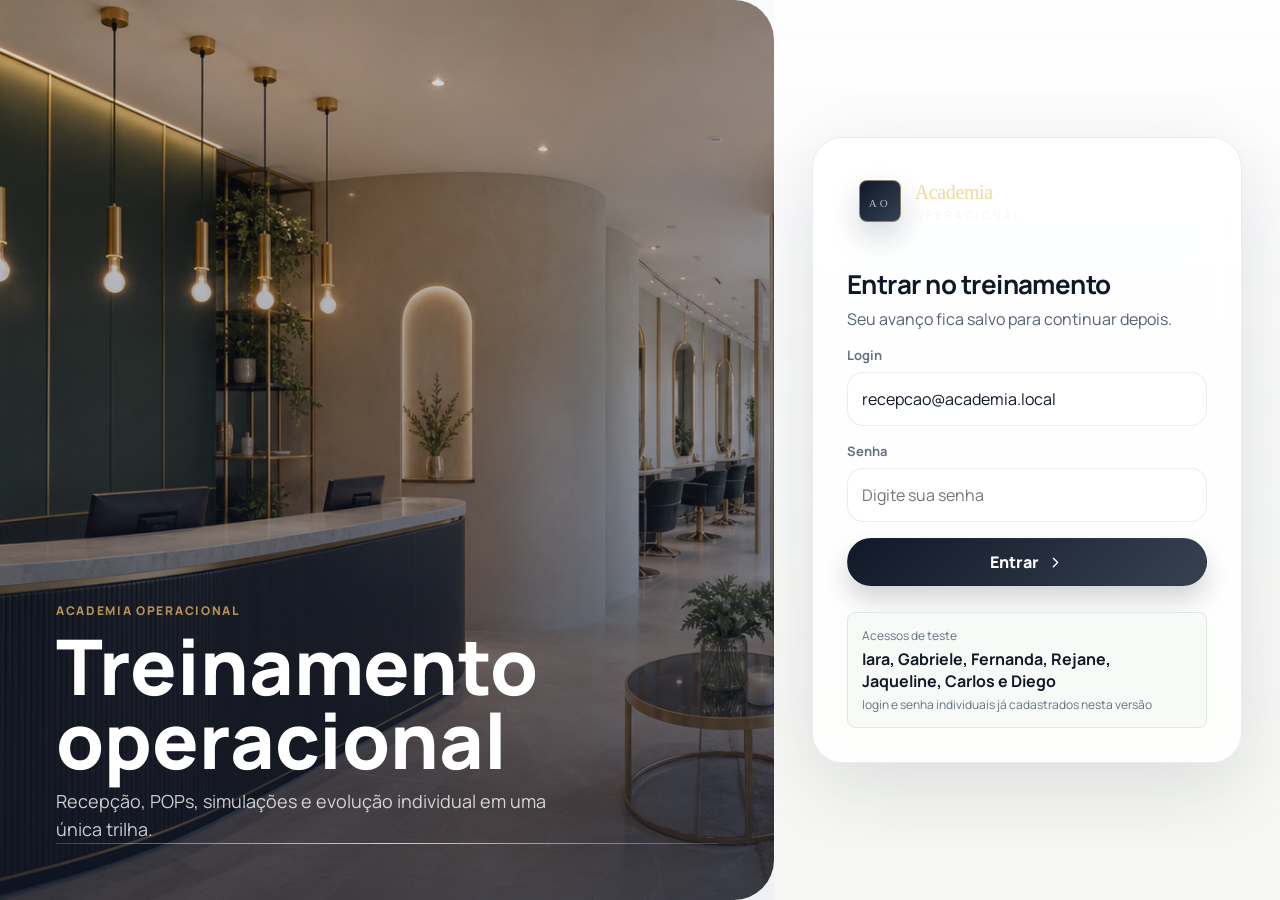
<file: index.html>
<!doctype html>
<html lang="pt-BR">
  <head>
    <meta charset="UTF-8" />
    <meta name="viewport" content="width=device-width, initial-scale=1.0" />
    <title>Academia Operacional</title>
    <script type="module" crossorigin src="./assets/index-Bak-5fSU.js"></script>
    <link rel="stylesheet" crossorigin href="./assets/index-B3fya2uu.css">
  </head>
  <body>
    <div id="root"></div>
  </body>
</html>
</file>
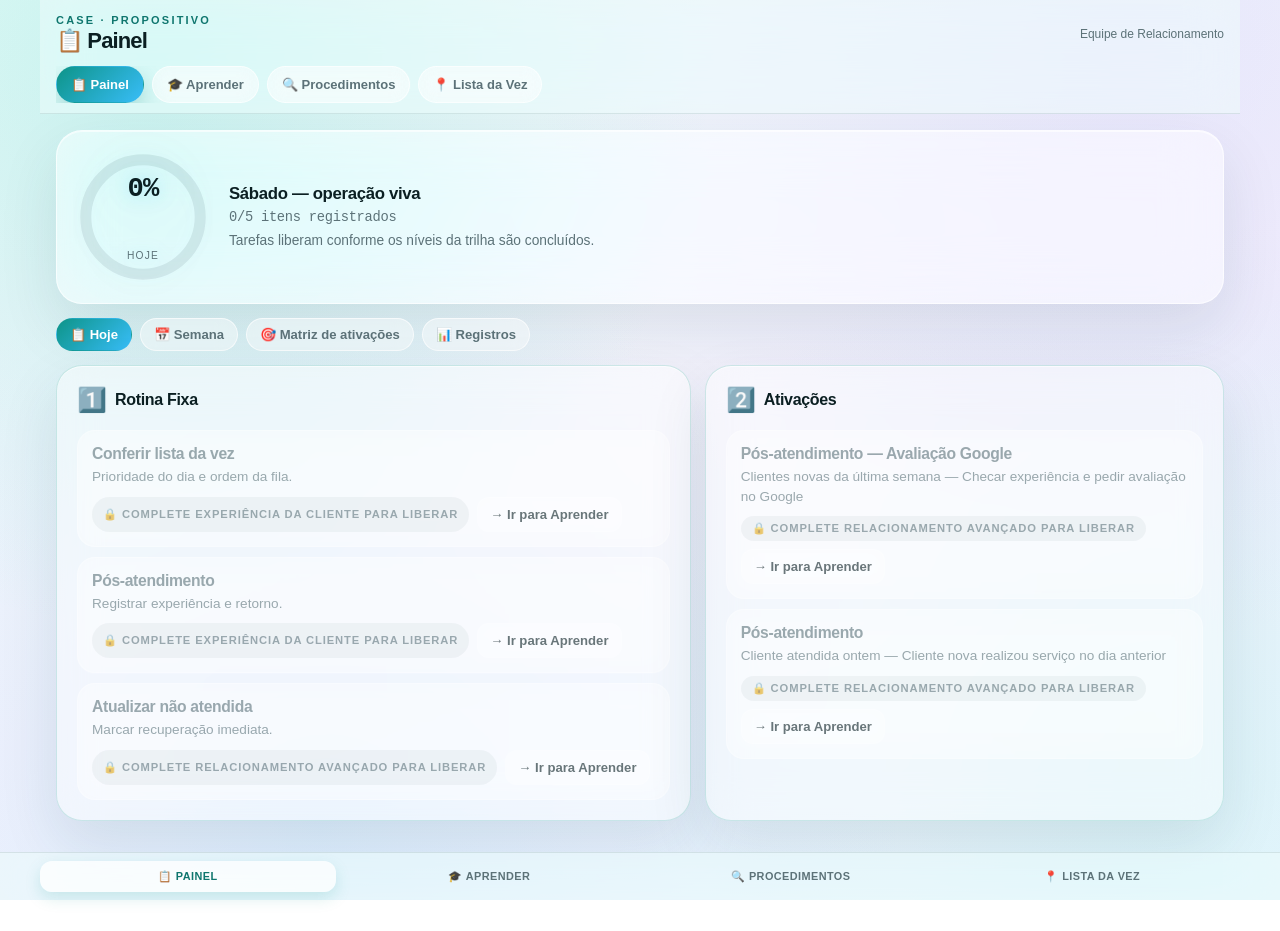
<file: case/index.html>
<!DOCTYPE html>
<html lang="pt-BR">
<head>
<meta charset="UTF-8" />
<meta name="viewport" content="width=device-width, initial-scale=1.0, viewport-fit=cover" />
<meta name="theme-color" content="#eef1f5" />
<title>Case · Propositivo</title>
<style>
:root{
  --bg-a:#eefbfa;
  --bg-b:#f3f1fc;
  --bg-c:#eef5ff;
  --ink:#0b1f22;
  --muted:#5c7278;
  --line:rgba(13,50,55,.10);
  --glass:rgba(255,255,255,.52);
  --glass-2:rgba(255,255,255,.7);
  --glass-edge:rgba(255,255,255,.65);
  --accent:#0d9488;
  --accent-2:#38bdf8;
  --accent-ink:#0f766e;
  --good:#22c55e;
  --warn:#f59e0b;
  --danger:#fb7185;
  --shadow:0 24px 60px rgba(15,60,65,.10);
  --radius:26px;
  --mono:ui-monospace,"SF Mono",Menlo,Consolas,monospace;
}
*{box-sizing:border-box;-webkit-tap-highlight-color:transparent}
html,body{min-height:100%}
body{
  margin:0;color:var(--ink);
  font-family:-apple-system,BlinkMacSystemFont,"SF Pro Display","SF Pro Text",Inter,ui-sans-serif,sans-serif;
  background:
    radial-gradient(circle at 12% 8%, rgba(45,212,191,.20), transparent 40%),
    radial-gradient(circle at 88% 6%, rgba(196,181,253,.22), transparent 42%),
    radial-gradient(circle at 25% 92%, rgba(125,211,252,.18), transparent 46%),
    radial-gradient(circle at 90% 85%, rgba(94,234,212,.14), transparent 40%),
    linear-gradient(160deg,var(--bg-a) 0%,var(--bg-b) 55%,var(--bg-c) 100%);
  background-attachment:fixed;
}
button,input,select,textarea{font:inherit}
button{cursor:pointer}
.mono{font-family:var(--mono);font-variant-numeric:tabular-nums;letter-spacing:-.02em}
.shell{max-width:1200px;margin:0 auto;padding:16px 16px 96px}
.top{
  position:sticky;top:0;z-index:40;
  margin:-16px -16px 16px;padding:14px 16px 10px;
  background:rgba(238,251,250,.6);
  backdrop-filter:blur(24px) saturate(160%);-webkit-backdrop-filter:blur(24px) saturate(160%);
  border-bottom:1px solid var(--line);
}
.brandrow{display:flex;align-items:center;justify-content:space-between;gap:12px}
.kicker{font-size:11px;letter-spacing:.2em;text-transform:uppercase;color:var(--accent-ink);font-weight:800}
.brandrow h1{margin:2px 0 0;font-size:22px;letter-spacing:-.04em}
.brandrow .who{color:var(--muted);font-size:12px;text-align:right}
.nav{display:flex;gap:8px;overflow:auto;margin-top:12px;scrollbar-width:none}
.nav::-webkit-scrollbar{display:none}
.navbtn{
  border:1px solid var(--glass-edge);background:rgba(255,255,255,.42);color:var(--muted);
  backdrop-filter:blur(10px);
  border-radius:999px;padding:10px 14px;white-space:nowrap;font-size:13px;font-weight:700;
}
.navbtn.on{background:linear-gradient(135deg,var(--accent),var(--accent-2));border-color:transparent;color:#fff;box-shadow:0 10px 22px rgba(13,148,136,.28)}
.card{
  background:var(--glass);
  border:1px solid var(--glass-edge);
  backdrop-filter:blur(28px) saturate(180%);-webkit-backdrop-filter:blur(28px) saturate(180%);
  border-radius:var(--radius);box-shadow:var(--shadow), inset 0 1px rgba(255,255,255,.6);
}
.section{padding:20px;margin-bottom:14px}
.section h2{margin:0 0 12px;font-size:.82rem;letter-spacing:.12em;text-transform:uppercase;color:var(--muted)}
.grid2{display:grid;grid-template-columns:1.1fr .9fr;gap:14px}
.muted{color:var(--muted)}
.eyebrow{
  display:inline-flex;align-items:center;gap:8px;padding:7px 12px;border-radius:999px;
  font-size:.72rem;letter-spacing:.14em;text-transform:uppercase;color:var(--accent-ink);
  background:rgba(13,148,136,.08);border:1px solid rgba(13,148,136,.18);font-weight:800;
}
.kpis{display:grid;grid-template-columns:repeat(4,minmax(0,1fr));gap:10px;margin-top:16px}
.kpi{padding:14px;border-radius:20px;background:rgba(255,255,255,.5);border:1px solid var(--glass-edge);backdrop-filter:blur(14px)}
.kpi .l{color:var(--muted);font-size:.8rem}
.kpi .v{margin-top:5px;font-size:1.55rem;font-weight:850;letter-spacing:-.02em}
.homegrid{display:grid;grid-template-columns:repeat(2,minmax(0,1fr));gap:12px}
.module{
  display:grid;gap:8px;padding:20px;text-align:left;
  background:rgba(255,255,255,.5);border:1px solid var(--glass-edge);border-radius:24px;
  backdrop-filter:blur(20px);
  transition:transform .15s ease, box-shadow .15s ease;
}
.module:hover{transform:translateY(-2px);box-shadow:var(--shadow)}
.module strong{font-size:1.05rem;letter-spacing:-.02em}
.module span{color:var(--muted);font-size:.86rem;line-height:1.45}
.module .tag{width:fit-content;font-size:.68rem;letter-spacing:.12em;text-transform:uppercase;color:var(--accent-ink);font-weight:800}
.pill{
  display:inline-flex;align-items:center;justify-content:center;padding:6px 11px;border-radius:999px;
  font-size:.7rem;font-weight:800;text-transform:uppercase;letter-spacing:.08em;white-space:nowrap;
}
.pill.good{background:rgba(34,197,94,.14);color:#0f7a3d}
.pill.warn{background:rgba(245,158,11,.16);color:#a15c07}
.pill.danger{background:rgba(251,113,133,.16);color:#b8244a}
.pill.neutral{background:rgba(13,50,55,.07);color:var(--muted)}
.pill.gold{background:rgba(13,148,136,.12);color:var(--accent-ink)}
.btn{
  border:0;border-radius:16px;padding:13px 16px;font-weight:750;color:#fff;
  background:linear-gradient(135deg,var(--accent),#0891b2);
  box-shadow:0 14px 28px rgba(13,148,136,.22);
}
.btn.secondary{color:var(--ink);background:rgba(255,255,255,.55);border:1px solid var(--glass-edge);box-shadow:none;backdrop-filter:blur(10px)}
.btn.small{padding:9px 12px;font-size:.82rem;border-radius:12px}
.btn:disabled{opacity:.4;cursor:not-allowed;filter:grayscale(.4)}
input,select,textarea{
  width:100%;padding:13px 14px;border-radius:16px;border:1px solid var(--line);
  background:rgba(255,255,255,.6);color:var(--ink);outline:none;backdrop-filter:blur(8px);
}
input:focus,select:focus,textarea:focus{border-color:rgba(13,148,136,.35);box-shadow:0 0 0 4px rgba(13,148,136,.1)}
textarea{min-height:84px;resize:vertical}
label{display:block;margin:0 0 6px;color:var(--muted);font-size:.8rem}
.row{display:grid;grid-template-columns:1fr 1fr;gap:10px}
.list{display:grid;gap:10px}
.item{
  padding:14px;border-radius:18px;background:rgba(255,255,255,.5);border:1px solid var(--glass-edge);backdrop-filter:blur(14px);
}
.item .toprow{display:flex;justify-content:space-between;gap:10px;align-items:center}
.item h4{margin:0;font-size:.98rem;letter-spacing:-.02em}
.item .meta{margin-top:4px;color:var(--muted);font-size:.85rem;line-height:1.45}
.item .btnrow{display:flex;gap:8px;flex-wrap:wrap;margin-top:10px}
.item.locked{opacity:.6}
.item.locked h4{color:var(--muted)}
/* Trilha */
.levels{display:grid;gap:12px}
.level{padding:18px}
.levelhead{display:flex;justify-content:space-between;align-items:center;gap:10px;margin-bottom:6px}
.levelhead strong{font-size:1.02rem;letter-spacing:-.02em}
.progressline{height:7px;border-radius:999px;background:rgba(13,50,55,.08);overflow:hidden;margin:8px 0 12px}
.progressline span{display:block;height:100%;border-radius:inherit;background:linear-gradient(90deg,var(--accent),var(--accent-2))}
.missions{display:grid;gap:8px}
.mission{
  display:grid;grid-template-columns:32px 1fr auto;align-items:center;gap:12px;
  padding:12px;border-radius:16px;background:rgba(255,255,255,.5);border:1px solid var(--glass-edge);text-align:left;backdrop-filter:blur(12px);
}
.mission:disabled{opacity:.5;cursor:not-allowed}
.mnum{
  width:30px;height:30px;border-radius:50%;display:grid;place-items:center;
  background:rgba(13,50,55,.07);color:var(--muted);font-size:.8rem;font-weight:900;
}
.mission.done .mnum{background:rgba(34,197,94,.18);color:#0f7a3d}
.mission strong{display:block;font-size:.92rem}
.mission small{display:block;color:var(--muted);margin-top:2px}
/* Missão aberta */
.missionview{display:grid;gap:14px}
.steps{display:grid;gap:8px}
.step{display:grid;grid-template-columns:26px 1fr;gap:10px;align-items:start;padding:11px 12px;border-radius:14px;background:rgba(255,255,255,.45);border:1px solid var(--glass-edge)}
.step b{display:grid;place-items:center;width:24px;height:24px;border-radius:999px;background:rgba(13,148,136,.14);color:var(--accent-ink);font-size:.75rem}
.step p{margin:0;color:var(--ink);font-size:.9rem;line-height:1.5}
.choice{
  display:flex;align-items:flex-start;gap:10px;width:100%;text-align:left;
  padding:13px;border-radius:14px;background:rgba(255,255,255,.6);border:1px solid var(--line);line-height:1.45;font-size:.92rem;
}
.choice.correct{border-color:rgba(34,197,94,.5);background:rgba(34,197,94,.1)}
.choice.wrong{border-color:rgba(251,113,133,.4);background:rgba(251,113,133,.08)}
.feedback{padding:13px;border-radius:14px;font-size:.9rem;line-height:1.5}
.feedback.ok{background:rgba(34,197,94,.1);color:#0f7a3d;border:1px solid rgba(34,197,94,.25)}
.feedback.no{background:rgba(251,113,133,.08);color:#b8244a;border:1px solid rgba(251,113,133,.2)}
/* Busca */
.searchbox input{padding:16px 18px;border-radius:20px;font-size:1rem}
.hits{display:grid;gap:10px;margin-top:12px}
.popcard{padding:14px;border-radius:18px;background:rgba(255,255,255,.55);border:1px solid var(--glass-edge);backdrop-filter:blur(14px)}
.popcard summary{cursor:pointer;font-weight:750;letter-spacing:-.02em;display:flex;justify-content:space-between;gap:10px;align-items:center;list-style:none}
.popcard summary::-webkit-details-marker{display:none}
.popcard ul{margin:10px 0 0;padding-left:18px;color:var(--muted);font-size:.9rem;line-height:1.6}
mark{background:rgba(45,212,191,.32);color:inherit;border-radius:3px;padding:0 2px}
/* Tabs internos */
.subtabs{display:flex;gap:8px;flex-wrap:wrap;margin-bottom:14px}
.subtab{border:1px solid var(--glass-edge);background:rgba(255,255,255,.42);color:var(--muted);border-radius:999px;padding:8px 13px;font-size:.82rem;font-weight:700;backdrop-filter:blur(10px)}
.subtab.on{background:linear-gradient(135deg,var(--accent),var(--accent-2));border-color:transparent;color:#fff}
/* Semana */
.calendar{display:grid;grid-template-columns:repeat(7,minmax(0,1fr));gap:8px}
.day{padding:12px;border-radius:16px;background:rgba(255,255,255,.45);border:1px solid var(--glass-edge);min-height:110px}
.day.today{border-color:rgba(13,148,136,.4);background:rgba(255,255,255,.7)}
.day .name{font-weight:800;margin-bottom:6px;font-size:.86rem}
.day .small{color:var(--muted);font-size:.78rem;line-height:1.45}
/* Lista da vez */
.vezname{font-size:clamp(2.6rem,8vw,4rem);letter-spacing:-.06em;line-height:.95;font-weight:900;margin:10px 0 6px;color:var(--ink)}
.rank{width:30px;height:30px;border-radius:50%;display:grid;place-items:center;background:rgba(13,50,55,.07);color:var(--muted);font-size:.78rem;font-weight:900;flex:0 0 auto}
.rank.star{background:linear-gradient(135deg,var(--accent),var(--accent-2));color:#fff}
.vrow{display:flex;align-items:center;gap:11px;padding:11px 2px;border-bottom:1px solid var(--line)}
.vrow:last-child{border-bottom:0}
.vrow .grow{flex:1;min-width:0}
.vrow .rname{font-weight:750;font-size:.94rem}
.vrow .rsub{font-size:.8rem;color:var(--muted);margin-top:1px}
.notice{
  padding:13px;border-radius:16px;border:1px solid rgba(13,148,136,.22);
  background:rgba(13,148,136,.07);color:var(--accent-ink);font-size:.86rem;line-height:1.5;margin-bottom:12px;
}
.modal{position:fixed;inset:0;background:rgba(11,31,34,.35);backdrop-filter:blur(6px);display:none;align-items:flex-end;justify-content:center;z-index:100;padding:14px}
.modal.open{display:flex}
.sheet{width:100%;max-width:540px;background:rgba(255,255,255,.85);backdrop-filter:blur(30px);border:1px solid var(--glass-edge);border-radius:26px 26px 18px 18px;padding:20px;box-shadow:var(--shadow)}
.sheet h3{margin:0 0 4px;font-size:1.2rem;letter-spacing:-.03em}
.sheet p{color:var(--muted);font-size:.9rem;line-height:1.5;margin:0 0 14px}
.footbar{
  position:fixed;left:0;right:0;bottom:0;z-index:39;
  background:rgba(238,251,250,.62);backdrop-filter:blur(24px) saturate(160%);
  border-top:1px solid var(--line);
  padding:8px 12px calc(8px + env(safe-area-inset-bottom));
}
.footinner{max-width:1200px;margin:0 auto;display:flex;gap:6px}
.footbtn{flex:1;border:0;background:transparent;color:var(--muted);border-radius:12px;padding:9px 4px;font-size:.68rem;font-weight:800;text-transform:uppercase;letter-spacing:.04em}
.footbtn.on{background:rgba(255,255,255,.75);color:var(--accent-ink);box-shadow:0 6px 16px rgba(13,148,136,.16)}
.hidden{display:none!important}

/* Anel do dia — elemento de assinatura */
.dayring-wrap{display:flex;align-items:center;gap:20px;flex-wrap:wrap}
.dayring{position:relative;width:132px;height:132px;flex:0 0 auto;filter:drop-shadow(0 0 26px rgba(45,212,191,.4)) drop-shadow(0 0 8px rgba(56,189,248,.25))}
.dayring svg{width:100%;height:100%;transform:rotate(-90deg)}
.dayring .ring-track{fill:none;stroke:rgba(13,50,55,.09);stroke-width:10}
.dayring .ring-fill{fill:none;stroke-width:10;stroke-linecap:round;transition:stroke-dashoffset .8s cubic-bezier(.2,.8,.2,1)}
.dayring-label{position:absolute;inset:0;display:grid;place-items:center;text-align:center}
.dayring-label strong{display:block;font-size:1.7rem;font-weight:800;letter-spacing:-.03em}
.dayring-label span{display:block;font-size:.64rem;text-transform:uppercase;letter-spacing:.12em;color:var(--muted);margin-top:2px}
.dayring-copy{display:grid;gap:4px;min-width:160px}
.dayring-copy strong{font-size:1.05rem;letter-spacing:-.02em}
.dayring-copy span{color:var(--muted);font-size:.86rem;line-height:1.4}

/* Destaque comercial */
.spotlight{
  padding:22px;border-radius:26px;text-align:left;width:100%;
  background:linear-gradient(155deg,rgba(13,148,136,.94),rgba(8,145,178,.9));
  color:#eafffb;border:1px solid rgba(255,255,255,.25);box-shadow:0 26px 60px rgba(13,148,136,.32), inset 0 1px rgba(255,255,255,.3);
  position:relative;overflow:hidden;
}
.spotlight:before{content:"";position:absolute;inset:auto -30% -60% auto;width:220px;height:220px;border-radius:50%;background:radial-gradient(circle,rgba(255,255,255,.28),transparent 70%)}
.spotlight .tag{display:inline-flex;padding:5px 11px;border-radius:999px;background:rgba(255,255,255,.18);font-size:.66rem;letter-spacing:.14em;text-transform:uppercase;font-weight:800}
.spotlight h3{margin:12px 0 6px;font-size:1.5rem;letter-spacing:-.03em}
.spotlight p{margin:0;color:rgba(234,255,251,.86);font-size:.92rem;line-height:1.5;max-width:52ch}
.spotlight .vplay{background:#fff;color:var(--accent-ink)}
.principios{display:flex;flex-wrap:wrap;gap:8px;margin-top:16px;position:relative}
.principio-chip{display:inline-flex;align-items:center;gap:6px;padding:8px 13px;border-radius:999px;background:rgba(255,255,255,.16);border:1px solid rgba(255,255,255,.28);font-size:.78rem;font-weight:700}

/* Vídeos */
.vcards{display:grid;grid-template-columns:repeat(2,minmax(0,1fr));gap:12px}
@media(max-width:860px){.vcards{grid-template-columns:1fr}}
.vcard{display:grid;gap:8px;padding:20px;text-align:left;border-radius:24px;border:1px solid rgba(45,212,191,.28);
  background:linear-gradient(160deg,rgba(10,30,33,.94),rgba(6,20,24,.96));color:#eafffb;box-shadow:var(--shadow);
  transition:transform .15s ease}
.vcard:hover{transform:translateY(-2px)}
.vcard .vk{font-size:.68rem;letter-spacing:.16em;text-transform:uppercase;color:#5eead4;font-weight:800}
.vcard strong{font-size:1.05rem;letter-spacing:-.02em;color:#d6fff8}
.vcard span{color:#9fb8b8;font-size:.85rem;line-height:1.45}
.vcard .vmeta{display:flex;justify-content:space-between;align-items:center;margin-top:4px}
.vplay{display:inline-grid;place-items:center;width:38px;height:38px;border-radius:50%;background:#2dd4bf;color:#062421;font-size:.9rem}
.vplayer{position:fixed;inset:0;z-index:200;display:none;flex-direction:column;background:
  radial-gradient(circle at 20% -10%, rgba(45,212,191,.18), transparent 36%),
  radial-gradient(circle at 100% 0%, rgba(56,189,248,.1), transparent 30%),#071417;color:#eafffb}
.vplayer.open{display:flex}
.vtop{display:flex;align-items:center;justify-content:space-between;gap:10px;padding:14px 16px}
.vtop .vt{font-size:.72rem;letter-spacing:.18em;text-transform:uppercase;color:#5eead4;font-weight:800}
.vclose{border:1px solid rgba(94,234,212,.3);background:transparent;color:#d6fff8;border-radius:999px;padding:8px 14px;font-size:.8rem;font-weight:800}
.vprog{display:flex;gap:5px;padding:0 16px}
.vprog i{flex:1;height:3px;border-radius:999px;background:rgba(234,255,251,.14);overflow:hidden;display:block}
.vprog i b{display:block;height:100%;width:0;background:#2dd4bf;border-radius:inherit}
.vstage{flex:1;display:grid;place-items:center;padding:20px 22px;overflow:hidden}
.vinner{width:min(680px,100%);display:grid;gap:16px;text-align:center;justify-items:center}
.vkick{font-size:.72rem;letter-spacing:.22em;text-transform:uppercase;color:#5eead4;font-weight:800;animation:vfade .6s ease both}
.vtitle{font-size:clamp(1.7rem,6vw,2.7rem);line-height:1.04;letter-spacing:-.045em;font-weight:900;color:#d6fff8;animation:vfade .6s .1s ease both;margin:0}
.vlines{display:grid;gap:9px;justify-items:center}
.vline{max-width:56ch;padding:11px 16px;border-radius:14px;background:rgba(234,255,251,.05);
  border:1px solid rgba(94,234,212,.18);color:#eafffb;font-size:.95rem;line-height:1.5;
  opacity:0;animation:vfade .55s ease forwards}
.vvis{height:120px;display:grid;place-items:center;animation:vfade .7s .05s ease both}
.vvis svg{height:110px;width:auto;max-width:280px;overflow:visible}
.vfoot{display:flex;justify-content:center;gap:10px;padding:14px 16px calc(16px + env(safe-area-inset-bottom))}
.vbtn{border:1px solid rgba(94,234,212,.3);background:rgba(234,255,251,.05);color:#d6fff8;border-radius:999px;min-width:46px;padding:11px 16px;font-weight:800;font-size:.85rem}
.vbtn.gold{background:#2dd4bf;border-color:#2dd4bf;color:#062421}
@keyframes vfade{from{opacity:0;transform:translateY(12px)}to{opacity:1;transform:none}}
@keyframes vpulse{0%,100%{transform:scale(1);opacity:.9}50%{transform:scale(1.12);opacity:1}}
@keyframes vspin{to{transform:rotate(360deg)}}
@keyframes vdash{to{stroke-dashoffset:0}}
@keyframes vfloat{0%,100%{transform:translateY(0)}50%{transform:translateY(-7px)}}
.vp1{animation:vpulse 2.4s ease-in-out infinite}
.vsp{transform-origin:center;animation:vspin 14s linear infinite}
.vfl{animation:vfloat 3.2s ease-in-out infinite}
.vdr{stroke-dasharray:300;stroke-dashoffset:300;animation:vdash 1.6s .3s ease forwards}

@media(max-width:860px){
  .grid2{grid-template-columns:1fr}
  .kpis{grid-template-columns:1fr 1fr}
  .calendar{grid-template-columns:1fr 1fr}
  .homegrid{grid-template-columns:1fr}
  .dayring-wrap{justify-content:center;text-align:center}
}

/* Panel sections with visual hierarchy */
.panel-section{padding:20px;margin-bottom:14px;background:rgba(255,255,255,.45);border:1px solid rgba(13,148,136,.18);backdrop-filter:blur(20px)}
.panel-section h2{margin:0 0 14px;font-size:1rem;letter-spacing:-.02em;text-transform:none;color:var(--ink);font-weight:800}
</style>
</head>
<body>
<div class="shell">
  <header class="top">
    <div class="brandrow">
      <div>
        <div class="kicker">Case · Propositivo</div>
        <h1 id="viewTitle">Aprender</h1>
      </div>
      <div class="who" id="whoBox">Equipe de Relacionamento</div>
    </div>
    <div class="nav" id="mainNav"></div>
  </header>
  <main id="main"></main>
</div>

<div class="footbar">
  <div class="footinner" id="footNav"></div>
</div>

<div class="vplayer" id="vplayer"></div>

<div class="modal" id="modal" onclick="if(event.target.id==='modal')closeModal()">
  <div class="sheet">
    <h3 id="modalTitle"></h3>
    <p id="modalText"></p>
    <div id="modalBody"></div>
    <div style="display:flex;gap:8px;margin-top:14px">
      <button class="btn secondary small" onclick="closeModal()">Cancelar</button>
      <button class="btn small" id="modalConfirm">Confirmar</button>
    </div>
  </div>
</div>

<script>
/* ============ DADOS OPERACIONAIS (fonte: POP Recepção + Matriz de Ativações + Cronograma) ============ */

const POPS = [
  {id:"abertura", title:"Abertura do Salão", group:"Rotina", setor:"Recepção", steps:[
    "Conferir entrada, área de espera, balcão, vitrine de produtos e materiais de atendimento.",
    "Conferir funcionamento de telefone, internet, som, ar-condicionado, máquinas de cartão e impressora de nota fiscal.",
    "Conferir cartão de visita, bobinas, sacolas, materiais de recepção e itens de apoio.",
    "Conferir agenda geral do dia: erros, sobreposições, falta de profissional, encaixes sem validação, horários sensíveis.",
    "Checar lista da vez do dia anterior e validar pendências antes de iniciar novos atendimentos.",
    "Informar imediatamente a gerência sobre qualquer item que interfira na operação."]},
  {id:"apresentacao", title:"Apresentação Pessoal", group:"Rotina", setor:"Recepção", steps:[
    "Manter cabelo arrumado desde o início do expediente, com acabamento profissional.",
    "Usar uniforme completo, limpo, alinhado e sem sinais de desgaste.",
    "Manter maquiagem pronta, batom neutro ou suave, sobrancelhas cuidadas.",
    "Manter unhas feitas, limpas e com cores neutras ou suaves.",
    "Usar apenas acessórios discretos e simples.",
    "Corrigir imediatamente qualquer ponto de imagem que reduza a percepção de padrão."]},
  {id:"agendamento", title:"Agendamento", group:"Agenda", setor:"Recepção", steps:[
    "Solicitar nome completo e telefone da cliente para localizar ou confirmar cadastro.",
    "Perguntar qual serviço deseja realizar e se possui profissional de preferência.",
    "Conferir histórico da cliente: profissional recorrente, preferências e restrições.",
    "Validar disponibilidade do profissional escolhido e oferecer horários próximos quando necessário.",
    "Se não houver preferência, utilizar a lista da vez de forma discreta, justa e registrada.",
    "Em caso de encaixe, validar com o profissional e garantir que não comprometa outra cliente.",
    "Confirmar data, horário, serviço, profissional e unidade antes de finalizar.",
    "Registrar origem da preferência quando cliente nova pedir profissional específico."]},
  {id:"cadastro", title:"Cadastro de Cliente", group:"Agenda", setor:"Recepção", steps:[
    "Solicitar nome completo, telefone, data de aniversário e informações essenciais com gentileza.",
    "Perguntar se deseja informar e-mail e CPF para emissão de nota fiscal.",
    "Registrar origem da cliente: indicação, tráfego pago, Instagram, profissional, retorno espontâneo ou parceria.",
    "Atualizar dados sempre que houver divergência ou informação incompleta.",
    "Agradecer e confirmar que o cadastro foi concluído."]},
  {id:"telefone", title:"Atendimento Telefônico e WhatsApp", group:"Agenda", setor:"Recepção", steps:[
    "Atender ou responder com saudação, nome do salão e identificação pessoal.",
    "Entender a necessidade da cliente antes de oferecer horário.",
    "Conferir ou criar cadastro conforme necessidade.",
    "Agendar, alterar ou cancelar seguindo as regras de agenda.",
    "Esclarecer dúvidas com segurança ou direcionar para a pessoa correta.",
    "Oferecer serviço adicional coerente com a necessidade da cliente.",
    "Encerrar confirmando as informações e agradecendo o contato.",
    "Retomar conversas em aberto conforme regra de sequência de conversão D0, D1, D3, D5 e D7."]},
  {id:"primeirocontato", title:"Primeiro Contato no Salão", group:"Experiência", setor:"Recepção", steps:[
    "Receber a cliente com sorriso, postura e cumprimento adequado ao turno.",
    "Se apresentar e chamar a cliente pelo nome quando possível.",
    "Confirmar atendimento, profissional e horário.",
    "Oferecer água, café, chá e senha do Wi-Fi.",
    "Acomodar e acompanhar até o profissional ou sala correta.",
    "Zelar pela cliente entre atendimentos, principalmente em espera, troca de serviço ou deslocamento interno."]},
  {id:"listadavez", title:"Lista da Vez", group:"Agenda", setor:"Recepção", steps:[
    "Identificar o serviço solicitado e consultar a lista correspondente.",
    "Identificar o profissional da vez e verificar disponibilidade real.",
    "Confirmar possibilidade de atendimento com o profissional quando houver encaixe.",
    "Se o profissional não puder atender, registrar a situação e passar para o próximo conforme regra.",
    "Anular posições de profissionais ausentes no dia.",
    "Registrar nome da cliente, serviço, profissional, data, horário e responsável.",
    "Agendamento antecipado: marcar provisoriamente e confirmar após a presença da cliente.",
    "Corrigir a lista em caso de falta, cancelamento ou remarcação conforme orientação da gerência."]},
  {id:"espera", title:"Cliente em Espera", group:"Experiência", setor:"Recepção", steps:[
    "Informar o motivo da espera com transparência e pedir desculpas pelo desconforto.",
    "Informar tempo estimado e perguntar se a cliente consegue aguardar.",
    "Oferecer água, café, chá, Wi-Fi e acomodação adequada.",
    "Oferecer serviço viável durante a espera, quando fizer sentido.",
    "Cronometrar o tempo informado e reposicionar a cliente antes do limite combinado.",
    "Se a espera aumentar, explicar novamente, pedir desculpas e oferecer alternativa.",
    "Acionar a gerência se a espera comprometer a experiência."]},
  {id:"revenda", title:"Revenda de Produtos", group:"Comercial", setor:"Recepção", steps:[
    "Perguntar se algum produto foi indicado pelo profissional.",
    "Sem indicação, entender a necessidade da cliente antes de sugerir.",
    "Apresentar produto adequado, modo de uso, benefício e complementar quando pertinente.",
    "Permitir que a cliente veja, toque ou conheça a textura do produto.",
    "Confirmar se pode entrar em contato depois para acompanhar resultado.",
    "Embalar com cuidado, cobrar, emitir nota quando solicitado e agradecer."]},
  {id:"interno", title:"Atendimento Interno da Equipe", group:"Rotina", setor:"Recepção", steps:[
    "Realizar agendamentos, alterações e cancelamentos solicitados por profissionais conforme regra da gerência.",
    "Orientar profissionais sobre agenda, lista da vez, encaixes, horários e fluxo do dia.",
    "Alterar agenda apenas com autorização quando impactar cliente, faturamento ou outro profissional.",
    "Informar gerência sobre atraso, ausência, erro ou conflito.",
    "Priorizar sempre a cliente em relação a demandas internas.",
    "Comunicar alterações de agenda aos profissionais envolvidos."]},
  {id:"cobranca", title:"Cobrança e Fechamento da Experiência", group:"Comercial", setor:"Recepção", steps:[
    "Cumprimentar a cliente e localizar a comanda no sistema.",
    "Confirmar os serviços realizados antes da cobrança.",
    "Em divergência, consultar quem lançou antes de editar e comunicar profissional e gerência.",
    "Informar valor total com discrição e clareza.",
    "Perguntar se a cliente ficou feliz com o atendimento antes de finalizar.",
    "Se houver insatisfação, não concluir a cobrança sem acionar a gerência.",
    "Realizar pagamento e organizar comprovantes por forma e bandeira.",
    "Perguntar sobre próxima visita e produto para casa.",
    "Nunca permitir saída sem pagamento validado, salvo orientação expressa da gerência."]},
  {id:"caixa", title:"Fechamento de Caixa", group:"Rotina", setor:"Recepção", steps:[
    "Conferir pagamentos em débito, crédito, dinheiro e demais formas aceitas.",
    "Comparar comprovantes físicos, sistema e movimentação do dia.",
    "Realizar fechamento no sistema.",
    "Organizar comprovantes conforme padrão interno.",
    "Comunicar imediatamente qualquer divergência para a gerência.",
    "Registrar pendências ou ajustes que precisem de acompanhamento."]},
  {id:"followup", title:"Sequência de Conversão e Ativações", group:"Relacionamento", setor:"Recepção", steps:[
    "Executar sequências de conversão D0, D1, D3, D5 e D7 para clientes sem resposta ou em negociação.",
    "Classificar cada contato por etapa do funil: cliente novo, contato feito, qualificado, oferta enviada, em objeção, agendado ou perdido.",
    "Ativar aniversariantes, inativas, canceladas, faltantes e serviços recorrentes vencidos.",
    "Registrar tentativa, canal, resposta, próxima ação e resultado.",
    "Sem horário ou profissional disponível: registrar motivo para análise da gerência.",
    "Reportar semanalmente ativações, respostas, agendamentos e perdas por indisponibilidade."]},
  {id:"conversao", title:"Sequência de Conversão D0–D7", group:"Relacionamento", setor:"Recepção", steps:[
    "Abrir o controle de Sequência de Conversão no início do período definido.",
    "Filtrar clientes com status em aberto, sem resposta ou com próxima ação vencida.",
    "Conferir data do primeiro contato, etapa atual, responsável, prazo e histórico.",
    "Realizar a próxima tentativa conforme etapa D0, D1, D3, D5 ou D7.",
    "Registrar canal utilizado, resposta, nova etapa, prazo e resultado.",
    "Com interesse: direcionar para agendamento com data, horário, serviço e profissional.",
    "Sem retorno até D7: classificar como sem resposta e encerrar com observação objetiva.",
    "Impossibilidade operacional: registrar motivo (falta de horário, profissional, cliente indisponível).",
    "Reportar ao fim do dia: convertidas, em aberto e impedimentos relevantes."]},
  {id:"tec_padrao", title:"Padrão Comum de Atendimento Técnico", group:"Atendimento", setor:"Parceiros Técnicos", steps:[
    "Receber a cliente pelo nome e apresentar-se quando necessário.",
    "Confirmar serviço contratado e expectativa.",
    "Explicar etapas essenciais sem prolongar.",
    "Executar com técnica, higiene, cuidado e discrição.",
    "Perguntar se a cliente está confortável.",
    "Confirmar satisfação antes de finalizar.",
    "Lançar serviço correto na comanda.",
    "Organizar material, bancada ou sala após o atendimento."]},
  {id:"tec_cabeleireiro", title:"Cabeleireiro", group:"Atendimento", setor:"Parceiros Técnicos", steps:[
    "Realizar diagnóstico visual e conversa inicial.",
    "Confirmar objetivo, histórico químico, manutenção e limite técnico.",
    "Alinhar resultado possível antes de iniciar.",
    "Executar serviço conforme técnica e segurança.",
    "Orientar manutenção em casa e próximo retorno."]},
  {id:"tec_jr_acolhimento", title:"Cabeleireiro Júnior — Acolhimento", group:"Atendimento", setor:"Parceiros Técnicos", steps:[
    "Preparar lavatório, toalhas, produtos e apoio antes da cliente chegar.",
    "Acolher cliente com educação e segurança.",
    "Confirmar orientação do profissional responsável.",
    "Executar lavagem, tratamento ou apoio conforme instrução.",
    "Avisar profissional sobre qualquer sensibilidade ou observação da cliente."]},
  {id:"tec_jr_finalizacao", title:"Cabeleireiro Júnior — Finalização", group:"Atendimento", setor:"Parceiros Técnicos", steps:[
    "Confirmar acabamento esperado com o profissional responsável.",
    "Preparar ferramentas e finalizadores.",
    "Finalizar com cuidado, alinhamento e atenção aos detalhes.",
    "Solicitar validação do profissional quando necessário.",
    "Limpar estação e guardar materiais."]},
  {id:"tec_manicure", title:"Manicure e Pedicure", group:"Atendimento", setor:"Parceiros Técnicos", steps:[
    "Confirmar formato, comprimento, cor e preferência da cliente.",
    "Usar materiais limpos, esterilizados ou descartáveis.",
    "Abrir descartáveis diante da cliente quando aplicável.",
    "Executar com delicadeza e higiene.",
    "Separar instrumentos reutilizáveis para esterilização."]},
  {id:"tec_nail", title:"Nail Design", group:"Atendimento", setor:"Parceiros Técnicos", steps:[
    "Confirmar técnica, formato, comprimento, manutenção anterior e expectativa.",
    "Avaliar condição da unha natural antes de iniciar.",
    "Usar materiais adequados e higienizados.",
    "Orientar cuidados, manutenção e retorno.",
    "Registrar serviço correto na comanda."]},
  {id:"tec_make", title:"Maquiagem", group:"Atendimento", setor:"Parceiros Técnicos", steps:[
    "Confirmar ocasião, preferência, pele, sensibilidade e referência visual.",
    "Preparar pele com higiene e produtos adequados.",
    "Manter pincéis e materiais higienizados.",
    "Validar pontos principais antes da finalização.",
    "Orientar retoques e conservação."]},
  {id:"tec_depilacao", title:"Depilação", group:"Atendimento", setor:"Parceiros Técnicos", steps:[
    "Confirmar área, sensibilidade, alergias e uso de produtos ou medicamentos relevantes.",
    "Garantir privacidade.",
    "Usar materiais descartáveis ou higienizados conforme norma.",
    "Executar com técnica, cuidado e discrição.",
    "Orientar cuidados pós-procedimento."]},
  {id:"tec_estetica", title:"Estética Facial e Corporal", group:"Atendimento", setor:"Parceiros Técnicos", steps:[
    "Confirmar objetivo, queixa e contraindicações.",
    "Explicar etapas principais.",
    "Usar materiais limpos, descartáveis ou esterilizados.",
    "Acompanhar conforto durante o procedimento.",
    "Orientar cuidados pós-procedimento."]},
  {id:"tec_podologia", title:"Podologia", group:"Atendimento", setor:"Parceiros Técnicos", steps:[
    "Avaliar queixa, sensibilidade, histórico e condição dos pés.",
    "Usar materiais esterilizados ou descartáveis.",
    "Não executar procedimento fora de segurança técnica.",
    "Orientar cuidados e retorno.",
    "Encaminhar para avaliação especializada quando houver sinal de risco."]},
  {id:"tec_masso", title:"Massoterapia", group:"Atendimento", setor:"Parceiros Técnicos", steps:[
    "Confirmar objetivo, desconfortos, restrições e preferência de pressão.",
    "Garantir privacidade e conforto.",
    "Explicar tempo e condução do atendimento.",
    "Ajustar pressão conforme retorno da cliente.",
    "Orientar hidratação e cuidados após a sessão."]},
  {id:"est_recebimento", title:"Recebimento de Produtos", group:"Controle", setor:"Estoque", steps:[
    "Conferir nota, pedido, quantidade, marca, linha e validade.",
    "Separar divergências antes de guardar.",
    "Registrar entrada no controle definido.",
    "Guardar por categoria, uso, validade e criticidade.",
    "Comunicar faltas, avarias ou troca de item."]},
  {id:"est_reposicao", title:"Reposição Diária", group:"Controle", setor:"Estoque", steps:[
    "Conferir itens críticos no início do dia.",
    "Repor pontos de uso conforme consumo real.",
    "Evitar excesso em bancadas e salas.",
    "Registrar itens abaixo do mínimo.",
    "Acionar compra ou liderança antes de faltar."]},
  {id:"est_interno", title:"Atendimento Interno ao Profissional", group:"Controle", setor:"Estoque", steps:[
    "Receber solicitação conforme regra da unidade.",
    "Conferir item, quantidade, finalidade e profissional.",
    "Entregar somente o necessário.",
    "Registrar saída.",
    "Comunicar consumo fora do padrão."]},
  {id:"est_inventario", title:"Inventário", group:"Controle", setor:"Estoque", steps:[
    "Contar produtos por categoria.",
    "Separar vencidos, avariados ou sem identificação.",
    "Comparar físico com controle.",
    "Registrar divergências.",
    "Ajustar estoque apenas com autorização."]},
  {id:"est_validade", title:"Validade e Conservação", group:"Controle", setor:"Estoque", steps:[
    "Usar primeiro os produtos com vencimento mais próximo.",
    "Manter embalagens fechadas, limpas e identificadas.",
    "Não liberar produto vencido, sem rótulo ou com alteração de aspecto.",
    "Sinalizar produtos parados ou com baixo giro."]},
  {id:"est_desperdicio", title:"Controle de Desperdício", group:"Controle", setor:"Estoque", steps:[
    "Acompanhar consumo por setor.",
    "Identificar uso excessivo ou repetido.",
    "Orientar equipe quando houver desperdício.",
    "Registrar ocorrências para análise da liderança."]},
  {id:"limp_diaria", title:"Abertura e Limpeza Diária", group:"Ambientes", setor:"Limpeza", steps:[
    "Repor sabonete, papel, álcool, sacos de lixo e itens de banheiro.",
    "Limpar recepção, salão, circulação, banheiros e áreas de apoio.",
    "Higienizar bancadas, cadeiras, apoios, espelhos, maçanetas e superfícies de contato.",
    "Retirar lixo e trocar sacos.",
    "Comunicar falta de material, dano ou risco."]},
  {id:"limp_revisao", title:"Revisão Durante a Operação", group:"Ambientes", setor:"Limpeza", steps:[
    "Revisar banheiros em horários definidos.",
    "Manter áreas comuns sem lixo, copos, toalhas ou materiais fora do lugar.",
    "Atuar sem atrapalhar atendimentos.",
    "Sinalizar piso molhado quando necessário."]},
  {id:"limp_salas", title:"Limpeza de Salas Técnicas", group:"Ambientes", setor:"Limpeza", steps:[
    "Limpar salas de maquiagem, podologia, depilação, estética, massoterapia, progressiva, mega hair e sala VIP conforme cronograma.",
    "Higienizar maca, bancada, carrinho, espelho, lixeira, chão e pontos de contato.",
    "Registrar sala limpa ou impedida por atendimento."]},
  {id:"limp_pesada", title:"Limpeza Pesada Semanal", group:"Ambientes", setor:"Limpeza", steps:[
    "Lavar banheiros.",
    "Limpar rodapés, cantos, portas, áreas externas e pontos de acúmulo.",
    "Organizar área de funcionários, copa e apoio.",
    "Registrar conclusão no cronograma."]},
  {id:"limp_banheiros", title:"Banheiros", group:"Ambientes", setor:"Limpeza", steps:[
    "Conferir cheiro, papel, sabonete, lixo, piso, pia, espelho e vaso.",
    "Limpar imediatamente quando houver uso intenso.",
    "Registrar revisões conforme escala."]},
  {id:"mano_recepcao", title:"Recepção do Veículo", group:"Veículos", setor:"Manobristas", steps:[
    "Cumprimentar a cliente e orientar acesso à recepção.",
    "Identificar veículo e chave conforme regra.",
    "Verificar avarias aparentes antes de manobrar.",
    "Guardar chave no local definido."]},
  {id:"mano_guarda", title:"Guarda e Circulação", group:"Veículos", setor:"Manobristas", steps:[
    "Manobrar com atenção ao fluxo da rua e pedestres.",
    "Não usar celular durante manobra.",
    "Não alterar rádio, banco, ar ou objetos da cliente sem necessidade.",
    "Manter chave e identificação organizadas."]},
  {id:"mano_devolucao", title:"Devolução do Veículo", group:"Veículos", setor:"Manobristas", steps:[
    "Confirmar identificação.",
    "Entregar chave apenas à cliente ou pessoa autorizada.",
    "Agradecer a visita.",
    "Informar imediatamente qualquer incidente ou atraso."]},
  {id:"manu_ronda", title:"Ronda Preventiva", group:"Estrutura", setor:"Manutenção", steps:[
    "Verificar iluminação, hidráulica, elétrica aparente, ar-condicionado, portas, fechaduras e mobiliário.",
    "Registrar itens com falha.",
    "Resolver pequenos ajustes autorizados.",
    "Encaminhar demandas técnicas à liderança."]},
  {id:"manu_chamado", title:"Chamado de Manutenção", group:"Estrutura", setor:"Manutenção", steps:[
    "Receber demanda com local, problema e urgência.",
    "Avaliar risco para cliente, equipe e operação.",
    "Isolar área quando necessário.",
    "Executar ou acionar prestador autorizado.",
    "Registrar conclusão e pendência."]},
  {id:"manu_equip", title:"Equipamentos", group:"Estrutura", setor:"Manutenção", steps:[
    "Conferir funcionamento antes de uso crítico.",
    "Retirar de uso equipamento com risco.",
    "Identificar equipamento parado.",
    "Comunicar liderança para reparo, troca ou compra."]},
  {id:"copa_diaria", title:"Organização Diária", group:"Equipe", setor:"Copa", steps:[
    "Manter pia, bancada, mesa, geladeira e lixeira limpas.",
    "Guardar itens pessoais no local correto.",
    "Não deixar louça, alimento aberto ou lixo acumulado.",
    "Repor itens permitidos conforme rotina."]},
  {id:"copa_uso", title:"Uso da Copa", group:"Equipe", setor:"Copa", steps:[
    "Usar a copa sem comprometer atendimento ou circulação.",
    "Respeitar horários e regras internas.",
    "Identificar alimentos pessoais quando aplicável.",
    "Descartar itens vencidos ou sem identificação conforme orientação."]},
  {id:"copa_fechamento", title:"Fechamento da Copa", group:"Equipe", setor:"Copa", steps:[
    "Recolher lixo.",
    "Limpar pia e bancada.",
    "Conferir geladeira e utensílios.",
    "Deixar o ambiente pronto para o próximo dia."]},
  {id:"gov_conferencia", title:"Conferência Diária", group:"Governança", setor:"Gestão", steps:[
    "Revisar cronogramas do dia.",
    "Identificar tarefas não concluídas.",
    "Priorizar pendências que impactam cliente, segurança, caixa, estoque ou agenda.",
    "Cobrar responsável sem exposição desnecessária.",
    "Registrar conclusão."]},
  {id:"gov_pendencias", title:"Tratamento de Pendências", group:"Governança", setor:"Gestão", steps:[
    "Descrever o problema de forma objetiva.",
    "Indicar setor, responsável, prazo e impacto.",
    "Atualizar status até conclusão.",
    "Escalar para liderança quando o prazo vencer.",
    "Validar conclusão por conferência real, não apenas confirmação verbal."]},
  {id:"gov_treinamento", title:"Treinamento de Equipe", group:"Governança", setor:"Gestão", steps:[
    "Apresentar o POP antes de cobrar execução.",
    "Validar entendimento com perguntas práticas.",
    "Acompanhar execução real.",
    "Corrigir no momento, com clareza e respeito.",
    "Registrar necessidade de reciclagem."]},
  {id:"gov_atualizacao", title:"Atualização de POP", group:"Governança", setor:"Gestão", steps:[
    "Registrar sugestão ou falha encontrada.",
    "Avaliar impacto operacional.",
    "Atualizar apenas com autorização da liderança.",
    "Comunicar mudança para todos os envolvidos.",
    "Manter histórico da versão vigente."]},
  {id:"ctrl_checklist", title:"Checklist Diário Operacional", group:"Controles", setor:"Gestão", steps:[
    "Abrir a aba Checklist Diário e preencher data, unidade e responsável.",
    "Validar cada atividade chave por área, sem detalhar demais.",
    "Selecionar o status correto: Conforme, Atenção, Não realizado ou Em andamento.",
    "Usar observação apenas quando houver pendência, exceção ou informação útil.",
    "Corrigir no mesmo dia tudo que estiver como Atenção ou Não realizado.",
    "Conferir o percentual concluído (mínimo 90%) e validar com a gerência."]},
  {id:"ctrl_auditoria_semanal", title:"Auditoria Semanal", group:"Controles", setor:"Gestão", steps:[
    "Selecionar semana, unidade, auditor e setor avaliado.",
    "Avaliar somente critérios essenciais, sem excesso de perguntas.",
    "Dar nota de 1 a 5 com base em evidência observável.",
    "Registrar ação corretiva quando a nota for menor que 4.",
    "Acompanhar o alerta de intervenção necessária no dashboard.",
    "Revisar na semana seguinte se a ação foi aplicada."]},
  {id:"ctrl_auditoria_mensal", title:"Auditoria Mensal de POPs", group:"Controles", setor:"Gestão", steps:[
    "Listar os POPs prioritários do mês.",
    "Registrar última auditoria, setor, nota percentual e conformidade.",
    "Classificar como 100%, parcial ou crítico (abaixo de 70 é crítico).",
    "Criar plano de ação para POP parcial ou crítico.",
    "Usar o ranking para identificar melhores práticas e pontos frágeis.",
    "Revisar POPs críticos antes de criar novos procedimentos."]},
  {id:"ctrl_desvios", title:"Correção de Desvios", group:"Controles", setor:"Gestão", steps:[
    "Registrar data, setor e descrição objetiva do desvio.",
    "Classificar impacto: baixo, médio, alto ou crítico.",
    "Descrever causa raiz, não apenas o sintoma.",
    "Definir correção definitiva, responsável e prazo.",
    "Atualizar status até concluir.",
    "Impacto alto ou crítico: priorizar a correção antes de novas demandas."]},
  {id:"ctrl_reciclagem", title:"Reciclagens e Treinamentos", group:"Controles", setor:"Gestão", steps:[
    "Registrar data, equipe/setor, tema e motivo.",
    "Vincular o treinamento à origem: auditoria, desvio, atualização ou cultura.",
    "Informar responsável e participantes.",
    "Definir próxima revisão para medir aderência.",
    "Atualizar status: planejado, realizado ou reagendado.",
    "Usar o dashboard para enxergar setores mais treinados e lacunas."]},
  {id:"com_funil", title:"Atendimento de Clientes do Tráfego Pago", group:"Funil", setor:"Comercial", steps:[
    "Classificar cada contato por etiqueta de funil: cliente novo, qualificado, oferta enviada, em objeção, agendado ou perdido.",
    "Primeiro contato automático: nome do salão + entusiasmo + uma pergunta objetiva sobre o serviço buscado.",
    "Depois da resposta, conduzir para decisão: 'Prefere agendar para essa semana ou para a próxima?'",
    "Se o cliente esfriar, uma ligação curta perguntando se ainda quer o horário.",
    "Qualificação rápida — perguntar sempre: qual serviço, quando quer agendar, se prefere algum profissional.",
    "Cliente quente: quer essa semana, pergunta horário, pergunta valor. Cliente frio: demora dias, é só curiosidade."]},
  {id:"com_sequencia", title:"Sequência de Conversão D0–D7", group:"Funil", setor:"Comercial", steps:[
    "D0 — mensagem inicial automática: saudação, nome do salão, pergunta sobre o serviço buscado.",
    "D1 — 'Consegui horários disponíveis essa semana e a próxima. Quer que eu te envie as opções?'",
    "D3 — 'Nossa agenda já está quase completa. Ainda gostaria de agendar?'",
    "D5 — prova social curta: compartilhar que outras clientes têm gostado dos resultados e da experiência.",
    "D7 — última tentativa, educada, encerrando o atendimento mas deixando a porta aberta.",
    "Se o cliente respondeu mas parou: D1 recap do interesse + pergunta de fechamento, D3 uma ligação curta, D5 urgência leve sem pressão.",
    "Sem retorno até o D7: encerrar a sequência com observação objetiva do motivo."]},
  {id:"com_objecoes", title:"Tratamento de Objeções", group:"Script", setor:"Comercial", steps:[
    "Ouvir a objeção inteira antes de responder — nunca interromper.",
    "'Achei caro': reforçar que o time é especialista e os produtos são premium, por isso o resultado é diferenciado.",
    "'Agora não sei se consigo': oferecer flexibilidade de horário essa semana e a próxima.",
    "'Vou pensar': avisar com educação que os horários mais disputados costumam fechar rápido.",
    "'Vi outro mais barato': reposicionar para qualidade, segurança e resultado — por isso as clientes voltam sempre.",
    "Nunca discutir preço isolado — sempre reconduzir para valor e para o próximo passo."]},
  {id:"com_regras", title:"Regras de Abordagem e Mentalidade Premium", group:"Padrão", setor:"Comercial", steps:[
    "Sempre conferir histórico de preferência de profissional antes de chamar a cliente.",
    "Sempre usar o nome da cliente.",
    "Sempre finalizar toda mensagem com pergunta de agendamento — nunca deixar em aberto tipo 'qualquer coisa me avisa'.",
    "Erros que não podem acontecer: demorar para responder, não pedir agendamento direto, textos longos, desistir cedo, falar só de preço.",
    "Mentalidade do salão premium: responder rápido, conduzir para agendamento, criar urgência natural, mostrar valor, insistir com educação.",
    "Controle diário: anotar ativação feita, quantidade de contatos e quantidade de agendamentos fechados."]}
];

/* Matriz de Ativações — da planilha oficial (Julho) */
const ATIVACOES = [
  {id:"aniversariantes", nome:"Aniversariantes", freq:"Mensal", dia:"Semana anterior à virada do mês", dow:[], publico:"Clientes aniversariantes do mês", criterio:"Presente especial (tratamento capilar) + convite para agendar"},
  {id:"reflexo", nome:"Reflexo", freq:"Semanal", dia:"Terça", dow:[2], publico:"Clientes sem reflexo há mais de 30 dias", criterio:"Retomar continuidade do cuidado"},
  {id:"coloracao", nome:"Coloração — Retoque de Raiz", freq:"Semanal", dia:"Terça", dow:[2], publico:"Clientes com coloração há mais de 30 dias", criterio:"Renovar e manter a cor em dia"},
  {id:"unha_gel", nome:"Manutenção Unha em Gel", freq:"Semanal", dia:"Terça", dow:[2], publico:"Clientes com unha em gel há mais de 20 dias", criterio:"Renovar manutenção e manter sempre perfeitas"},
  {id:"corte_masc", nome:"Corte Masculino", freq:"Semanal", dia:"Terça", dow:[2], publico:"Clientes com corte masculino há mais de 20 dias", criterio:"Ajustar corte e manter o estilo em dia"},
  {id:"podologia", nome:"Podologia", freq:"Semanal", dia:"Terça", dow:[2], publico:"Clientes com podologia há mais de 30 dias", criterio:"Continuar tratamento e bem-estar dos pés"},
  {id:"faltantes", nome:"Canceladas ou Faltantes", freq:"Semanal", dia:"Quinta", dow:[4], publico:"Clientes faltantes ou canceladas da semana anterior", criterio:"Recuperar agenda perdida"},
  {id:"inativas6m", nome:"Clientes sem Retorno há 6 Meses", freq:"Mensal", dia:"Pontualmente", dow:[], publico:"Clientes sem visita há 6 meses ou mais", criterio:"Pesquisa de satisfação + brinde de retorno"},
  {id:"pos_google", nome:"Pós-atendimento — Avaliação Google", freq:"Semanal", dia:"Sábado", dow:[6], publico:"Clientes novas da última semana", criterio:"Checar experiência e pedir avaliação no Google"},
  {id:"pos", nome:"Pós-atendimento", freq:"Diário", dia:"1 dia após atendimento", dow:[1,2,3,4,5,6], publico:"Cliente atendida ontem", criterio:"Cliente nova realizou serviço no dia anterior"},
  {id:"clube30", nome:"Ação Clube VIP 30 dias", freq:"Quinzenal", dia:"Quinzenal", dow:[1], publico:"Clientes dentro do prazo", criterio:"Clientes dentro de 30 dias no máximo"},
  {id:"indica3", nome:"Ação Indica 3", freq:"Pontual", dia:"Pontualmente", dow:[], publico:"180 melhores clientes", criterio:"Clientes indicam 3 pessoas"},
  {id:"inativas", nome:"Clientes Inativas (alto valor)", freq:"Mensal", dia:"Pontualmente", dow:[], publico:"Clientes de alto valor sem retorno", criterio:"Ticket ou frequência alta, sem visita há 45+ dias"}
];

/* Cronograma semanal de recepção */
const CRONOGRAMA = {
  1:{title:"Segunda — rotina e priorização", tasks:[
    {id:"seg_agenda", t:"Conferir agenda do dia", d:"Encaixes, lacunas e horários críticos."},
    {id:"seg_ausencias", t:"Atualizar ausências", d:"Faltas e impacto na operação."},
    {id:"seg_faltantes", t:"Revisar faltantes e canceladas", d:"Separar clientes que precisam de retomada."}]},
  2:{title:"Terça — contato e ativação", tasks:[
    {id:"ter_followup", t:"Retomar conversas em aberto", d:"Clientes sem resposta."},
    {id:"ter_servico", t:"Ativação por serviço recorrente", d:"Clientes na janela de retorno."},
    {id:"ter_whats", t:"Responder WhatsApp pendente", d:"Canais vivos e sem atraso."}]},
  3:{title:"Quarta — controle e organização", tasks:[
    {id:"qua_vitrine", t:"Limpeza das vitrines", d:"Organização visual e padrão de salão."},
    {id:"qua_estoque", t:"Inventário de revenda", d:"Contagem e ajuste de estoque."},
    {id:"qua_ocorrencias", t:"Atualizar ocorrências", d:"Pendências, desvios e validações."}]},
  4:{title:"Quinta — fechamento de fila", tasks:[
    {id:"qui_faltantes", t:"Ativar faltantes e canceladas", d:"Reagendar e recuperar agenda."},
    {id:"qui_noshow", t:"Atualizar não atendidas", d:"Registrar e definir próxima ação."},
    {id:"qui_ativacoes", t:"Atualizar ativações", d:"Fechar o que gerou agendamento."}]},
  5:{title:"Sexta — confirmação e corte", tasks:[
    {id:"sex_confirma", t:"Confirmação de agenda", d:"Garantir presença do dia seguinte."},
    {id:"sex_resultado", t:"Atualizar resultado das ativações", d:"Medir resposta e agendamentos."},
    {id:"sex_ocorrencias", t:"Fechar ocorrências", d:"Organizar o que ficou aberto."}]},
  6:{title:"Sábado — operação viva", tasks:[
    {id:"sab_vez", t:"Conferir lista da vez", d:"Prioridade do dia e ordem da fila."},
    {id:"sab_pos", t:"Pós-atendimento", d:"Registrar experiência e retorno."},
    {id:"sab_noatt", t:"Atualizar não atendida", d:"Marcar recuperação imediata."}]},
  0:{title:"Domingo — preparação", tasks:[
    {id:"dom_previa", t:"Prévia de segunda", d:"Prioridades e brechas prontas."},
    {id:"dom_controle", t:"Revisão de controle", d:"Checar pendências da semana."}]}
};

/* Trilha de treinamentos — do fundamento ao avançado, ancorada nos POPs */
const TRILHA = [
  {id:"n1", nome:"Nível 1 · Fundamentos", desc:"Padrão da casa: postura, imagem e abertura impecável.", missoes:[
    {id:"m1", t:"Padrão geral de execução", pop:null, resumo:"Educação, objetividade, registro e comunicação imediata de desvios. Nunca improvisar fora do padrão.",
      steps:["Tratar clientes, equipe e parceiros com educação, objetividade e postura profissional.","Manter apresentação, ambiente, materiais e registros no padrão da empresa.","Registrar informações relevantes no sistema ou controle correspondente.","Comunicar imediatamente atraso, divergência, risco ou erro de agenda.","Em caso de dúvida, acionar a gerência — nunca improvisar."],
      quiz:{q:"Você percebe um erro na agenda que pode afetar uma cliente daqui a 2 horas. O que fazer?", opts:["Esperar para ver se o problema se resolve sozinho","Comunicar imediatamente a gerência e registrar a situação","Corrigir por conta própria sem avisar ninguém"], correct:1, exp:"Desvios se comunicam imediatamente. A correção pode até ser sua, mas a gerência precisa saber e o registro precisa existir."}},
    {id:"m2", t:"Apresentação pessoal", pop:"apresentacao", resumo:"Sua imagem é a primeira prova do padrão do salão.",
      quiz:{q:"Qual das opções está DENTRO do padrão de apresentação?", opts:["Unhas feitas com cores neutras e acessórios discretos","Uniforme com sinais de desgaste, mas limpo","Maquiagem carregada para impressionar"], correct:0, exp:"O padrão pede acabamento profissional e discrição: unhas neutras, acessórios simples, uniforme impecável."}},
    {id:"m3", t:"Abertura do salão", pop:"abertura", resumo:"Checklist físico + sistemas + agenda + lista da vez do dia anterior.",
      quiz:{q:"Antes de iniciar novos atendimentos, o que precisa ser validado da véspera?", opts:["Somente o caixa do dia anterior","A lista da vez do dia anterior e suas pendências","Nada — cada dia começa do zero"], correct:1, exp:"A lista da vez da véspera carrega pendências que afetam a justiça do rodízio de hoje."}}]},
  {id:"n2", nome:"Nível 2 · Agenda e Cadastro", desc:"O coração da operação: agendar certo, cadastrar completo.", missoes:[
    {id:"m4", t:"Cadastro de cliente", pop:"cadastro", resumo:"Nome, telefone, aniversário, origem. Cadastro incompleto é ativação perdida.",
      quiz:{q:"Por que registrar a ORIGEM da cliente (indicação, Instagram, tráfego)?", opts:["É exigência fiscal","Alimenta as ativações e mostra qual canal traz cliente","Apenas curiosidade da gerência"], correct:1, exp:"Origem alimenta a Matriz de Ativações (ex: Indica 3) e orienta onde investir."}},
    {id:"m5", t:"Agendamento", pop:"agendamento", resumo:"Histórico, preferência, disponibilidade, confirmação. Sem preferência → lista da vez.",
      quiz:{q:"Cliente nova liga e NÃO tem profissional de preferência. Como distribuir?", opts:["Escolher o profissional mais simpático","Dar para quem estiver por perto na hora","Usar a lista da vez de forma discreta, justa e registrada"], correct:2, exp:"É exatamente o que o POP define: lista da vez, discreta, justa e registrada."}},
    {id:"m6", t:"Telefone e WhatsApp", pop:"telefone", resumo:"Saudação padrão, entender antes de ofertar, sequência de conversão D0–D7.",
      quiz:{q:"Uma conversa de WhatsApp ficou sem resposta da cliente há 3 dias. O que o padrão manda?", opts:["Aguardar a cliente responder quando quiser","Retomar conforme a régua D0, D1, D3, D5 e D7","Apagar a conversa para limpar a caixa"], correct:1, exp:"A régua de sequência de conversão D0–D7 existe para nenhuma conversa morrer em aberto."}}]},
  {id:"n3", nome:"Nível 3 · Experiência da Cliente", desc:"Do primeiro sorriso à espera bem gerida.", missoes:[
    {id:"m7", t:"Primeiro contato no salão", pop:"primeirocontato", resumo:"Sorriso, nome, água/café/Wi-Fi, acompanhamento até o profissional.",
      quiz:{q:"A cliente chegou e o profissional ainda está finalizando outro atendimento. O que fazer?", opts:["Deixar aguardando em pé até o profissional aparecer","Acomodar, oferecer água/café/Wi-Fi e zelar por ela na espera","Pedir que volte em 30 minutos"], correct:1, exp:"Zelar pela cliente entre atendimentos é parte do POP de primeiro contato."}},
    {id:"m8", t:"Cliente em espera", pop:"espera", resumo:"Transparência + tempo estimado + cronometrar + reposicionar antes do limite.",
      quiz:{q:"Você informou 15 minutos de espera. Aos 12 minutos o atraso vai aumentar. Qual a ação correta?", opts:["Esperar a cliente reclamar para explicar","Explicar de novo, pedir desculpas e oferecer alternativa ANTES do limite","Fingir que não percebeu o atraso"], correct:1, exp:"O POP manda cronometrar e reposicionar a cliente antes do limite combinado."}},
    {id:"m9", t:"Lista da vez", pop:"listadavez", resumo:"Ordem fixa, marcador gira, ausente anula posição, tudo registrado.",
      quiz:{q:"O profissional da vez não pode atender o encaixe. O que fazer?", opts:["Cancelar o encaixe","Registrar a situação e passar para o próximo conforme regra","Escolher qualquer um que esteja livre, sem registrar"], correct:1, exp:"Registrar e seguir a regra mantém o rodízio justo e auditável."}}]},
  {id:"n4", nome:"Nível 4 · Comercial e Fechamento", desc:"Revenda, cobrança e caixa sem fricção.", missoes:[
    {id:"m10", t:"Revenda de produtos", pop:"revenda", resumo:"Indicação do profissional primeiro; sem indicação, necessidade antes de sugestão.",
      quiz:{q:"Qual o primeiro passo na revenda?", opts:["Mostrar o produto mais caro da vitrine","Perguntar se algum produto foi indicado pelo profissional","Dar desconto para fechar rápido"], correct:1, exp:"A indicação do profissional tem prioridade — ela conecta o produto à necessidade real."}},
    {id:"m11", t:"Cobrança e fechamento", pop:"cobranca", resumo:"Confirmar serviços, perguntar se ficou feliz ANTES de cobrar, nunca sair sem pagamento validado.",
      quiz:{q:"A cliente demonstra insatisfação na hora de pagar. O que o padrão exige?", opts:["Concluir a cobrança rápido para não criar constrangimento","Não concluir a cobrança sem acionar a gerência","Dar desconto por conta própria"], correct:1, exp:"Insatisfação trava a cobrança até a gerência entrar — é a última chance de salvar a experiência."}},
    {id:"m12", t:"Fechamento de caixa", pop:"caixa", resumo:"Conferir formas de pagamento, comparar comprovantes × sistema, reportar divergências.",
      quiz:{q:"Os comprovantes físicos não batem com o sistema. Qual a atitude correta?", opts:["Ajustar o sistema para bater e seguir em frente","Comunicar imediatamente a divergência para a gerência","Deixar para conferir amanhã"], correct:1, exp:"Divergência de caixa é comunicação imediata — nunca ajuste silencioso."}}]},
  {id:"n5", nome:"Nível 5 · Relacionamento Avançado", desc:"A máquina de ativação: sequência de conversão, funil e recuperação de agenda.", missoes:[
    {id:"m13", t:"Sequência de Conversão D0–D7 e funil", pop:"followup", resumo:"Régua de contato + classificação por etapa do funil + registro de cada tentativa.",
      quiz:{q:"Um cliente recebeu oferta e sumiu. Em qual etapa do funil ele está e o que fazer?", opts:["Perdida — descartar o contato","Em objeção/oferta enviada — seguir a régua D0–D7 registrando cada tentativa","Agendada — esperar ela aparecer"], correct:1, exp:"Oferta enviada sem resposta entra na régua de retomada, com registro de tentativa, canal e próxima ação."}},
    {id:"m14", t:"Ativações de relacionamento e retorno", pop:null, resumo:"As 13 ativações reais: 5 lembretes semanais por serviço, faltantes, 6 meses sem voltar, pós-atendimento, Clube VIP, Indica 3, inativas, aniversariantes.",
      steps:["Toda terça: reflexo (+30d), coloração (+30d), unha em gel (+20d), corte masculino (+20d), podologia (+30d).","Toda quinta: canceladas e faltantes da semana anterior.","Todo sábado: pós-atendimento de novas, com pedido de avaliação no Google.","Todo dia: pós-atendimento — cliente atendida ontem.","Mensal: 6 meses sem voltar (pesquisa de satisfação), inativas de alto valor, aniversariantes.","Quinzenal: Clube VIP 30 dias. Pontual: Indica 3."],
      quiz:{q:"Hoje é quinta-feira. Qual ativação da matriz é prioridade do dia?", opts:["Aniversariantes do próximo mês","Canceladas e faltantes da semana anterior","Os cinco lembretes por serviço"], correct:1, exp:"Quinta é o dia recomendado de canceladas/faltantes — recuperar agenda perdida com velocidade."}},
    {id:"m15", t:"Reporte semanal", pop:null, resumo:"Fechar a semana com números: ativações, respostas, agendamentos e perdas por indisponibilidade.",
      steps:["Consolidar ativações realizadas na semana por tipo de ação.","Contar respostas e agendamentos gerados.","Registrar perdas por falta de horário ou profissional, com motivo.","Reportar à gerência no fechamento de sexta."],
      quiz:{q:"Uma cliente quis agendar mas não havia horário. Isso entra no reporte?", opts:["Não — se não agendou, não conta","Sim — perda por indisponibilidade, com motivo registrado para análise","Só se ela reclamar formalmente"], correct:1, exp:"Perda por indisponibilidade é dado de gestão: mostra demanda reprimida e orienta a agenda."}}]}
];

/* Lista da vez — categorias e regras do Motor de Distribuição */
const VEZ_DEFAULT_CATS = [
  {id:"cab", name:"Cabeleireiros", profs:["Ana","Bianca","Carla","Dani","Elisa"]},
  {id:"man", name:"Manicures", profs:["Alice","Bruna","Camila","Débora"]},
  {id:"dep", name:"Depilação", profs:["Paula","Renata"]},
  {id:"sob", name:"Sobrancelha / Make", profs:["Taís","Vera"]}
];

/* ============ ESTADO ============ */
const KEY="case_v1";
function todayISO(){return new Date().toISOString().slice(0,10)}
function todayBR(){return new Date().toLocaleDateString("pt-BR")}
function nowBR(){return new Date().toLocaleString("pt-BR",{dateStyle:"short",timeStyle:"short"})}
function uid(){return Date.now().toString(36)+Math.random().toString(36).slice(2,7)}
function esc(v){return String(v??"").replace(/[&<>"']/g,m=>({"&":"&amp;","<":"&lt;",">":"&gt;",'"':"&quot;","'":"&#39;"}[m]))}

function freshVezState(){
  const st={};
  VEZ_DEFAULT_CATS.forEach(c=>{
    st[c.id]={pointer:0,day:todayBR(),
      statuses:Object.fromEntries(c.profs.map(n=>[n,"present"])),
      counts:Object.fromEntries(c.profs.map(n=>[n,0]))};
  });
  return st;
}
function load(){
  try{
    const raw=localStorage.getItem(KEY);
    if(raw) return JSON.parse(raw);
  }catch{}
  return {
    user:"", view:"painel",
    training:{done:{}},
    execucoes:[],           // registros de tarefas/ativações
    vez:{cats:structuredClone(VEZ_DEFAULT_CATS), state:freshVezState(), catAtual:"cab", log:[]}
  };
}
let DB=load();
function save(){localStorage.setItem(KEY,JSON.stringify(DB))}

/* reset diário de presença na lista da vez */
function normalizeVez(){
  DB.vez.cats.forEach(c=>{
    if(!DB.vez.state[c.id]){
      DB.vez.state[c.id]={pointer:0,day:todayBR(),
        statuses:Object.fromEntries(c.profs.map(n=>[n,"present"])),
        counts:Object.fromEntries(c.profs.map(n=>[n,0]))};
    }
    const s=DB.vez.state[c.id];
    if(s.day!==todayBR()){
      s.statuses=Object.fromEntries(c.profs.map(n=>[n,"present"]));
      s.day=todayBR();
    }
    c.profs.forEach(n=>{
      if(!s.statuses[n])s.statuses[n]="present";
      if(s.counts[n]===undefined)s.counts[n]=0;
    });
    s.pointer=Math.min(s.pointer||0,Math.max(0,c.profs.length-1));
  });
}

/* ============ NAVEGAÇÃO ============ */
const VIEWS=[
  ["painel","📋 Painel"],
  ["aprender","🎓 Aprender"],
  ["procedimentos","🔍 Procedimentos"],
  ["vez","📍 Lista da Vez"]
];
let missaoAberta=null;
let quizEstado=null;
let subAprender="videos";
let subTarefas="hoje";
let buscaQuery="";
let procSetor="Todos";
let vezView="vez";

function setView(v){DB.view=v;missaoAberta=null;quizEstado=null;save();render()}

/* ============ RENDER GERAL ============ */
function render(){
  normalizeVez();
  const nav=VIEWS.map(([id,l])=>`<button class="navbtn ${DB.view===id?"on":""}" onclick="setView('${id}')">${l}</button>`).join("");
  document.getElementById("mainNav").innerHTML=nav;
  document.getElementById("footNav").innerHTML=VIEWS.map(([id,l])=>`<button class="footbtn ${DB.view===id?"on":""}" onclick="setView('${id}')">${l}</button>`).join("");
  document.getElementById("viewTitle").textContent=VIEWS.find(v=>v[0]===DB.view)?.[1]||"Aprender";
  document.getElementById("whoBox").textContent=DB.user||"Equipe de Relacionamento";
  const main=document.getElementById("main");
  main.innerHTML =
    DB.view==="procedimentos" ? renderProcedimentos() :
    DB.view==="painel" ? renderPainel() :
    DB.view==="vez" ? renderVez() :
    renderAprender();
  afterRender();
}

/* ============ INÍCIO ============ */
function statsTraining(){
  const total=TRILHA.reduce((a,n)=>a+n.missoes.length,0);
  const done=Object.keys(DB.training.done).length;
  return {total,done,pct:total?Math.round(done/total*100):0};
}
function ativacoesDeHoje(){
  const dow=new Date().getDay();
  return ATIVACOES.filter(a=>a.dow.includes(dow));
}
const MENTALIDADE_PREMIUM=["Responder rápido","Conduzir para agendamento","Criar urgência natural","Mostrar valor","Insistir com educação"];
function renderSpotlightComercial(){
  const v=VIDEOS.find(x=>x.id==="vcomercial");
  return `
  <button class="spotlight" onclick="playVideo('vcomercial')">
    <span class="tag">Prioridade · Sequência de Conversão</span>
    <h3>${esc(v.titulo)}</h3>
    <p>${esc(v.sub)} — o script que conecta, mostra valor antes do preço e trata objeção sem perder o comando da conversa.</p>
    <div class="principios">
      ${MENTALIDADE_PREMIUM.map(p=>`<span class="principio-chip">${esc(p)}</span>`).join("")}
    </div>
    <div style="display:flex;justify-content:flex-end;margin-top:14px"><span class="vplay">▶</span></div>
  </button>`;
}

/* ============ APRENDER (Vídeos + Treinamentos) ============ */
function renderAprender(){
  if(missaoAberta) return renderMissao();
  const tabs=[["videos","📺 Vídeos"],["trilha","🎓 Trilha de Formação"]];
  const body = subAprender==="trilha" ? renderTrilha() : renderVideos();
  return `
  <div class="subtabs">
    ${tabs.map(([id,l])=>`<button class="subtab ${subAprender===id?"on":""}" onclick="subAprender='${id}';render()">${l}</button>`).join("")}
  </div>
  ${body}`;
}

/* ============ TREINAMENTOS ============ */
function renderTrilha(){
  if(missaoAberta) return renderMissao();
  const t=statsTraining();
  let unlocked=true;
  return `
  <section class="card section">
    <h2>🎓 Trilha de Formação</h2>
    <div class="progressline"><span style="width:${t.pct}%"></span></div>
    <div class="muted" style="font-size:.86rem"><span class="mono">${t.done}/${t.total}</span> missões · complete um nível para liberar o próximo</div>
  </section>
  <div class="levels">
  ${TRILHA.map((nivel,i)=>{
    const doneCount=nivel.missoes.filter(m=>DB.training.done[m.id]).length;
    const pct=Math.round(doneCount/nivel.missoes.length*100);
    const thisUnlocked=unlocked;
    const currentLevel=!unlocked&&i===0?true:thisUnlocked&&doneCount<nivel.missoes.length;
    if(doneCount<nivel.missoes.length) unlocked=false;
    return `<section class="card level" style="border-left:4px solid ${pct===100?"#10b981":currentLevel?"#3b82f6":"#d1d5db"}">
      <div class="levelhead">
        <div style="display:flex;align-items:center;gap:8px">
          <span style="width:32px;height:32px;border-radius:50%;background:${pct===100?"#10b981":currentLevel?"#3b82f6":"#d1d5db"};color:white;display:flex;align-items:center;justify-content:center;font-weight:bold;font-size:.9rem">${i+1}</span>
          <strong>${esc(nivel.nome)}</strong>
        </div>
        ${pct===100?`<span class="pill good">✓ Concluído</span>`:thisUnlocked?`<span class="pill gold mono">${pct}%</span>`:`<span class="pill neutral">🔒 Bloqueado</span>`}
      </div>
      <div class="muted" style="font-size:.86rem;margin-bottom:8px;margin-left:40px">${esc(nivel.desc)}</div>
      <div class="progressline"><span style="width:${pct}%"></span></div>
      <div class="missions">
        ${nivel.missoes.map((m,j)=>{
          const done=!!DB.training.done[m.id];
          return `<button class="mission ${done?"done":""}" ${thisUnlocked?"":"disabled"} onclick="abrirMissao('${m.id}')">
            <span class="mnum">${done?"✓":j+1}</span>
            <span><strong>${esc(m.t)}</strong><small>${esc(m.resumo)}</small></span>
            <span class="pill ${done?"good":"neutral"}">${done?"✓ OK":"→ Abrir"}</span>
          </button>`;
        }).join("")}
      </div>
    </section>`;
  }).join("")}
  </div>`;
}
function findMissao(id){
  for(const n of TRILHA){const m=n.missoes.find(x=>x.id===id);if(m)return m}
  return null;
}
function abrirMissao(id){missaoAberta=id;quizEstado=null;render()}
function renderMissao(){
  const m=findMissao(missaoAberta);
  if(!m){missaoAberta=null;return renderTrilha()}
  const steps=m.steps||POPS.find(p=>p.id===m.pop)?.steps||[];
  const done=!!DB.training.done[m.id];
  return `<div class="missionview">
    <section class="card section">
      <button class="btn secondary small" onclick="missaoAberta=null;render()">← Voltar à trilha</button>
      <h2 style="margin-top:14px">Missão</h2>
      <div style="font-size:1.5rem;font-weight:850;letter-spacing:-.04em">${esc(m.t)}</div>
      <p class="muted" style="line-height:1.55">${esc(m.resumo)}</p>
    </section>
    <section class="card section">
      <h2>Passo a passo oficial</h2>
      <div class="steps">
        ${steps.map((s,i)=>`<div class="step"><b>${i+1}</b><p>${esc(s)}</p></div>`).join("")}
      </div>
    </section>
    <section class="card section">
      <h2>Decisão de campo</h2>
      <p style="margin:0 0 12px;line-height:1.5">${esc(m.quiz.q)}</p>
      <div class="list">
        ${m.quiz.opts.map((o,i)=>{
          let cls="";
          if(quizEstado!==null){
            if(i===m.quiz.correct)cls="correct";
            else if(i===quizEstado)cls="wrong";
          }
          return `<button class="choice ${cls}" onclick="responder(${i})">${esc(o)}</button>`;
        }).join("")}
      </div>
      ${quizEstado!==null?`<div class="feedback ${quizEstado===m.quiz.correct?"ok":"no"}" style="margin-top:10px">
        <strong>${quizEstado===m.quiz.correct?"Correto.":"Ainda não."}</strong> ${esc(m.quiz.exp)}
      </div>`:""}
      <div style="display:flex;gap:8px;margin-top:14px;flex-wrap:wrap">
        ${quizEstado===m.quiz.correct&&!done?`<button class="btn" onclick="concluirMissao()">Concluir missão ✓</button>`:""}
        ${done?`<span class="pill good" style="align-self:center">Missão concluída</span>`:""}
      </div>
    </section>
  </div>`;
}
function responder(i){quizEstado=i;render()}
function concluirMissao(){
  DB.training.done[missaoAberta]=nowBR();
  save();missaoAberta=null;quizEstado=null;render();
}

/* ============ PROCEDIMENTOS (o "Google") ============ */
function highlight(text,q){
  if(!q)return esc(text);
  const safe=esc(text);
  try{
    const re=new RegExp("("+q.replace(/[.*+?^${}()|[\]\\]/g,"\\$&")+")","gi");
    return safe.replace(re,"<mark>$1</mark>");
  }catch{return safe}
}
function renderProcedimentos(){
  const q=buscaQuery.trim().toLowerCase();
  const setores=[...new Set(POPS.map(p=>p.setor))];
  const base=procSetor==="Todos"?POPS:POPS.filter(p=>p.setor===procSetor);
  const hits=q?base.filter(p=>(p.title+" "+p.group+" "+p.setor+" "+p.steps.join(" ")).toLowerCase().includes(q)):base;
  const grupos=[...new Set(hits.map(p=>p.setor+" · "+p.group))];
  return `
  <section class="card section">
    <h2>Consulta de procedimentos</h2>
    <div class="searchbox">
      <input id="busca" type="search" placeholder="Busque: encaixe, espera, caixa, inventário, esterilização, desvio..." value="${esc(buscaQuery)}" />
    </div>
    <div class="subtabs" style="margin:12px 0 0">
      ${["Todos",...setores].map(st=>`<button class="subtab ${procSetor===st?"on":""}" onclick="procSetor='${st}';render()">${esc(st)}</button>`).join("")}
    </div>
    <div class="muted" style="font-size:.82rem;margin-top:10px"><span class="mono">${hits.length}/${POPS.length}</span> procedimentos · fonte: POPs oficiais do salão (todas as áreas)</div>
  </section>
  ${grupos.map(g=>`
    <section class="card section">
      <h2>${esc(g)}</h2>
      <div class="hits">
        ${hits.filter(p=>p.setor+" · "+p.group===g).map(p=>`
          <details class="popcard" ${q?"open":""}>
            <summary>${highlight(p.title,q)} <span class="pill gold">POP</span></summary>
            <ul>${p.steps.map(st2=>`<li>${highlight(st2,q)}</li>`).join("")}</ul>
          </details>`).join("")}
      </div>
    </section>`).join("")}`;
}

/* ============ TAREFAS & ATIVIDADES ============ */
/* Liberação por nível: cada tarefa/ativação só pode ser registrada depois
   que o nível correspondente da trilha estiver 100% concluído. */
const TASK_NIVEL={
  seg_agenda:"n1", seg_ausencias:"n1", qua_vitrine:"n1", qua_estoque:"n1", qua_ocorrencias:"n1", dom_previa:"n1", dom_controle:"n1",
  ter_whats:"n2", sex_confirma:"n2",
  sab_vez:"n3", sab_pos:"n3",
  seg_faltantes:"n5", ter_followup:"n5", ter_servico:"n5", qui_faltantes:"n5", qui_noshow:"n5", qui_ativacoes:"n5", sex_resultado:"n5", sex_ocorrencias:"n5", sab_noatt:"n5"
};
const ATIVACAO_NIVEL="n5";
function nivelCompleto(id){
  const n=TRILHA.find(x=>x.id===id);
  if(!n)return true;
  return n.missoes.every(m=>DB.training.done[m.id]);
}
function nivelNome(id){return TRILHA.find(x=>x.id===id)?.nome.replace(/^Nível \d+ · /,"")||id}
function lockedCta(nivelId){
  return `<div class="btnrow">
    <span class="pill neutral">🔒 Complete ${esc(nivelNome(nivelId))} para liberar</span>
    <button class="btn secondary small" onclick="DB.view='aprender';subAprender='trilha';save();render()">→ Ir para Aprender</button>
  </div>`;
}
function renderPainel(){
  const dow=new Date().getDay();
  const dia=CRONOGRAMA[dow];
  const ats=ativacoesDeHoje();
  const execsHoje=DB.execucoes.filter(e=>e.data===todayISO());
  const isDone=id=>execsHoje.some(e=>e.itemId===id&&e.status==="done");

  const hojeItens=[...dia.tasks.map(t=>t.id),...ats.map(a=>a.id)];
  const feitos=hojeItens.filter(isDone).length;
  const pctDia=hojeItens.length?Math.round(feitos/hojeItens.length*100):0;
  const circ=2*Math.PI*52;
  const dashoff=circ*(1-pctDia/100);

  const ring=`
  <section class="card section">
    <div class="dayring-wrap">
      <div class="dayring">
        <svg viewBox="0 0 120 120">
          <circle class="ring-track" cx="60" cy="60" r="52"/>
          <circle class="ring-fill" cx="60" cy="60" r="52" stroke="url(#ringGrad)"
            stroke-dasharray="${circ}" stroke-dashoffset="${dashoff}"/>
          <defs><linearGradient id="ringGrad" x1="0" y1="0" x2="1" y2="1">
            <stop offset="0%" stop-color="#2dd4bf"/><stop offset="100%" stop-color="#38bdf8"/>
          </linearGradient></defs>
        </svg>
        <div class="dayring-label"><strong class="mono">${pctDia}%</strong><span>hoje</span></div>
      </div>
      <div class="dayring-copy">
        <strong>${esc(dia.title)}</strong>
        <span class="mono">${feitos}/${hojeItens.length} itens registrados</span>
        <span>Tarefas liberam conforme os níveis da trilha são concluídos.</span>
      </div>
    </div>
  </section>`;

  const sub =
    subTarefas==="semana" ? `
      <section class="card section">
        <h2>Cronograma da semana</h2>
        <div class="calendar">
          ${[1,2,3,4,5,6,0].map(d=>`<div class="day ${d===dow?"today":""}">
            <div class="name">${CRONOGRAMA[d].title.split("—")[0].trim()}</div>
            <div class="small">${esc(CRONOGRAMA[d].title.split("—")[1]?.trim()||"")}</div>
            <div class="small" style="margin-top:6px">${CRONOGRAMA[d].tasks.map(t=>"· "+esc(t.t)).join("<br>")}</div>
          </div>`).join("")}
        </div>
      </section>` :
    subTarefas==="matriz" ? `
      <section class="card section">
        <h2>Matriz de Ativações</h2>
        <div class="list">
          ${ATIVACOES.map(a=>{
            const liberado=nivelCompleto(ATIVACAO_NIVEL);
            return `<div class="item ${liberado?"":"locked"}">
              <div class="toprow"><h4>${esc(a.nome)}</h4><span class="pill ${a.freq==="Diário"?"good":a.freq==="Semanal"?"warn":"neutral"}">${esc(a.freq)}</span></div>
              <div class="meta"><strong>Público:</strong> ${esc(a.publico)}<br><strong>Dia:</strong> ${esc(a.dia)}<br><strong>Critério:</strong> ${esc(a.criterio)}</div>
              ${liberado?`<div class="btnrow"><button class="btn secondary small" onclick="registrar('${a.id}','${esc(a.nome)}','ativacao')">📝 Registrar execução</button></div>`:lockedCta(ATIVACAO_NIVEL)}
            </div>`;
          }).join("")}
        </div>
      </section>` :
    subTarefas==="registros" ? `
      <section class="card section">
        <h2>Registros</h2>
        <div class="list">
          ${[...DB.execucoes].sort((a,b)=>b.ts-a.ts).slice(0,80).map(e=>`<div class="item">
            <div class="toprow"><h4>${esc(e.titulo)}</h4>
              <span class="pill ${e.status==="done"?"good":e.status==="partial"?"warn":"danger"}">${e.status==="done"?"✓ Concluída":e.status==="partial"?"⚠ Parcial":"🔒 Bloqueada"}</span></div>
            <div class="meta">${esc(e.quando)} · ${esc(e.user||"Equipe")}${e.obs?" · "+esc(e.obs):""}${e.evidencia?"<br>Evidência: "+esc(e.evidencia):""}</div>
          </div>`).join("")||`<div class="muted">Nenhum registro ainda.</div>`}
        </div>
      </section>` :
    `
    <div class="grid2">
      <section class="card panel-section">
        <div style="display:flex;align-items:center;gap:8px;margin-bottom:16px">
          <span style="font-size:1.5rem">1️⃣</span>
          <h2 style="margin:0">Rotina Fixa</h2>
        </div>
        <div class="list">
          ${dia.tasks.map(t=>{
            const nv=TASK_NIVEL[t.id];
            const liberado=!nv||nivelCompleto(nv);
            return `<div class="item ${liberado?"":"locked"}">
              <div class="toprow"><h4>${esc(t.t)}</h4>${isDone(t.id)?`<span class="pill good">✓ Feita</span>`:liberado?`<span class="pill warn">Pendente</span>`:""}</div>
              <div class="meta">${esc(t.d)}</div>
              ${liberado?`<div class="btnrow"><button class="btn secondary small" onclick="registrar('${t.id}','${esc(t.t)}','rotina')">📝 Registrar</button></div>`:lockedCta(nv)}
            </div>`;
          }).join("")}
        </div>
      </section>
      <section class="card panel-section">
        <div style="display:flex;align-items:center;gap:8px;margin-bottom:16px">
          <span style="font-size:1.5rem">2️⃣</span>
          <h2 style="margin:0">Ativações</h2>
        </div>
        ${ats.length?`<div class="list">
          ${ats.map(a=>{
            const liberado=nivelCompleto(ATIVACAO_NIVEL);
            return `<div class="item ${liberado?"":"locked"}">
              <div class="toprow"><h4>${esc(a.nome)}</h4>${isDone(a.id)?`<span class="pill good">✓ Feita</span>`:liberado?`<span class="pill gold">${esc(a.freq)}</span>`:""}</div>
              <div class="meta">${esc(a.publico)} — ${esc(a.criterio)}</div>
              ${liberado?`<div class="btnrow"><button class="btn secondary small" onclick="registrar('${a.id}','${esc(a.nome)}','ativacao')">📝 Registrar execução</button></div>`:lockedCta(ATIVACAO_NIVEL)}
            </div>`;
          }).join("")}
        </div>`:`<div class="muted">Sem ativação fixa hoje. Consulte a matriz para ações pontuais e mensais.</div>`}
      </section>
    </div>`;

  return `
  ${ring}
  <div class="subtabs">
    ${[["hoje","📋 Hoje"],["semana","📅 Semana"],["matriz","🎯 Matriz de ativações"],["registros","📊 Registros"]].map(([id,l])=>
      `<button class="subtab ${subTarefas===id?"on":""}" onclick="subTarefas='${id}';render()">${l}</button>`).join("")}
  </div>
  ${sub}`;
}
function registrar(itemId,titulo,tipo){
  openModal("Registrar execução",titulo,`
    <div class="row">
      <div><label>Status</label><select id="rStatus">
        <option value="done">Concluída</option><option value="partial">Parcial</option><option value="blocked">Bloqueada</option>
      </select></div>
      <div><label>Evidência</label><input id="rEvid" placeholder="print, link, quantidade..."></div>
    </div>
    <div style="margin-top:10px"><label>Observação</label><textarea id="rObs" placeholder="O que foi feito, respostas, agendamentos gerados..."></textarea></div>
  `,()=>{
    DB.execucoes.push({
      id:uid(),ts:Date.now(),data:todayISO(),quando:nowBR(),
      itemId,titulo,tipo,user:DB.user,
      status:document.getElementById("rStatus").value,
      evidencia:document.getElementById("rEvid").value.trim(),
      obs:document.getElementById("rObs").value.trim()
    });
    save();closeModal();render();
  });
}

/* ============ LISTA DA VEZ ============ */
function vezCat(){return DB.vez.cats.find(c=>c.id===DB.vez.catAtual)||DB.vez.cats[0]}
function vezSt(){return DB.vez.state[vezCat().id]}
function stLabel(s){return s==="present"?"Presente":s==="absent"?"Ausente":"Ocupada"}
function stPill(s){return s==="present"?"good":s==="absent"?"danger":"warn"}
function firstAvailable(){
  const c=vezCat(),s=vezSt(),n=c.profs.length;
  for(let i=0;i<n;i++){
    const idx=(s.pointer+i)%n;
    if(s.statuses[c.profs[idx]]==="present")return idx;
  }
  return -1;
}
function daVez(){const i=firstAvailable();return i>=0?vezCat().profs[i]:null}
function ordemVisivel(){
  const c=vezCat(),s=vezSt(),arr=[];
  for(let i=0;i<c.profs.length;i++){
    const idx=(s.pointer+i)%c.profs.length;
    const n=c.profs[idx];
    arr.push({name:n,idx,status:s.statuses[n],count:s.counts[n]||0});
  }
  return arr;
}
function vezLog(tipo,detalhe){
  DB.vez.log.unshift({id:uid(),tipo,at:nowBR(),cat:DB.vez.catAtual,...detalhe});
  DB.vez.log=DB.vez.log.slice(0,400);
}
function renderVez(){
  const c=vezCat(),s=vezSt(),atual=daVez();
  const catTabs=DB.vez.cats.map(cat=>{
    const st=DB.vez.state[cat.id];
    const pres=cat.profs.filter(n=>st.statuses[n]==="present").length;
    return `<button class="subtab ${DB.vez.catAtual===cat.id?"on":""}" onclick="DB.vez.catAtual='${cat.id}';save();render()">${esc(cat.name)} · ${pres}</button>`;
  }).join("");
  const viewTabs=[["vez","Da vez"],["presenca","Presença"],["historico","Histórico"],["config","Config"]].map(([id,l])=>
    `<button class="subtab ${vezView===id?"on":""}" onclick="vezView='${id}';render()">${l}</button>`).join("");

  let body="";
  if(vezView==="presenca"){
    body=`<div class="grid2">
      <section class="card section">
        <h2>Presença — ${esc(c.name)}</h2>
        <div class="list">
        ${c.profs.map(n=>`<div class="item">
          <div class="toprow"><h4>${esc(n)}</h4><span class="pill ${stPill(s.statuses[n])}">${stLabel(s.statuses[n])}</span></div>
          <div class="btnrow">
            <button class="btn secondary small" onclick="setStatusProf('${esc(n)}','present')">Presente</button>
            <button class="btn secondary small" onclick="setStatusProf('${esc(n)}','absent')">Ausente</button>
            <button class="btn secondary small" onclick="setStatusProf('${esc(n)}','occupied')">Ocupada</button>
          </div>
        </div>`).join("")}
        </div>
      </section>
      <section class="card section">
        <h2>Interpretação da regra</h2>
        <div class="notice"><strong>Ausente:</strong> sai da distribuição e perde as oportunidades do período. Ao voltar, retorna à ordem estrutural e aguarda o marcador alcançá-la.</div>
        <div class="notice"><strong>Ocupada:</strong> mantém a posição. O sistema pula temporariamente e, quando liberada, volta a ser elegível no ponto em que estiver.</div>
        <div class="notice"><strong>Preferência:</strong> registrada, mas não consome a vez do rodízio.</div>
      </section>
    </div>`;
  } else if(vezView==="historico"){
    const items=DB.vez.log.filter(e=>e.cat===DB.vez.catAtual).slice(0,100);
    body=`<section class="card section">
      <h2>Histórico — ${esc(c.name)}</h2>
      <div class="list">
      ${items.length?items.map(e=>`<div class="item">
        <div class="toprow"><h4>${esc(e.texto||e.tipo)}</h4><span class="muted" style="font-size:.78rem">${esc(e.at)}</span></div>
        <div class="meta">${e.prof?"Profissional: "+esc(e.prof):""}${e.cliente?" · Cliente: "+esc(e.cliente):""}${e.servico?" · Serviço: "+esc(e.servico):""}</div>
      </div>`).join(""):`<div class="muted">Nenhum evento nesta categoria.</div>`}
      </div>
    </section>`;
  } else if(vezView==="config"){
    body=`<div class="grid2">
      <section class="card section">
        <h2>Configurar — ${esc(c.name)}</h2>
        <label>Novo profissional</label>
        <div style="display:flex;gap:8px"><input id="novoProf" placeholder="Nome"><button class="btn small" onclick="addProf()">Adicionar</button></div>
        <div class="list" style="margin-top:12px">
          ${c.profs.map(n=>`<div class="item"><div class="toprow"><h4>${esc(n)}</h4>
            <button class="btn secondary small" onclick="removeProf('${esc(n)}')">Remover</button></div></div>`).join("")}
        </div>
      </section>
      <section class="card section">
        <h2>Manutenção</h2>
        <div class="notice">Os dados ficam salvos neste dispositivo (localStorage). Presença reseta automaticamente a cada dia; contadores e marcador são mantidos.</div>
        <div class="btnrow" style="display:flex;gap:8px;flex-wrap:wrap">
          <button class="btn secondary small" onclick="resetCategoria()">Resetar categoria</button>
        </div>
      </section>
    </div>`;
  } else {
    const ordem=ordemVisivel();
    body=`<div class="grid2">
      <section>
        <div class="notice"><strong>Regra ativa:</strong> a ordem estrutural nunca muda — o marcador gira. Ausente perde as oportunidades enquanto está fora. Ocupada preserva posição. Preferência não consome vez.</div>
        <section class="card section">
          <h2>${esc(c.name)} · próxima da vez</h2>
          <div class="vezname">${atual?esc(atual):"Sem disponível"}</div>
          <div class="muted" style="font-size:.9rem;line-height:1.5">
            Marcador estrutural em <strong>${esc(c.profs[s.pointer]||"")}</strong>.
            ${atual?`${esc(atual)} está elegível agora.`:"Marque presença ou libere profissionais para distribuir."}
          </div>
          <div class="list" style="margin-top:16px">
            <button class="btn" ${!atual?"disabled":""} onclick="abrirAtendimento('normal')">Registrar atendimento da vez →</button>
            <button class="btn secondary" onclick="abrirAtendimento('pref')">Registrar preferência (não consome vez) →</button>
          </div>
        </section>
      </section>
      <section class="card section">
        <h2>Próximos no ciclo</h2>
        ${ordem.map((p,i)=>`<div class="vrow">
          <div class="rank ${p.name===atual?"star":""}">${p.name===atual?"★":i+1}</div>
          <div class="grow"><div class="rname">${esc(p.name)}</div><div class="rsub"><span class="mono">${p.count}</span> atend. · posição fixa <span class="mono">${p.idx+1}</span></div></div>
          <span class="pill ${stPill(p.status)}">${stLabel(p.status)}</span>
        </div>`).join("")}
      </section>
    </div>`;
  }

  return `<div class="subtabs">${catTabs}</div><div class="subtabs">${viewTabs}</div>${body}`;
}
function setStatusProf(nome,status){
  const s=vezSt(),prev=s.statuses[nome];
  s.statuses[nome]=status;
  vezLog("status",{prof:nome,texto:`${nome}: ${stLabel(prev)} → ${stLabel(status)}`});
  save();render();
}
function abrirAtendimento(kind){
  const atual=daVez();
  const opts=vezCat().profs.map(n=>`<option value="${esc(n)}">${esc(n)} · ${stLabel(vezSt().statuses[n])}</option>`).join("");
  openModal(
    kind==="normal"?"Atendimento da vez":"Registrar preferência",
    kind==="normal"?`Pela fila. Profissional sugerida: ${atual||"—"}.`:"Preferência da cliente não consome a vez do rodízio.",
    `${kind==="pref"?`<label>Profissional de preferência</label><select id="mProf">${opts}</select><div style="height:10px"></div>`:""}
     <div class="row">
       <div><label>Cliente</label><input id="mCliente" placeholder="Nome da cliente"></div>
       <div><label>Serviço</label><input id="mServico" placeholder="Corte, escova..."></div>
     </div>`,
    ()=>{
      const cliente=document.getElementById("mCliente").value.trim();
      const servico=document.getElementById("mServico").value.trim();
      if(kind==="normal"){
        const c=vezCat(),s=vezSt(),idx=firstAvailable();
        if(idx>=0){
          const nome=c.profs[idx];
          s.counts[nome]=(s.counts[nome]||0)+1;
          s.pointer=(idx+1)%c.profs.length;
          vezLog("fila",{prof:nome,cliente,servico,texto:`${nome} atendeu pela fila`});
        }
      }else{
        const prof=document.getElementById("mProf").value;
        vezLog("preferencia",{prof,cliente,servico,texto:`Preferência por ${prof} — não consome vez`});
      }
      save();closeModal();render();
    });
}
function addProf(){
  const nome=document.getElementById("novoProf").value.trim();
  if(!nome)return;
  const c=vezCat();
  if(c.profs.includes(nome))return alert("Já existe nesta categoria.");
  c.profs.push(nome);
  vezSt().statuses[nome]="present";vezSt().counts[nome]=0;
  vezLog("add",{prof:nome,texto:`${nome} adicionada em ${c.name}`});
  save();render();
}
function removeProf(nome){
  if(!confirm(`Remover ${nome}?`))return;
  const c=vezCat(),s=vezSt();
  c.profs=c.profs.filter(n=>n!==nome);
  delete s.statuses[nome];delete s.counts[nome];
  if(s.pointer>=c.profs.length)s.pointer=0;
  vezLog("remove",{prof:nome,texto:`${nome} removida de ${c.name}`});
  save();render();
}
function resetCategoria(){
  if(!confirm("Resetar presença, contadores e marcador desta categoria?"))return;
  const c=vezCat();
  DB.vez.state[c.id]={pointer:0,day:todayBR(),
    statuses:Object.fromEntries(c.profs.map(n=>[n,"present"])),
    counts:Object.fromEntries(c.profs.map(n=>[n,0]))};
  vezLog("reset",{texto:`Categoria ${c.name} resetada`});
  save();render();
}


/* ============ VÍDEOS ANIMADOS ============ */
const VIDEOS=[
 {id:"vapp",titulo:"Conheça o Case",sub:"O app da operação em 90 segundos",vis:"modules",cenas:[
  {d:7,k:"Case · Propositivo",t:"Um lugar só para operar.",vis:"logo",pts:["Treinar, consultar, executar e distribuir — sem caderno, sem improviso."]},
  {d:9,k:"Módulo 1",t:"Treinamentos",vis:"steps",pts:["Trilha em 5 níveis, do fundamento ao avançado.","Cada missão: passo a passo oficial + decisão de campo.","Um nível concluído libera o próximo."]},
  {d:9,k:"Módulo 2",t:"Procedimentos",vis:"search",pts:["O Google da operação: 58 POPs de todas as áreas.","Digite uma palavra e receba o passo a passo oficial.","Recepção, técnicos, estoque, limpeza, gestão, comercial."]},
  {d:9,k:"Módulo 3",t:"Tarefas & Atividades",vis:"calendar",pts:["Cronograma da recepção + Matriz de Ativações.","A aba Hoje mostra o que é prioridade agora.","Tudo registrado com status e evidência."]},
  {d:9,k:"Módulo 4",t:"Lista da Vez",vis:"cycle",pts:["Rodízio justo por categoria.","Presença, preferência e ocupação com regra clara.","Histórico auditável de cada decisão."]},
  {d:7,k:"Regra de ouro",t:"O que não foi registrado, não aconteceu.",vis:"shield",pts:["Use o Case em cada turno. O padrão agradece."]}]},
 {id:"vmanual",titulo:"Manual Básico · Relacionamento",sub:"O essencial da recepção",vis:"heart",cenas:[
  {d:7,k:"Equipe de Relacionamento",t:"Você é a primeira prova do padrão.",vis:"logo",pts:["Educação, objetividade e postura profissional — sempre."]},
  {d:9,k:"Padrão geral",t:"Quatro regras que não mudam",vis:"shield",pts:["Registrar tudo que importa no sistema ou controle.","Comunicar desvios imediatamente à gerência.","Nunca improvisar fora do padrão.","Em dúvida? Parar e acionar a liderança."]},
  {d:9,k:"Abertura",t:"O dia começa sob controle",vis:"steps",pts:["Estrutura, sistemas, telefone, máquinas e materiais.","Agenda do dia: erros, sobreposições, encaixes.","Lista da vez de ontem: validar pendências."]},
  {d:9,k:"Primeiro contato",t:"Receber é um serviço",vis:"heart",pts:["Sorriso, nome da cliente, confirmação do atendimento.","Água, café, chá e Wi-Fi.","Acompanhar até o profissional. Zelar na espera."]},
  {d:9,k:"Telefone e WhatsApp",t:"Nenhuma conversa morre em aberto",vis:"chat",pts:["Saudação + nome do salão + seu nome.","Entender antes de ofertar horário.","Sequência de conversão D0, D1, D3, D5 e D7."]},
  {d:9,k:"Cliente em espera",t:"Transparência antes da reclamação",vis:"clock",pts:["Informar motivo e tempo estimado, pedir desculpas.","Cronometrar e reposicionar antes do limite.","Espera aumentou? Explicar de novo e oferecer alternativa."]},
  {d:9,k:"Revenda",t:"A indicação vem primeiro",vis:"steps",pts:["Pergunte: algum produto foi indicado pelo profissional?","Sem indicação: entenda a necessidade antes de sugerir.","Deixe ver, tocar, conhecer a textura.","Combine acompanhar o resultado depois."]},
  {d:7,k:"Fechamento de comanda",t:"A experiência termina no pagamento",vis:"check",pts:["Confirmar serviços antes de cobrar.","Valor com discrição e clareza.","Perguntar se ficou feliz — insatisfação chama a gerência.","Nunca sair sem pagamento validado."]}]},
 {id:"vativacoes",titulo:"Ativações · Relacionamento",sub:"A máquina que recupera e enche agenda",vis:"funnel",cenas:[
  {d:7,k:"Ativações de Relacionamento e Retorno",t:"Agenda cheia não é sorte. É método.",vis:"funnel",pts:["Reagendar quem sumiu, lembrar quem esqueceu, reativar quem sumiu de vez."]},
  {d:9,k:"Toda semana",t:"Cinco lembretes por tempo de serviço",vis:"chat",pts:["Reflexo (+30d), coloração (+30d), unha em gel (+20d), corte masculino (+20d), podologia (+30d).","Sempre: checar preferência de profissional e confirmar que não está agendada."]},
  {d:9,k:"Ritmo da semana",t:"Terça e quinta são sagradas",vis:"calendar",pts:["Terça: os cinco lembretes de retorno por serviço.","Quinta: canceladas e faltantes da semana anterior — recuperar agenda perdida."]},
  {d:9,k:"Reativação",t:"Quem sumiu também merece um convite",vis:"heart",pts:["6 meses sem voltar: pesquisa de satisfação + brinde de retorno, mensal.","Pós-atendimento de novas: checar experiência e pedir avaliação no Google, semanal."]},
  {d:10,k:"Mensais e especiais",t:"As três de ciclo longo",vis:"cycle",pts:["Aniversariantes: presente especial, semana anterior à virada do mês.","Clube VIP 30 dias: quinzenal, clientes no prazo.","Indica 3: as 180 melhores clientes indicam."]},
  {d:9,k:"Regras de sempre",t:"Três hábitos que não têm exceção",vis:"shield",pts:["Sempre conferir histórico de preferência antes de chamar a cliente.","Sempre usar o nome da cliente.","Sempre finalizar com pergunta de agendamento."]},
  {d:8,k:"Controle diário",t:"Isso funciona quando é medido.",vis:"chart",pts:["Anotar ativação feita, contatos e agendamentos fechados.","Ex.: Reflexo 20 contatos, 6 agendamentos.","Constância vale mais que campanha."]}]},
 {id:"vcomercial",titulo:"Comercial · Sequência de Conversão",sub:"Script de conexão, objeção e valor antes do preço",vis:"chart",cenas:[
  {d:7,k:"Comercial",t:"Vender é conduzir, não empurrar.",vis:"logo",pts:["A sequência de conversão é o script que transforma contato em agendamento."]},
  {d:9,k:"Funil do cliente novo",t:"Toda etapa tem uma etiqueta",vis:"funnel",pts:["Cliente novo → qualificado → oferta enviada → em objeção → agendado ou perdido.","Primeiro contato: nome do salão, entusiasmo genuíno, uma pergunta — qual serviço você busca hoje?","Depois da resposta: 'Prefere agendar essa semana ou a próxima?'"]},
  {d:9,k:"Qualificação rápida",t:"Cliente quente ou cliente frio?",vis:"heart",pts:["Quente: quer essa semana, pergunta horário, pergunta valor.","Frio: demora dias, é só curiosidade.","Pergunte sempre: qual serviço, quando, se prefere algum profissional."]},
  {d:9,k:"Valor antes do preço",t:"Mostre o resultado, depois o número",vis:"steps",pts:["Nunca fale só de preço — é o erro mais caro da conversa.","Reforce profissional especialista, produto premium, experiência diferenciada.","Preço sem contexto vira objeção automática."]},
  {d:10,k:"Sequência de Conversão D0–D7",t:"Cliente sem resposta não é cliente perdido",vis:"funnel",pts:["D0: primeiro contato. D1: 'consigo horários agora'.","D3: 'agenda quase completa'. D5: prova social.","D7: última tentativa, educada, sempre com a porta aberta."]},
  {d:9,k:"Se respondeu mas parou",t:"O recuo tem um script próprio",vis:"clock",pts:["D1: retomar com recap do interesse + 'quer que eu já agende?'","D3: uma ligação curta. D5: urgência leve, sem pressão."]},
  {d:10,k:"Tratamento de objeções",t:"Objeção não é recusa, é dúvida",vis:"chat",pts:["'Achei caro' → reforçar especialista, produto premium, resultado diferenciado.","'Vou pensar' → avisar que os horários disputados fecham rápido.","'Vi mais barato' → reposicionar para qualidade, segurança e por que a cliente volta sempre."]},
  {d:8,k:"Regra de ouro",t:"Nenhuma mensagem termina em aberto.",vis:"shield",pts:["Sempre feche com pergunta: 'Quer que eu já agende?' ou 'Essa semana ou a próxima?'","Nunca: 'qualquer coisa me avisa'."]}]},
 {id:"vcapilar",titulo:"Massagem Capilar no Lavatório",sub:"O padrão do momento mais lembrado da visita",vis:"hands",cenas:[
  {d:7,k:"Lavatório",t:"O ponto alto silencioso da experiência.",vis:"hands",pts:["A cliente esquece a cor exata. Nunca esquece como se sentiu no lavatório."]},
  {d:9,k:"Preparo",t:"Antes de a cliente chegar",vis:"steps",pts:["Lavatório, toalhas, produtos e apoio prontos.","Confirmar orientação do profissional responsável.","Temperatura da água: testar antes, perguntar sempre."]},
  {d:10,k:"Técnica",t:"A massagem craniana padrão",vis:"circles",pts:["Polpas dos dedos, nunca as unhas.","Movimentos circulares: frontal → têmporas → topo → occipital (nuca).","Pressão firme e constante, sem pressa.","De 3 a 5 minutos, ritmo contínuo."]},
  {d:9,k:"Conduta",t:"Conforto acima de tudo",vis:"heart",pts:["Silêncio confortável: a cliente conduz a conversa, não você.","Perguntar uma vez: 'A pressão está boa?'","Qualquer sensibilidade: avisar o profissional responsável."]},
  {d:8,k:"Finalização",t:"Encerrar com o mesmo cuidado",vis:"check",pts:["Retirar o excesso de água com a toalha, sem esfregar.","Acomodar e conduzir à estação com atenção.","Estação limpa, materiais guardados."]}]},
 {id:"vtrapezio",titulo:"Massagem de Trapézio na Cadeira",sub:"O novo diferencial do tempo de pausa",vis:"circles",cenas:[
  {d:8,k:"Novo serviço",t:"A pausa química virou presente.",vis:"clock",pts:["Enquanto a coloração age, a cliente recebe um momento de cuidado — na própria cadeira."]},
  {d:9,k:"Quando oferecer",t:"O momento certo",vis:"calendar",pts:["Durante a pausa de coloração, química ou tratamento.","Oferta discreta: 'Enquanto a cor age, posso fazer uma massagem rápida nos ombros?'","Sempre com consentimento — nunca tocar sem perguntar."]},
  {d:10,k:"Técnica",t:"Trapézio e base do pescoço",vis:"circles",pts:["Mãos firmes sobre os ombros, amassamento suave do trapézio.","Polegares em círculos na base do pescoço.","Pressão média — perguntar: 'Está confortável?'","Cerca de 5 minutos, sem óleo, por cima da capa."]},
  {d:9,k:"Cuidados",t:"Limites do serviço",vis:"shield",pts:["Não massagear coluna, pontos de dor aguda ou lesão relatada.","Dor, gestação ou restrição médica: não executar e registrar.","Movimentos lentos: é relaxamento, não fisioterapia."]},
  {d:8,k:"Fechamento",t:"Diferencial registrado",vis:"check",pts:["Encerrar suavemente e informar: 'Prontinho, agora a cor termina de agir.'","Registrar o serviço na comanda como cortesia da pausa.","É isso que transforma espera em memória."]}]}
];
function visSVG(tipo){
  const G="#2dd4bf",G2="#99f6e4";
  switch(tipo){
    case"logo":return`<svg viewBox="0 0 120 120"><circle cx="60" cy="60" r="46" fill="none" stroke="${G}" stroke-width="1.5" class="vsp" stroke-dasharray="6 10"/><circle cx="60" cy="60" r="30" fill="none" stroke="${G2}" stroke-width="1" opacity=".5"/><text x="60" y="72" text-anchor="middle" font-family="Georgia,serif" font-size="34" fill="${G2}">D</text></svg>`;
    case"modules":return`<svg viewBox="0 0 160 110">${[[10,10],[85,10],[10,60],[85,60]].map((c,i)=>`<rect x="${c[0]}" y="${c[1]}" width="65" height="40" rx="10" fill="none" stroke="${G}" stroke-width="1.5" class="vfl" style="animation-delay:${i*.4}s"/>`).join("")}</svg>`;
    case"steps":return`<svg viewBox="0 0 160 110">${[0,1,2].map(i=>`<circle cx="${30+i*50}" cy="55" r="13" fill="none" stroke="${G}" stroke-width="2" class="vp1" style="animation-delay:${i*.5}s"/><text x="${30+i*50}" y="60" text-anchor="middle" font-size="12" fill="${G2}">${i+1}</text>`).join("")}<line x1="43" y1="55" x2="67" y2="55" stroke="${G}" stroke-width="1.5" class="vdr"/><line x1="93" y1="55" x2="117" y2="55" stroke="${G}" stroke-width="1.5" class="vdr"/></svg>`;
    case"search":return`<svg viewBox="0 0 120 110"><circle cx="52" cy="48" r="26" fill="none" stroke="${G}" stroke-width="3" class="vp1"/><line x1="72" y1="68" x2="94" y2="90" stroke="${G}" stroke-width="4" stroke-linecap="round" class="vdr"/></svg>`;
    case"calendar":return`<svg viewBox="0 0 130 110"><rect x="15" y="20" width="100" height="76" rx="12" fill="none" stroke="${G}" stroke-width="2"/><line x1="15" y1="42" x2="115" y2="42" stroke="${G}" stroke-width="1.5"/>${[[35,58],[65,58],[95,58],[35,78],[65,78]].map((c,i)=>`<circle cx="${c[0]}" cy="${c[1]}" r="5" fill="${i===2?G:"none"}" stroke="${G}" stroke-width="1.2" class="${i===2?"vp1":""}"/>`).join("")}</svg>`;
    case"cycle":return`<svg viewBox="0 0 120 110"><g class="vsp"><circle cx="60" cy="55" r="36" fill="none" stroke="${G}" stroke-width="1.6" stroke-dasharray="10 8"/>${[0,90,180,270].map(a=>`<circle cx="${60+36*Math.cos(a*Math.PI/180)}" cy="${55+36*Math.sin(a*Math.PI/180)}" r="7" fill="#17150F" stroke="${G2}" stroke-width="1.6"/>`).join("")}</g><text x="60" y="60" text-anchor="middle" font-size="16" fill="${G2}">★</text></svg>`;
    case"shield":return`<svg viewBox="0 0 110 110"><path d="M55 12 L92 26 V58 C92 80 76 94 55 100 C34 94 18 80 18 58 V26 Z" fill="none" stroke="${G}" stroke-width="2" class="vp1"/><path d="M40 55 L51 66 L72 44" fill="none" stroke="${G2}" stroke-width="3" stroke-linecap="round" class="vdr"/></svg>`;
    case"heart":return`<svg viewBox="0 0 120 110"><path d="M60 92 C30 70 16 52 22 36 C27 22 46 20 60 36 C74 20 93 22 98 36 C104 52 90 70 60 92 Z" fill="none" stroke="${G}" stroke-width="2" class="vp1"/></svg>`;
    case"chat":return`<svg viewBox="0 0 130 110"><rect x="12" y="18" width="70" height="42" rx="14" fill="none" stroke="${G}" stroke-width="2" class="vfl"/><rect x="50" y="52" width="68" height="40" rx="14" fill="none" stroke="${G2}" stroke-width="1.6" class="vfl" style="animation-delay:.6s"/>${[30,46,62].map((x,i)=>`<circle cx="${x}" cy="39" r="3" fill="${G}" class="vp1" style="animation-delay:${i*.3}s"/>`).join("")}</svg>`;
    case"clock":return`<svg viewBox="0 0 110 110"><circle cx="55" cy="55" r="40" fill="none" stroke="${G}" stroke-width="2"/><line x1="55" y1="55" x2="55" y2="28" stroke="${G2}" stroke-width="3" stroke-linecap="round" class="vsp" style="transform-origin:55px 55px;animation-duration:8s"/><line x1="55" y1="55" x2="74" y2="55" stroke="${G}" stroke-width="2.4" stroke-linecap="round"/></svg>`;
    case"check":return`<svg viewBox="0 0 110 110"><circle cx="55" cy="55" r="40" fill="none" stroke="${G}" stroke-width="2" class="vp1"/><path d="M36 56 L50 70 L78 40" fill="none" stroke="${G2}" stroke-width="4" stroke-linecap="round" class="vdr"/></svg>`;
    case"funnel":return`<svg viewBox="0 0 130 110"><path d="M15 18 H115 L80 58 V88 L50 98 V58 Z" fill="none" stroke="${G}" stroke-width="2" class="vp1"/>${[0,1,2].map(i=>`<circle cx="${40+i*25}" cy="10" r="3.4" fill="${G2}" class="vfl" style="animation-delay:${i*.4}s"/>`).join("")}</svg>`;
    case"chart":return`<svg viewBox="0 0 130 110">${[[20,70,26],[52,50,46],[84,28,68]].map((b,i)=>`<rect x="${b[0]}" y="${b[1]}" width="20" height="${b[2]}" rx="5" fill="none" stroke="${G}" stroke-width="2" class="vfl" style="animation-delay:${i*.35}s"/>`).join("")}<path d="M22 60 L60 42 L94 20" fill="none" stroke="${G2}" stroke-width="2" stroke-linecap="round" class="vdr"/></svg>`;
    case"circles":return`<svg viewBox="0 0 130 110">${[[45,45],[85,45],[65,70]].map((c,i)=>`<g class="vp1" style="animation-delay:${i*.5}s"><circle cx="${c[0]}" cy="${c[1]}" r="16" fill="none" stroke="${G}" stroke-width="1.6"/><circle cx="${c[0]}" cy="${c[1]}" r="7" fill="none" stroke="${G2}" stroke-width="1.2"/></g>`).join("")}</svg>`;
    case"hands":return`<svg viewBox="0 0 130 110"><path d="M30 78 C24 60 30 40 46 32 C64 22 88 26 98 42 C106 56 102 74 90 82" fill="none" stroke="${G}" stroke-width="2" class="vp1"/>${[[48,52],[64,44],[80,50]].map((c,i)=>`<circle cx="${c[0]}" cy="${c[1]}" r="5" fill="none" stroke="${G2}" stroke-width="1.6" class="vp1" style="animation-delay:${i*.4}s"/>`).join("")}</svg>`;
    default:return"";
  }
}
function videoDur(v){return v.cenas.reduce((a,c)=>a+c.d,0)}
function renderVideos(){
  if(!DB.videosVistos)DB.videosVistos={};
  const resto=VIDEOS.filter(v=>v.id!=="vcomercial");
  return `
  ${renderSpotlightComercial()}
  <section class="card section" style="margin-top:14px">
    <h2>Vídeos de treinamento</h2>
    <div class="muted" style="font-size:.86rem;line-height:1.5">Mini-aulas animadas baseadas nos POPs oficiais e no núcleo cultural. Toque para assistir — a cena pausa quando você tocar na tela.</div>
  </section>
  <div class="vcards">
    ${resto.map(v=>`<button class="vcard" onclick="playVideo('${v.id}')">
      <span class="vk">${DB.videosVistos[v.id]?"✓ Assistido":"Vídeo · "+videoDur(v)+"s"}</span>
      <strong>${esc(v.titulo)}</strong>
      <span>${esc(v.sub)}</span>
      <span class="vmeta"><span style="color:#9fb8b8;font-size:.75rem">${v.cenas.length} cenas</span><span class="vplay">▶</span></span>
    </button>`).join("")}
  </div>`;
}
let VP=null;
function playVideo(id){
  const v=VIDEOS.find(x=>x.id===id);if(!v)return;
  VP={v,cena:0,t0:Date.now(),pausado:false,acum:0,fim:false};
  document.getElementById("vplayer").classList.add("open");
  vRenderScene();
  if(VP.timer)clearInterval(VP.timer);
  VP.timer=setInterval(vTick,100);
}
function vElapsed(){return VP.pausado?VP.acum:VP.acum+(Date.now()-VP.t0)/1000}
function vTick(){
  if(!VP||VP.pausado||VP.fim)return;
  const dur=VP.v.cenas[VP.cena].d;
  const e=vElapsed();
  const seg=document.querySelector(`#vprog i:nth-child(${VP.cena+1}) b`);
  if(seg)seg.style.width=Math.min(100,e/dur*100)+"%";
  if(e>=dur)vNext();
}
function vGoto(i){
  VP.cena=i;VP.acum=0;VP.t0=Date.now();VP.fim=false;
  vRenderScene();
}
function vNext(){
  if(VP.cena<VP.v.cenas.length-1)vGoto(VP.cena+1);
  else{VP.fim=true;DB.videosVistos=DB.videosVistos||{};DB.videosVistos[VP.v.id]=nowBR();save();vRenderScene()}
}
function vPrev(){if(VP.cena>0)vGoto(VP.cena-1);else vGoto(0)}
function vPause(){
  if(VP.fim)return;
  if(VP.pausado){VP.t0=Date.now();VP.pausado=false}
  else{VP.acum=vElapsed();VP.pausado=true}
  document.getElementById("vpausebtn").textContent=VP.pausado?"▶":"⏸";
}
function closeVideo(){
  if(VP&&VP.timer)clearInterval(VP.timer);
  VP=null;
  document.getElementById("vplayer").classList.remove("open");
  render();
}
function vRenderScene(){
  const v=VP.v,c=v.cenas[VP.cena];
  const prog=v.cenas.map((_,i)=>`<i><b style="width:${i<VP.cena?100:0}%"></b></i>`).join("");
  const stage=VP.fim
    ?`<div class="vinner">
        <div class="vvis">${visSVG("check")}</div>
        <div class="vkick">Concluído</div>
        <h3 class="vtitle">${esc(v.titulo)}</h3>
        <div class="vlines"><div class="vline" style="animation-delay:.2s">Assistido até o fim. Bom trabalho.</div></div>
      </div>`
    :`<div class="vinner" key="${VP.cena}">
        <div class="vvis">${visSVG(c.vis)}</div>
        <div class="vkick">${esc(c.k)}</div>
        <h3 class="vtitle">${esc(c.t)}</h3>
        <div class="vlines">${c.pts.map((p,i)=>`<div class="vline" style="animation-delay:${.5+i*.9}s">${esc(p)}</div>`).join("")}</div>
      </div>`;
  document.getElementById("vplayer").innerHTML=`
    <div class="vtop"><span class="vt">${esc(v.titulo)}</span><button class="vclose" onclick="closeVideo()">Fechar ✕</button></div>
    <div class="vprog" id="vprog">${prog}</div>
    <div class="vstage" onclick="vPause()">${stage}</div>
    <div class="vfoot">
      <button class="vbtn" onclick="vPrev()">⟨</button>
      ${VP.fim?`<button class="vbtn gold" onclick="vGoto(0)">Rever</button><button class="vbtn" onclick="closeVideo()">Fechar</button>`
             :`<button class="vbtn gold" id="vpausebtn" onclick="vPause()">${VP.pausado?"▶":"⏸"}</button><button class="vbtn" onclick="vNext()">⟩</button>`}
    </div>`;
}

/* ============ MODAL ============ */
function openModal(title,text,bodyHTML,onConfirm){
  document.getElementById("modalTitle").textContent=title;
  document.getElementById("modalText").textContent=text;
  document.getElementById("modalBody").innerHTML=bodyHTML;
  document.getElementById("modalConfirm").onclick=onConfirm;
  document.getElementById("modal").classList.add("open");
}
function closeModal(){document.getElementById("modal").classList.remove("open")}

/* ============ PÓS-RENDER ============ */
function afterRender(){
  const busca=document.getElementById("busca");
  if(busca){
    busca.addEventListener("input",()=>{
      buscaQuery=busca.value;
      const pos=busca.selectionStart;
      render();
      const b2=document.getElementById("busca");
      if(b2){b2.focus();b2.setSelectionRange(pos,pos)}
    });
  }
}
render();
</script>
</body>
</html>
</file>
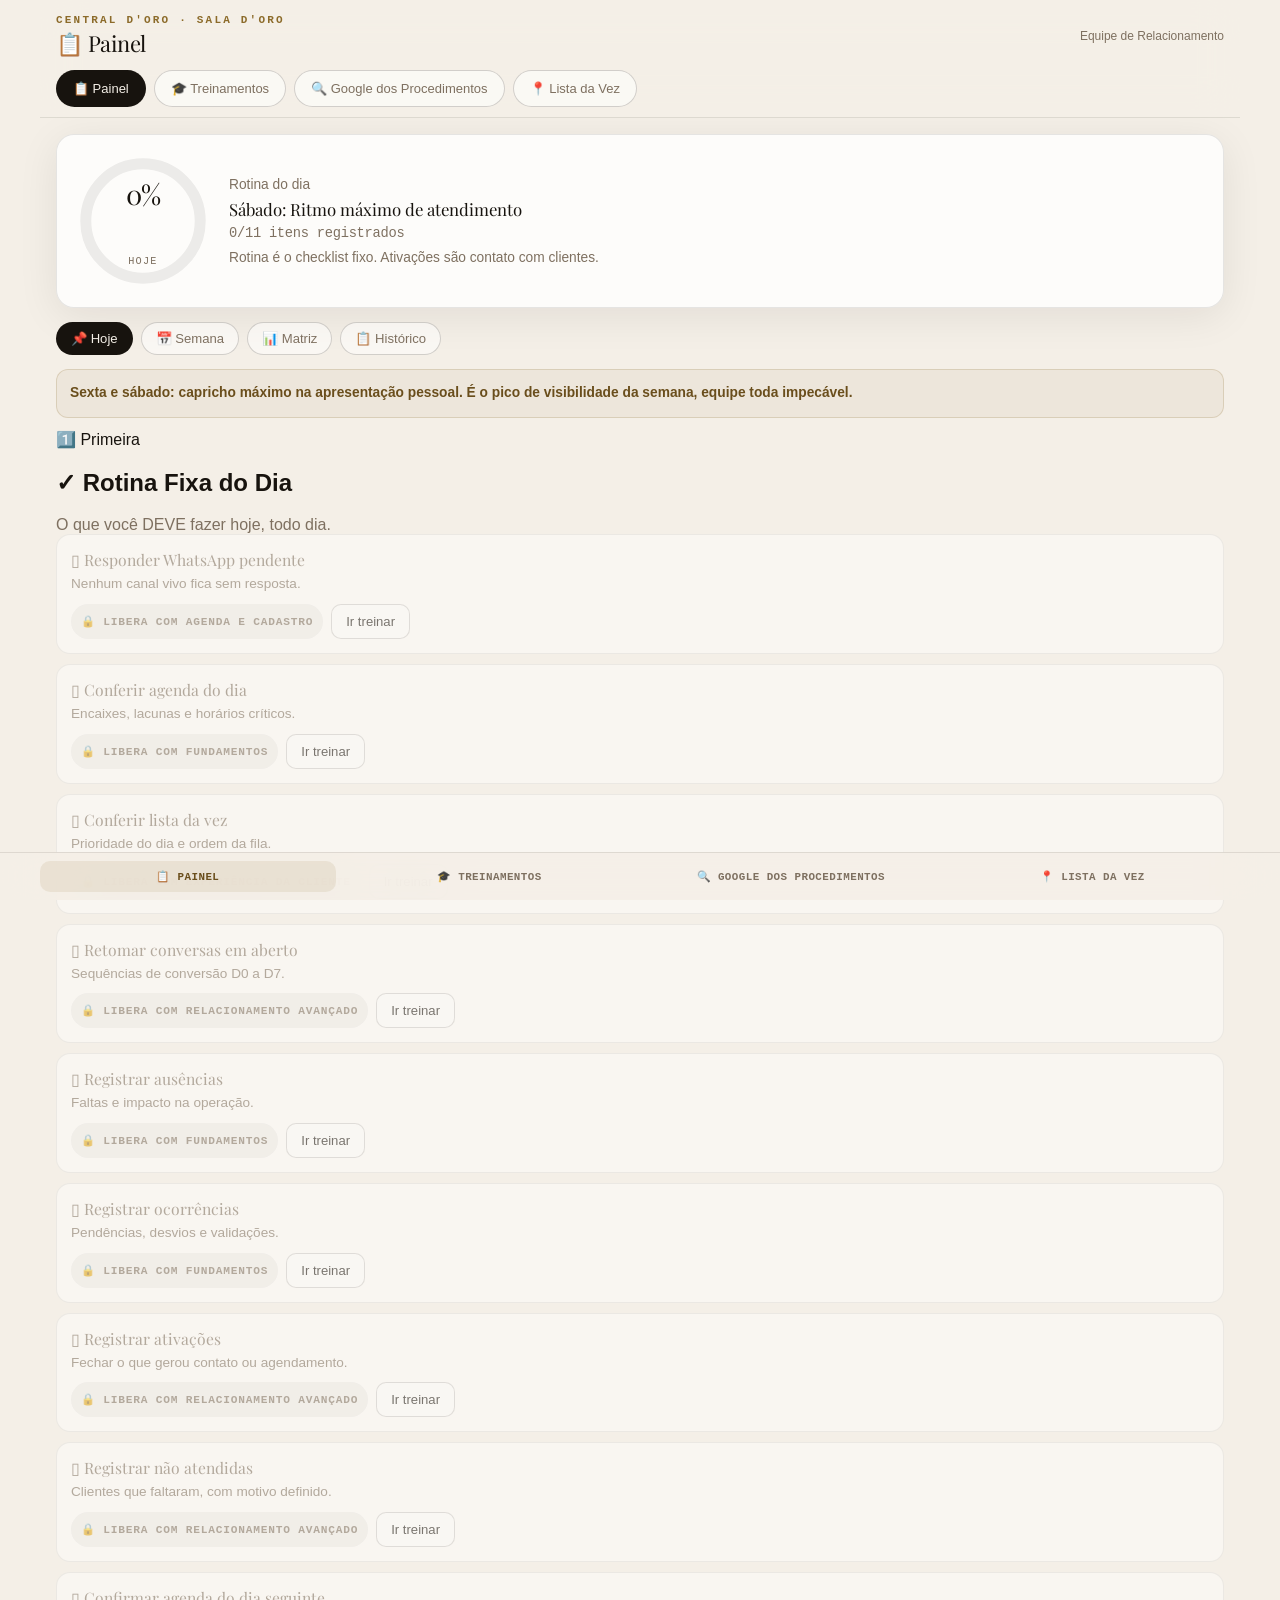
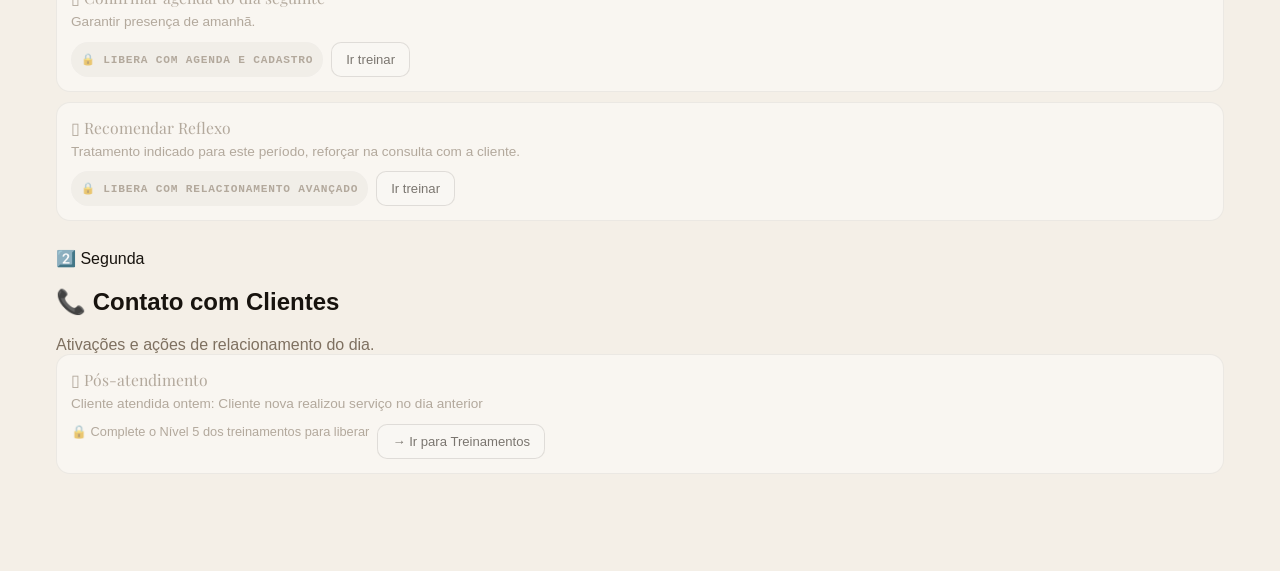
<file: central-doro/index.html>
<!DOCTYPE html>
<html lang="pt-BR">
<head>
<meta charset="UTF-8" />
<meta name="viewport" content="width=device-width, initial-scale=1.0, viewport-fit=cover" />
<meta name="theme-color" content="#eef1f5" />
<title>Central D'Oro · Sala D'Oro</title>
<style>
@import url('https://fonts.googleapis.com/css2?family=Playfair+Display:ital,wght@0,400;0,600;1,400&display=swap');

:root{
  --bg-a:#f4efe7;
  --bg-b:#ebe5d8;
  --bg-c:#e8e0d0;
  --ink:#17130e;
  --muted:#7e7060;
  --line:rgba(23,19,14,.10);
  --glass:rgba(255,255,255,.72);
  --glass-2:rgba(255,255,255,.88);
  --glass-edge:rgba(255,255,255,.75);
  --accent:#8c6b2a;
  --accent-2:#a07c35;
  --accent-ink:#6a4e1c;
  --good:#3b6d11;
  --warn:#854f0b;
  --danger:#9b1f2a;
  --shadow:0 8px 40px rgba(23,19,14,.08);
  --radius:18px;
  --mono:ui-monospace,"SF Mono",Menlo,Consolas,monospace;
  --serif:'Playfair Display',Georgia,serif;
}
*{box-sizing:border-box;-webkit-tap-highlight-color:transparent}
html,body{min-height:100%}
body{
  margin:0;color:var(--ink);
  font-family:-apple-system,BlinkMacSystemFont,"SF Pro Text","Helvetica Neue",sans-serif;
  background:var(--bg-a);
}
button,input,select,textarea{font:inherit}
button{cursor:pointer}
.mono{font-family:var(--mono);font-variant-numeric:tabular-nums;letter-spacing:-.02em}
.shell{max-width:1200px;margin:0 auto;padding:16px 16px 96px}
.top{
  position:sticky;top:0;z-index:40;
  margin:-16px -16px 16px;padding:14px 16px 10px;
  background:rgba(244,239,231,.88);
  backdrop-filter:blur(20px) saturate(160%);-webkit-backdrop-filter:blur(20px) saturate(160%);
  border-bottom:1px solid var(--line);
}
.brandrow{display:flex;align-items:center;justify-content:space-between;gap:12px}
.kicker{font-size:11px;letter-spacing:.2em;text-transform:uppercase;color:var(--accent);font-weight:600;font-family:var(--mono)}
.brandrow h1{margin:2px 0 0;font-size:22px;letter-spacing:-.01em;font-family:var(--serif);font-weight:400}
.brandrow .who{color:var(--muted);font-size:12px;text-align:right}
.nav{display:flex;gap:8px;overflow:auto;margin-top:12px;scrollbar-width:none}
.nav::-webkit-scrollbar{display:none}
.navbtn{
  border:0.5px solid rgba(23,19,14,.18);background:rgba(255,255,255,.55);color:var(--muted);
  border-radius:999px;padding:10px 16px;white-space:nowrap;font-size:13px;font-weight:500;
}
.navbtn.on{background:var(--ink);border-color:transparent;color:#f4efe7;}
.card{
  background:rgba(255,255,255,.8);
  border:0.5px solid var(--line);
  border-radius:var(--radius);box-shadow:var(--shadow);
}
.section{padding:20px;margin-bottom:14px}
.section h2{margin:0 0 12px;font-size:.78rem;letter-spacing:.16em;text-transform:uppercase;color:var(--accent);font-family:var(--mono)}
.grid2{display:grid;grid-template-columns:1.1fr .9fr;gap:14px}
.muted{color:var(--muted)}
.eyebrow{
  display:inline-flex;align-items:center;gap:8px;padding:6px 12px;border-radius:999px;
  font-size:.72rem;letter-spacing:.14em;text-transform:uppercase;color:var(--accent-ink);
  background:rgba(140,107,42,.08);border:0.5px solid rgba(140,107,42,.22);font-weight:600;font-family:var(--mono);
}
.kpis{display:grid;grid-template-columns:repeat(4,minmax(0,1fr));gap:10px;margin-top:16px}
.kpi{padding:14px;border-radius:14px;background:rgba(255,255,255,.7);border:0.5px solid var(--line);}
.kpi .l{color:var(--muted);font-size:.78rem;font-family:var(--mono);letter-spacing:.04em}
.kpi .v{margin-top:5px;font-size:1.5rem;font-weight:400;letter-spacing:-.02em;font-family:var(--serif)}
.homegrid{display:grid;grid-template-columns:repeat(2,minmax(0,1fr));gap:12px}
.module{
  display:grid;gap:8px;padding:20px;text-align:left;
  background:rgba(255,255,255,.65);border:0.5px solid var(--line);border-radius:16px;
  transition:transform .15s ease,box-shadow .15s ease;
}
.module:hover{transform:translateY(-2px);box-shadow:var(--shadow)}
.module strong{font-size:1rem;font-family:var(--serif);font-weight:400}
.module span{color:var(--muted);font-size:.86rem;line-height:1.45}
.module .tag{width:fit-content;font-size:.68rem;letter-spacing:.12em;text-transform:uppercase;color:var(--accent);font-weight:600;font-family:var(--mono)}
.pill{
  display:inline-flex;align-items:center;justify-content:center;padding:5px 10px;border-radius:999px;
  font-size:.7rem;font-weight:600;text-transform:uppercase;letter-spacing:.07em;white-space:nowrap;font-family:var(--mono);
}
.pill.good{background:rgba(59,109,17,.1);color:var(--good)}
.pill.warn{background:rgba(133,79,11,.1);color:var(--warn)}
.pill.danger{background:rgba(155,31,42,.1);color:var(--danger)}
.pill.neutral{background:rgba(23,19,14,.06);color:var(--muted)}
.pill.gold{background:rgba(140,107,42,.1);color:var(--accent-ink)}
.btn{
  border:0;border-radius:12px;padding:13px 18px;font-weight:500;color:#f4efe7;
  background:var(--ink);
}
.btn:hover{background:var(--accent)}
.btn.secondary{color:var(--ink);background:rgba(255,255,255,.7);border:0.5px solid rgba(23,19,14,.2);box-shadow:none}
.btn.small{padding:9px 14px;font-size:.82rem;border-radius:10px}
.btn:disabled{opacity:.4;cursor:not-allowed}
input,select,textarea{
  width:100%;padding:12px 14px;border-radius:12px;border:0.5px solid var(--line);
  background:rgba(255,255,255,.8);color:var(--ink);outline:none;
}
input:focus,select:focus,textarea:focus{border-color:rgba(140,107,42,.4);box-shadow:0 0 0 3px rgba(140,107,42,.08)}
textarea{min-height:84px;resize:vertical}
label{display:block;margin:0 0 6px;color:var(--muted);font-size:.8rem}
.row{display:grid;grid-template-columns:1fr 1fr;gap:10px}
.list{display:grid;gap:10px}
.item{
  padding:14px;border-radius:14px;background:rgba(255,255,255,.7);border:0.5px solid var(--line);
}
.item .toprow{display:flex;justify-content:space-between;gap:10px;align-items:center}
.item h4{margin:0;font-size:.98rem;font-family:var(--serif);font-weight:400}
.item .meta{margin-top:4px;color:var(--muted);font-size:.85rem;line-height:1.45}
.item .btnrow{display:flex;gap:8px;flex-wrap:wrap;margin-top:10px}
.item.locked{opacity:.55}
.item.locked h4{color:var(--muted)}
.levels{display:grid;gap:12px}
.level{padding:18px}
.levelhead{display:flex;justify-content:space-between;align-items:center;gap:10px;margin-bottom:6px}
.levelhead strong{font-size:1rem;font-family:var(--serif);font-weight:400}
.progressline{height:5px;border-radius:999px;background:rgba(23,19,14,.07);overflow:hidden;margin:8px 0 12px}
.progressline span{display:block;height:100%;border-radius:inherit;background:var(--accent)}
.missions{display:grid;gap:8px}
.mission{
  display:grid;grid-template-columns:32px 1fr auto;align-items:center;gap:12px;
  padding:12px;border-radius:12px;background:rgba(255,255,255,.65);border:0.5px solid var(--line);text-align:left;
}
.mission:disabled{opacity:.5;cursor:not-allowed}
.mnum{
  width:30px;height:30px;border-radius:50%;display:grid;place-items:center;
  background:rgba(23,19,14,.07);color:var(--muted);font-size:.8rem;font-weight:600;font-family:var(--mono);
}
.mission.done .mnum{background:rgba(59,109,17,.12);color:var(--good)}
.mission strong{display:block;font-size:.9rem}
.mission small{display:block;color:var(--muted);margin-top:2px}
.missionview{display:grid;gap:14px}
.steps{display:grid;gap:8px}
.step{display:grid;grid-template-columns:26px 1fr;gap:10px;align-items:start;padding:11px 12px;border-radius:12px;background:rgba(255,255,255,.6);border:0.5px solid var(--line)}
.step b{display:grid;place-items:center;width:24px;height:24px;border-radius:999px;background:rgba(140,107,42,.12);color:var(--accent-ink);font-size:.75rem;font-family:var(--mono)}
.step p{margin:0;color:var(--ink);font-size:.9rem;line-height:1.55}
.choice{
  display:flex;align-items:flex-start;gap:10px;width:100%;text-align:left;
  padding:13px;border-radius:12px;background:rgba(255,255,255,.7);border:0.5px solid var(--line);line-height:1.45;font-size:.92rem;
}
.choice.correct{border-color:rgba(59,109,17,.4);background:rgba(59,109,17,.07)}
.choice.wrong{border-color:rgba(155,31,42,.35);background:rgba(155,31,42,.06)}
.feedback{padding:13px;border-radius:12px;font-size:.9rem;line-height:1.5}
.feedback.ok{background:rgba(59,109,17,.08);color:var(--good);border:0.5px solid rgba(59,109,17,.2)}
.feedback.no{background:rgba(155,31,42,.07);color:var(--danger);border:0.5px solid rgba(155,31,42,.18)}
.searchbox input{padding:15px 16px;border-radius:14px;font-size:1rem}
.hits{display:grid;gap:10px;margin-top:12px}
.popcard{padding:14px;border-radius:14px;background:rgba(255,255,255,.72);border:0.5px solid var(--line);}
.popcard summary{cursor:pointer;font-weight:500;display:flex;justify-content:space-between;gap:10px;align-items:center;list-style:none;font-family:var(--serif)}
.popcard summary::-webkit-details-marker{display:none}
.popcard ul{margin:10px 0 0;padding-left:18px;color:var(--muted);font-size:.9rem;line-height:1.65}
mark{background:rgba(140,107,42,.2);color:inherit;border-radius:3px;padding:0 2px}
.subtabs{display:flex;gap:8px;flex-wrap:wrap;margin-bottom:14px}
.subtab{border:0.5px solid rgba(23,19,14,.18);background:rgba(255,255,255,.5);color:var(--muted);border-radius:999px;padding:8px 14px;font-size:.82rem;font-weight:500;}
.subtab.on{background:var(--ink);border-color:transparent;color:#f4efe7;}
.calendar{display:grid;grid-template-columns:repeat(7,minmax(0,1fr));gap:8px}
.day{padding:12px;border-radius:12px;background:rgba(255,255,255,.6);border:0.5px solid var(--line);min-height:110px}
.day.today{border-color:rgba(140,107,42,.35);background:rgba(255,255,255,.85)}
.day .name{font-weight:600;margin-bottom:6px;font-size:.86rem;font-family:var(--mono);color:var(--accent)}
.day .small{color:var(--muted);font-size:.78rem;line-height:1.45}
.vezname{font-size:clamp(2.6rem,8vw,4rem);letter-spacing:-.04em;line-height:.95;font-weight:400;margin:10px 0 6px;color:var(--ink);font-family:var(--serif)}
.rank{width:30px;height:30px;border-radius:50%;display:grid;place-items:center;background:rgba(23,19,14,.06);color:var(--muted);font-size:.78rem;font-weight:600;flex:0 0 auto;font-family:var(--mono)}
.rank.star{background:var(--accent);color:#f4efe7;}
.vrow{display:flex;align-items:center;gap:11px;padding:11px 2px;border-bottom:0.5px solid var(--line)}
.vrow:last-child{border-bottom:0}
.vrow .grow{flex:1;min-width:0}
.vrow .rname{font-weight:500;font-size:.94rem}
.vrow .rsub{font-size:.8rem;color:var(--muted);margin-top:1px}
.notice{
  padding:13px;border-radius:12px;border:0.5px solid rgba(140,107,42,.2);
  background:rgba(140,107,42,.06);color:var(--accent-ink);font-size:.86rem;line-height:1.5;margin-bottom:12px;
}
.modal{position:fixed;inset:0;background:rgba(23,19,14,.3);display:none;align-items:flex-end;justify-content:center;z-index:100;padding:14px}
.modal.open{display:flex}
.sheet{width:100%;max-width:540px;background:rgba(248,243,234,.96);border:0.5px solid var(--line);border-radius:20px 20px 14px 14px;padding:20px;box-shadow:var(--shadow)}
.sheet h3{margin:0 0 4px;font-size:1.2rem;font-family:var(--serif);font-weight:400}
.sheet p{color:var(--muted);font-size:.9rem;line-height:1.5;margin:0 0 14px}
.footbar{
  position:fixed;left:0;right:0;bottom:0;z-index:39;
  background:rgba(244,239,231,.90);backdrop-filter:blur(20px) saturate(160%);
  border-top:0.5px solid var(--line);
  padding:8px 12px calc(8px + env(safe-area-inset-bottom));
}
.footinner{max-width:1200px;margin:0 auto;display:flex;gap:6px}
.footbtn{flex:1;border:0;background:transparent;color:var(--muted);border-radius:10px;padding:9px 4px;font-size:.68rem;font-weight:600;text-transform:uppercase;letter-spacing:.04em;font-family:var(--mono)}
.footbtn.on{background:rgba(140,107,42,.1);color:var(--accent-ink);}
.hidden{display:none!important}
.dayring-wrap{display:flex;align-items:center;gap:20px;flex-wrap:wrap}
.dayring{position:relative;width:132px;height:132px;flex:0 0 auto;}
.dayring svg{width:100%;height:100%;transform:rotate(-90deg)}
.dayring .ring-track{fill:none;stroke:rgba(23,19,14,.07);stroke-width:10}
.dayring .ring-fill{fill:none;stroke-width:10;stroke-linecap:round;transition:stroke-dashoffset .8s cubic-bezier(.2,.8,.2,1)}
.dayring-label{position:absolute;inset:0;display:grid;place-items:center;text-align:center}
.dayring-label strong{display:block;font-size:1.7rem;font-weight:400;font-family:var(--serif)}
.dayring-label span{display:block;font-size:.64rem;text-transform:uppercase;letter-spacing:.12em;color:var(--muted);margin-top:2px;font-family:var(--mono)}
.dayring-copy{display:grid;gap:4px;min-width:160px}
.dayring-copy strong{font-size:1.05rem;font-family:var(--serif);font-weight:400}
.dayring-copy span{color:var(--muted);font-size:.86rem;line-height:1.4}
.spotlight{
  padding:22px;border-radius:20px;text-align:left;width:100%;
  background:var(--ink);color:#f4efe7;border:0.5px solid rgba(255,255,255,.1);box-shadow:var(--shadow);
  position:relative;overflow:hidden;
}
.spotlight:before{content:"";position:absolute;inset:auto -30% -60% auto;width:200px;height:200px;border-radius:50%;background:radial-gradient(circle,rgba(140,107,42,.2),transparent 70%)}
.spotlight .tag{display:inline-flex;padding:5px 11px;border-radius:999px;background:rgba(140,107,42,.2);font-size:.66rem;letter-spacing:.14em;text-transform:uppercase;font-weight:600;font-family:var(--mono);color:#c9a76e}
.spotlight h3{margin:12px 0 6px;font-size:1.5rem;font-family:var(--serif);font-weight:400}
.spotlight p{margin:0;color:rgba(244,239,231,.78);font-size:.92rem;line-height:1.5;max-width:52ch}
.spotlight .vplay{background:#f4efe7;color:var(--ink)}
.principios{display:flex;flex-wrap:wrap;gap:8px;margin-top:16px;position:relative}
.principio-chip{display:inline-flex;align-items:center;gap:6px;padding:8px 13px;border-radius:999px;background:rgba(255,255,255,.1);border:0.5px solid rgba(255,255,255,.2);font-size:.78rem;font-weight:500}
.vcards{display:grid;grid-template-columns:repeat(2,minmax(0,1fr));gap:12px}
@media(max-width:860px){.vcards{grid-template-columns:1fr}}
.vcard{display:grid;gap:8px;padding:20px;text-align:left;border-radius:16px;border:0.5px solid rgba(140,107,42,.22);
  background:var(--ink);color:#f4efe7;box-shadow:var(--shadow);transition:transform .15s ease}
.vcard:hover{transform:translateY(-2px)}
.vcard .vk{font-size:.68rem;letter-spacing:.16em;text-transform:uppercase;color:#c9a76e;font-weight:600;font-family:var(--mono)}
.vcard strong{font-size:1.02rem;font-family:var(--serif);font-weight:400;color:#f4efe7}
.vcard span{color:rgba(244,239,231,.65);font-size:.85rem;line-height:1.45}
.vcard .vmeta{display:flex;justify-content:space-between;align-items:center;margin-top:4px}
.vplay{display:inline-grid;place-items:center;width:38px;height:38px;border-radius:50%;background:var(--accent);color:#f4efe7;font-size:.9rem}
.vplayer{position:fixed;inset:0;z-index:200;display:none;flex-direction:column;background:#0e0c09;color:#f4efe7}
.vplayer.open{display:flex}
.vtop{display:flex;align-items:center;justify-content:space-between;gap:10px;padding:14px 16px}
.vtop .vt{font-size:.72rem;letter-spacing:.18em;text-transform:uppercase;color:#c9a76e;font-weight:600;font-family:var(--mono)}
.vclose{border:0.5px solid rgba(201,167,110,.3);background:transparent;color:#f4efe7;border-radius:999px;padding:8px 14px;font-size:.8rem;font-weight:500}
.vprog{display:flex;gap:5px;padding:0 16px}
.vprog i{flex:1;height:3px;border-radius:999px;background:rgba(244,239,231,.12);overflow:hidden;display:block}
.vprog i b{display:block;height:100%;width:0;background:var(--accent);border-radius:inherit}
.vstage{flex:1;display:grid;place-items:center;padding:20px 22px;overflow:hidden}
.vinner{width:min(680px,100%);display:grid;gap:16px;text-align:center;justify-items:center}
.vkick{font-size:.72rem;letter-spacing:.22em;text-transform:uppercase;color:#c9a76e;font-weight:600;font-family:var(--mono);animation:vfade .6s ease both}
.vtitle{font-size:clamp(1.7rem,6vw,2.7rem);line-height:1.08;font-family:var(--serif);font-weight:400;color:#f4efe7;animation:vfade .6s .1s ease both;margin:0}
.vlines{display:grid;gap:9px;justify-items:center}
.vline{max-width:56ch;padding:11px 16px;border-radius:12px;background:rgba(244,239,231,.05);
  border:0.5px solid rgba(201,167,110,.18);color:#f4efe7;font-size:.95rem;line-height:1.5;
  opacity:0;animation:vfade .55s ease forwards}
.vvis{height:120px;display:grid;place-items:center;animation:vfade .7s .05s ease both}
.vvis svg{height:110px;width:auto;max-width:280px;overflow:visible}
.vfoot{display:flex;justify-content:center;gap:10px;padding:14px 16px calc(16px + env(safe-area-inset-bottom))}
.vbtn{border:0.5px solid rgba(201,167,110,.3);background:rgba(244,239,231,.05);color:#f4efe7;border-radius:999px;min-width:46px;padding:11px 16px;font-weight:500;font-size:.85rem}
.vbtn.gold{background:var(--accent);border-color:var(--accent);color:#f4efe7}
@keyframes vfade{from{opacity:0;transform:translateY(12px)}to{opacity:1;transform:none}}
@keyframes vpulse{0%,100%{transform:scale(1);opacity:.9}50%{transform:scale(1.12);opacity:1}}
@keyframes vspin{to{transform:rotate(360deg)}}
@keyframes vdash{to{stroke-dashoffset:0}}
@keyframes vfloat{0%,100%{transform:translateY(0)}50%{transform:translateY(-7px)}}
.vp1{animation:vpulse 2.4s ease-in-out infinite}
.vsp{transform-origin:center;animation:vspin 14s linear infinite}
.vfl{animation:vfloat 3.2s ease-in-out infinite}
.vdr{stroke-dasharray:300;stroke-dashoffset:300;animation:vdash 1.6s .3s ease forwards}
@media(max-width:860px){
  .grid2{grid-template-columns:1fr}
  .kpis{grid-template-columns:1fr 1fr}
  .calendar{grid-template-columns:1fr 1fr}
  .homegrid{grid-template-columns:1fr}
  .dayring-wrap{justify-content:center;text-align:center}
}
</style>
</head>
<body>
<div class="shell">
  <header class="top">
    <div class="brandrow">
      <div>
        <div class="kicker">Central D'Oro · Sala D'Oro</div>
        <h1 id="viewTitle">Treinamentos</h1>
      </div>
      <div class="who" id="whoBox">Equipe de Relacionamento</div>
    </div>
    <div class="nav" id="mainNav"></div>
  </header>
  <main id="main"></main>
</div>

<div class="footbar">
  <div class="footinner" id="footNav"></div>
</div>

<div class="vplayer" id="vplayer"></div>

<div class="modal" id="modal" onclick="if(event.target.id==='modal')closeModal()">
  <div class="sheet">
    <h3 id="modalTitle"></h3>
    <p id="modalText"></p>
    <div id="modalBody"></div>
    <div style="display:flex;gap:8px;margin-top:14px">
      <button class="btn secondary small" onclick="closeModal()">Cancelar</button>
      <button class="btn small" id="modalConfirm">Confirmar</button>
    </div>
  </div>
</div>

<script>
/* ============ DADOS OPERACIONAIS (fonte: POP Recepção + Matriz de Ativações + Cronograma) ============ */

const POPS = [
  {id:"abertura", title:"Abertura do Salão", group:"Rotina", setor:"Recepção", steps:[
    "Conferir entrada, área de espera, balcão, vitrine de produtos e materiais de atendimento.",
    "Conferir funcionamento de telefone, internet, som, ar-condicionado, máquinas de cartão e impressora de nota fiscal.",
    "Conferir cartão de visita, bobinas, sacolas, materiais de recepção e itens de apoio.",
    "Conferir agenda geral do dia: erros, sobreposições, falta de profissional, encaixes sem validação, horários sensíveis.",
    "Checar lista da vez do dia anterior e validar pendências antes de iniciar novos atendimentos.",
    "Informar imediatamente a gerência sobre qualquer item que interfira na operação."]},
  {id:"apresentacao", title:"Apresentação Pessoal", group:"Rotina", setor:"Recepção", steps:[
    "Manter cabelo arrumado desde o início do expediente, com acabamento profissional.",
    "Usar uniforme completo, limpo, alinhado e sem sinais de desgaste.",
    "Manter maquiagem pronta, batom neutro ou suave, sobrancelhas cuidadas.",
    "Manter unhas feitas, limpas e com cores neutras ou suaves.",
    "Usar apenas acessórios discretos e simples.",
    "Corrigir imediatamente qualquer ponto de imagem que reduza a percepção de padrão."]},
  {id:"agendamento", title:"Agendamento", group:"Agenda", setor:"Recepção", steps:[
    "Solicitar nome completo e telefone da cliente para localizar ou confirmar cadastro.",
    "Perguntar qual serviço deseja realizar e se possui profissional de preferência.",
    "Conferir histórico da cliente: profissional recorrente, preferências e restrições.",
    "Validar disponibilidade do profissional escolhido e oferecer horários próximos quando necessário.",
    "Se não houver preferência, utilizar a lista da vez de forma discreta, justa e registrada.",
    "Em caso de encaixe, validar com o profissional e garantir que não comprometa outra cliente.",
    "Confirmar data, horário, serviço, profissional e unidade antes de finalizar.",
    "Registrar origem da preferência quando cliente nova pedir profissional específico."]},
  {id:"encaixe", title:"Protocolo de Encaixe de Clientes", group:"Agenda", setor:"Recepção", steps:[
    "Sempre oferecer primeiro os horários já disponíveis na agenda, antes de consultar qualquer profissional.",
    "Ex.: 'Temos disponibilidade na terça às 14h ou na quarta às 10h. Algum desses funciona para você?'",
    "Se a cliente só puder em horário fora da agenda, não confirmar por conta própria: informar que vai verificar com o profissional e retornar em instantes.",
    "Consultar o profissional e aguardar a autorização explícita antes de qualquer confirmação.",
    "Após autorização, confirmar com a cliente e registrar no sistema que o encaixe foi autorizado pelo profissional, garantindo rastreabilidade.",
    "Sem autorização do profissional, sem confirmação. Sempre."]},
  {id:"cadastro", title:"Cadastro de Cliente", group:"Agenda", setor:"Recepção", steps:[
    "Solicitar nome completo, telefone, data de aniversário e informações essenciais com gentileza.",
    "Perguntar se deseja informar e-mail e CPF para emissão de nota fiscal.",
    "Registrar origem da cliente: indicação, tráfego pago, Instagram, profissional, retorno espontâneo ou parceria.",
    "Atualizar dados sempre que houver divergência ou informação incompleta.",
    "Agradecer e confirmar que o cadastro foi concluído."]},
  {id:"telefone", title:"Atendimento Telefônico e WhatsApp", group:"Agenda", setor:"Recepção", steps:[
    "Atender ou responder com saudação, nome do Sala D'Oro e identificação pessoal.",
    "Entender a necessidade da cliente antes de oferecer horário.",
    "Conferir ou criar cadastro conforme necessidade.",
    "Agendar, alterar ou cancelar seguindo as regras de agenda.",
    "Esclarecer dúvidas com segurança ou direcionar para a pessoa correta.",
    "Oferecer serviço adicional coerente com a necessidade da cliente.",
    "Encerrar confirmando as informações e agradecendo o contato.",
    "Retomar conversas em aberto conforme regra de sequência de conversão D0, D1, D3, D5 e D7."]},
  {id:"primeirocontato", title:"Primeiro Contato no Salão", group:"Experiência", setor:"Recepção", steps:[
    "Receber a cliente com sorriso, postura e cumprimento adequado ao turno.",
    "Se apresentar e chamar a cliente pelo nome quando possível.",
    "Confirmar atendimento, profissional e horário.",
    "Oferecer água, café, chá e senha do Wi-Fi.",
    "Acomodar e acompanhar até o profissional ou sala correta.",
    "Zelar pela cliente entre atendimentos, principalmente em espera, troca de serviço ou deslocamento interno."]},
  {id:"listadavez", title:"Lista da Vez", group:"Agenda", setor:"Recepção", steps:[
    "Identificar o serviço solicitado e consultar a lista correspondente.",
    "Identificar o profissional da vez e verificar disponibilidade real.",
    "Confirmar possibilidade de atendimento com o profissional quando houver encaixe.",
    "Se o profissional não puder atender, registrar a situação e passar para o próximo conforme regra.",
    "Anular posições de profissionais ausentes no dia.",
    "Registrar nome da cliente, serviço, profissional, data, horário e responsável.",
    "Agendamento antecipado: marcar provisoriamente e confirmar após a presença da cliente.",
    "Corrigir a lista em caso de falta, cancelamento ou remarcação conforme orientação da gerência."]},
  {id:"espera", title:"Cliente em Espera", group:"Experiência", setor:"Recepção", steps:[
    "Informar o motivo da espera com transparência e pedir desculpas pelo desconforto.",
    "Informar tempo estimado e perguntar se a cliente consegue aguardar.",
    "Oferecer água, café, chá, Wi-Fi e acomodação adequada.",
    "Oferecer serviço viável durante a espera, quando fizer sentido.",
    "Cronometrar o tempo informado e reposicionar a cliente antes do limite combinado.",
    "Se a espera aumentar, explicar novamente, pedir desculpas e oferecer alternativa.",
    "Acionar a gerência se a espera comprometer a experiência."]},
  {id:"revenda", title:"Revenda de Produtos", group:"Comercial", setor:"Recepção", steps:[
    "Perguntar se algum produto foi indicado pelo profissional.",
    "Sem indicação, entender a necessidade da cliente antes de sugerir.",
    "Apresentar produto adequado, modo de uso, benefício e complementar quando pertinente.",
    "Permitir que a cliente veja, toque ou conheça a textura do produto.",
    "Confirmar se pode entrar em contato depois para acompanhar resultado.",
    "Embalar com cuidado, cobrar, emitir nota quando solicitado e agradecer."]},
  {id:"interno", title:"Atendimento Interno da Equipe", group:"Rotina", setor:"Recepção", steps:[
    "Realizar agendamentos, alterações e cancelamentos solicitados por profissionais conforme regra da gerência.",
    "Orientar profissionais sobre agenda, lista da vez, encaixes, horários e fluxo do dia.",
    "Alterar agenda apenas com autorização quando impactar cliente, faturamento ou outro profissional.",
    "Informar gerência sobre atraso, ausência, erro ou conflito.",
    "Priorizar sempre a cliente em relação a demandas internas.",
    "Comunicar alterações de agenda aos profissionais envolvidos."]},
  {id:"cobranca", title:"Cobrança e Fechamento da Experiência", group:"Comercial", setor:"Recepção", steps:[
    "Cumprimentar a cliente e localizar a comanda no sistema.",
    "Confirmar os serviços realizados antes da cobrança.",
    "Em divergência, consultar quem lançou antes de editar e comunicar profissional e gerência.",
    "Informar valor total com discrição e clareza.",
    "Perguntar se a cliente ficou feliz com o atendimento antes de finalizar.",
    "Se houver insatisfação, não concluir a cobrança sem acionar a gerência.",
    "Realizar pagamento e organizar comprovantes por forma e bandeira.",
    "Perguntar sobre próxima visita e produto para casa.",
    "Nunca permitir saída sem pagamento validado, salvo orientação expressa da gerência."]},
  {id:"caixa", title:"Fechamento de Caixa", group:"Rotina", setor:"Recepção", steps:[
    "Conferir pagamentos em débito, crédito, dinheiro e demais formas aceitas.",
    "Comparar comprovantes físicos, sistema e movimentação do dia.",
    "Realizar fechamento no sistema.",
    "Organizar comprovantes conforme padrão interno.",
    "Comunicar imediatamente qualquer divergência para a gerência.",
    "Registrar pendências ou ajustes que precisem de acompanhamento."]},
  {id:"followup", title:"Sequência de Conversão e Ativações", group:"Relacionamento", setor:"Recepção", steps:[
    "Executar sequências de conversão D0, D1, D3, D5 e D7 para clientes sem resposta ou em negociação.",
    "Classificar cada contato por etapa do funil: cliente novo, contato feito, qualificado, oferta enviada, em objeção, agendado ou perdido.",
    "Ativar aniversariantes, inativas, canceladas, faltantes e serviços recorrentes vencidos.",
    "Registrar tentativa, canal, resposta, próxima ação e resultado.",
    "Sem horário ou profissional disponível: registrar motivo para análise da gerência.",
    "Reportar semanalmente ativações, respostas, agendamentos e perdas por indisponibilidade."]},
  {id:"conversao", title:"Sequência de Conversão D0–D7", group:"Relacionamento", setor:"Recepção", steps:[
    "Abrir o controle de Sequência de Conversão no início do período definido.",
    "Filtrar clientes com status em aberto, sem resposta ou com próxima ação vencida.",
    "Conferir data do primeiro contato, etapa atual, responsável, prazo e histórico.",
    "Realizar a próxima tentativa conforme etapa D0, D1, D3, D5 ou D7.",
    "Registrar canal utilizado, resposta, nova etapa, prazo e resultado.",
    "Com interesse: direcionar para agendamento com data, horário, serviço e profissional.",
    "Sem retorno até D7: classificar como sem resposta e encerrar com observação objetiva.",
    "Impossibilidade operacional: registrar motivo (falta de horário, profissional, cliente indisponível).",
    "Reportar ao fim do dia: convertidas, em aberto e impedimentos relevantes."]},
  {id:"tec_padrao", title:"Padrão Comum de Atendimento Técnico", group:"Atendimento", setor:"Parceiros Técnicos", steps:[
    "Receber a cliente pelo nome e apresentar-se quando necessário.",
    "Confirmar serviço contratado e expectativa.",
    "Explicar etapas essenciais sem prolongar.",
    "Executar com técnica, higiene, cuidado e discrição.",
    "Perguntar se a cliente está confortável.",
    "Confirmar satisfação antes de finalizar.",
    "Lançar serviço correto na comanda.",
    "Organizar material, bancada ou sala após o atendimento."]},
  {id:"tec_cabeleireiro", title:"Cabeleireiro", group:"Atendimento", setor:"Parceiros Técnicos", steps:[
    "Realizar diagnóstico visual e conversa inicial.",
    "Confirmar objetivo, histórico químico, manutenção e limite técnico.",
    "Alinhar resultado possível antes de iniciar.",
    "Executar serviço conforme técnica e segurança.",
    "Orientar manutenção em casa e próximo retorno."]},
  {id:"tec_jr_acolhimento", title:"Cabeleireiro Júnior, Acolhimento", group:"Atendimento", setor:"Parceiros Técnicos", steps:[
    "Preparar lavatório, toalhas, produtos e apoio antes da cliente chegar.",
    "Acolher cliente com educação e segurança.",
    "Confirmar orientação do profissional responsável.",
    "Executar lavagem, tratamento ou apoio conforme instrução.",
    "Avisar profissional sobre qualquer sensibilidade ou observação da cliente."]},
  {id:"tec_jr_finalizacao", title:"Cabeleireiro Júnior, Finalização", group:"Atendimento", setor:"Parceiros Técnicos", steps:[
    "Confirmar acabamento esperado com o profissional responsável.",
    "Preparar ferramentas e finalizadores.",
    "Finalizar com cuidado, alinhamento e atenção aos detalhes.",
    "Solicitar validação do profissional quando necessário.",
    "Limpar estação e guardar materiais."]},
  {id:"tec_manicure", title:"Manicure e Pedicure", group:"Atendimento", setor:"Parceiros Técnicos", steps:[
    "Confirmar formato, comprimento, cor e preferência da cliente.",
    "Usar materiais limpos, esterilizados ou descartáveis.",
    "Abrir descartáveis diante da cliente quando aplicável.",
    "Executar com delicadeza e higiene.",
    "Separar instrumentos reutilizáveis para esterilização."]},
  {id:"tec_nail", title:"Nail Design", group:"Atendimento", setor:"Parceiros Técnicos", steps:[
    "Confirmar técnica, formato, comprimento, manutenção anterior e expectativa.",
    "Avaliar condição da unha natural antes de iniciar.",
    "Usar materiais adequados e higienizados.",
    "Orientar cuidados, manutenção e retorno.",
    "Registrar serviço correto na comanda."]},
  {id:"tec_make", title:"Maquiagem", group:"Atendimento", setor:"Parceiros Técnicos", steps:[
    "Confirmar ocasião, preferência, pele, sensibilidade e referência visual.",
    "Preparar pele com higiene e produtos adequados.",
    "Manter pincéis e materiais higienizados.",
    "Validar pontos principais antes da finalização.",
    "Orientar retoques e conservação."]},
  {id:"tec_depilacao", title:"Depilação", group:"Atendimento", setor:"Parceiros Técnicos", steps:[
    "Confirmar área, sensibilidade, alergias e uso de produtos ou medicamentos relevantes.",
    "Garantir privacidade.",
    "Usar materiais descartáveis ou higienizados conforme norma.",
    "Executar com técnica, cuidado e discrição.",
    "Orientar cuidados pós-procedimento."]},
  {id:"tec_estetica", title:"Estética Facial e Corporal", group:"Atendimento", setor:"Parceiros Técnicos", steps:[
    "Confirmar objetivo, queixa e contraindicações.",
    "Explicar etapas principais.",
    "Usar materiais limpos, descartáveis ou esterilizados.",
    "Acompanhar conforto durante o procedimento.",
    "Orientar cuidados pós-procedimento."]},
  {id:"tec_podologia", title:"Podologia", group:"Atendimento", setor:"Parceiros Técnicos", steps:[
    "Avaliar queixa, sensibilidade, histórico e condição dos pés.",
    "Usar materiais esterilizados ou descartáveis.",
    "Não executar procedimento fora de segurança técnica.",
    "Orientar cuidados e retorno.",
    "Encaminhar para avaliação especializada quando houver sinal de risco."]},
  {id:"tec_masso", title:"Massoterapia", group:"Atendimento", setor:"Parceiros Técnicos", steps:[
    "Confirmar objetivo, desconfortos, restrições e preferência de pressão.",
    "Garantir privacidade e conforto.",
    "Explicar tempo e condução do atendimento.",
    "Ajustar pressão conforme retorno da cliente.",
    "Orientar hidratação e cuidados após a sessão."]},
  {id:"est_recebimento", title:"Recebimento de Produtos", group:"Controle", setor:"Estoque", steps:[
    "Conferir nota, pedido, quantidade, marca, linha e validade.",
    "Separar divergências antes de guardar.",
    "Registrar entrada no controle definido.",
    "Guardar por categoria, uso, validade e criticidade.",
    "Comunicar faltas, avarias ou troca de item."]},
  {id:"est_reposicao", title:"Reposição Diária", group:"Controle", setor:"Estoque", steps:[
    "Conferir itens críticos no início do dia.",
    "Repor pontos de uso conforme consumo real.",
    "Evitar excesso em bancadas e salas.",
    "Registrar itens abaixo do mínimo.",
    "Acionar compra ou liderança antes de faltar."]},
  {id:"est_interno", title:"Atendimento Interno ao Profissional", group:"Controle", setor:"Estoque", steps:[
    "Receber solicitação conforme regra da unidade.",
    "Conferir item, quantidade, finalidade e profissional.",
    "Entregar somente o necessário.",
    "Registrar saída.",
    "Comunicar consumo fora do padrão."]},
  {id:"est_inventario", title:"Inventário", group:"Controle", setor:"Estoque", steps:[
    "Contar produtos por categoria.",
    "Separar vencidos, avariados ou sem identificação.",
    "Comparar físico com controle.",
    "Registrar divergências.",
    "Ajustar estoque apenas com autorização."]},
  {id:"est_validade", title:"Validade e Conservação", group:"Controle", setor:"Estoque", steps:[
    "Usar primeiro os produtos com vencimento mais próximo.",
    "Manter embalagens fechadas, limpas e identificadas.",
    "Não liberar produto vencido, sem rótulo ou com alteração de aspecto.",
    "Sinalizar produtos parados ou com baixo giro."]},
  {id:"est_desperdicio", title:"Controle de Desperdício", group:"Controle", setor:"Estoque", steps:[
    "Acompanhar consumo por setor.",
    "Identificar uso excessivo ou repetido.",
    "Orientar equipe quando houver desperdício.",
    "Registrar ocorrências para análise da liderança."]},
  {id:"limp_diaria", title:"Abertura e Limpeza Diária", group:"Ambientes", setor:"Limpeza", steps:[
    "Repor sabonete, papel, álcool, sacos de lixo e itens de banheiro.",
    "Limpar recepção, salão, circulação, banheiros e áreas de apoio.",
    "Higienizar bancadas, cadeiras, apoios, espelhos, maçanetas e superfícies de contato.",
    "Retirar lixo e trocar sacos.",
    "Comunicar falta de material, dano ou risco."]},
  {id:"limp_revisao", title:"Revisão Durante a Operação", group:"Ambientes", setor:"Limpeza", steps:[
    "Revisar banheiros em horários definidos.",
    "Manter áreas comuns sem lixo, copos, toalhas ou materiais fora do lugar.",
    "Atuar sem atrapalhar atendimentos.",
    "Sinalizar piso molhado quando necessário."]},
  {id:"limp_salas", title:"Limpeza de Salas Técnicas", group:"Ambientes", setor:"Limpeza", steps:[
    "Limpar salas de maquiagem, podologia, depilação, estética, massoterapia, progressiva, mega hair e sala VIP conforme cronograma.",
    "Higienizar maca, bancada, carrinho, espelho, lixeira, chão e pontos de contato.",
    "Registrar sala limpa ou impedida por atendimento."]},
  {id:"limp_pesada", title:"Limpeza Pesada Semanal", group:"Ambientes", setor:"Limpeza", steps:[
    "Lavar banheiros.",
    "Limpar rodapés, cantos, portas, áreas externas e pontos de acúmulo.",
    "Organizar área de funcionários, copa e apoio.",
    "Registrar conclusão no cronograma."]},
  {id:"limp_banheiros", title:"Banheiros", group:"Ambientes", setor:"Limpeza", steps:[
    "Conferir cheiro, papel, sabonete, lixo, piso, pia, espelho e vaso.",
    "Limpar imediatamente quando houver uso intenso.",
    "Registrar revisões conforme escala."]},
  {id:"mano_recepcao", title:"Recepção do Veículo", group:"Veículos", setor:"Manobristas", steps:[
    "Cumprimentar a cliente e orientar acesso à recepção.",
    "Identificar veículo e chave conforme regra.",
    "Verificar avarias aparentes antes de manobrar.",
    "Guardar chave no local definido."]},
  {id:"mano_guarda", title:"Guarda e Circulação", group:"Veículos", setor:"Manobristas", steps:[
    "Manobrar com atenção ao fluxo da rua e pedestres.",
    "Não usar celular durante manobra.",
    "Não alterar rádio, banco, ar ou objetos da cliente sem necessidade.",
    "Manter chave e identificação organizadas."]},
  {id:"mano_devolucao", title:"Devolução do Veículo", group:"Veículos", setor:"Manobristas", steps:[
    "Confirmar identificação.",
    "Entregar chave apenas à cliente ou pessoa autorizada.",
    "Agradecer a visita.",
    "Informar imediatamente qualquer incidente ou atraso."]},
  {id:"manu_ronda", title:"Ronda Preventiva", group:"Estrutura", setor:"Manutenção", steps:[
    "Verificar iluminação, hidráulica, elétrica aparente, ar-condicionado, portas, fechaduras e mobiliário.",
    "Registrar itens com falha.",
    "Resolver pequenos ajustes autorizados.",
    "Encaminhar demandas técnicas à liderança."]},
  {id:"manu_chamado", title:"Chamado de Manutenção", group:"Estrutura", setor:"Manutenção", steps:[
    "Receber demanda com local, problema e urgência.",
    "Avaliar risco para cliente, equipe e operação.",
    "Isolar área quando necessário.",
    "Executar ou acionar prestador autorizado.",
    "Registrar conclusão e pendência."]},
  {id:"manu_equip", title:"Equipamentos", group:"Estrutura", setor:"Manutenção", steps:[
    "Conferir funcionamento antes de uso crítico.",
    "Retirar de uso equipamento com risco.",
    "Identificar equipamento parado.",
    "Comunicar liderança para reparo, troca ou compra."]},
  {id:"copa_diaria", title:"Organização Diária", group:"Equipe", setor:"Copa", steps:[
    "Manter pia, bancada, mesa, geladeira e lixeira limpas.",
    "Guardar itens pessoais no local correto.",
    "Não deixar louça, alimento aberto ou lixo acumulado.",
    "Repor itens permitidos conforme rotina."]},
  {id:"copa_uso", title:"Uso da Copa", group:"Equipe", setor:"Copa", steps:[
    "Usar a copa sem comprometer atendimento ou circulação.",
    "Respeitar horários e regras internas.",
    "Identificar alimentos pessoais quando aplicável.",
    "Descartar itens vencidos ou sem identificação conforme orientação."]},
  {id:"copa_fechamento", title:"Fechamento da Copa", group:"Equipe", setor:"Copa", steps:[
    "Recolher lixo.",
    "Limpar pia e bancada.",
    "Conferir geladeira e utensílios.",
    "Deixar o ambiente pronto para o próximo dia."]},
  {id:"gov_conferencia", title:"Conferência Diária", group:"Governança", setor:"Gestão", steps:[
    "Revisar cronogramas do dia.",
    "Identificar tarefas não concluídas.",
    "Priorizar pendências que impactam cliente, segurança, caixa, estoque ou agenda.",
    "Cobrar responsável sem exposição desnecessária.",
    "Registrar conclusão."]},
  {id:"gov_pendencias", title:"Tratamento de Pendências", group:"Governança", setor:"Gestão", steps:[
    "Descrever o problema de forma objetiva.",
    "Indicar setor, responsável, prazo e impacto.",
    "Atualizar status até conclusão.",
    "Escalar para liderança quando o prazo vencer.",
    "Validar conclusão por conferência real, não apenas confirmação verbal."]},
  {id:"gov_treinamento", title:"Treinamento de Equipe", group:"Governança", setor:"Gestão", steps:[
    "Apresentar o POP antes de cobrar execução.",
    "Validar entendimento com perguntas práticas.",
    "Acompanhar execução real.",
    "Corrigir no momento, com clareza e respeito.",
    "Registrar necessidade de reciclagem."]},
  {id:"gov_atualizacao", title:"Atualização de POP", group:"Governança", setor:"Gestão", steps:[
    "Registrar sugestão ou falha encontrada.",
    "Avaliar impacto operacional.",
    "Atualizar apenas com autorização da liderança.",
    "Comunicar mudança para todos os envolvidos.",
    "Manter histórico da versão vigente."]},
  {id:"ctrl_checklist", title:"Checklist Diário Operacional", group:"Controles", setor:"Gestão", steps:[
    "Abrir a aba Checklist Diário e preencher data, unidade e responsável.",
    "Validar cada atividade chave por área, sem detalhar demais.",
    "Selecionar o status correto: Conforme, Atenção, Não realizado ou Em andamento.",
    "Usar observação apenas quando houver pendência, exceção ou informação útil.",
    "Corrigir no mesmo dia tudo que estiver como Atenção ou Não realizado.",
    "Conferir o percentual concluído (mínimo 90%) e validar com a gerência."]},
  {id:"ctrl_auditoria_semanal", title:"Auditoria Semanal", group:"Controles", setor:"Gestão", steps:[
    "Selecionar semana, unidade, auditor e setor avaliado.",
    "Avaliar somente critérios essenciais, sem excesso de perguntas.",
    "Dar nota de 1 a 5 com base em evidência observável.",
    "Registrar ação corretiva quando a nota for menor que 4.",
    "Acompanhar o alerta de intervenção necessária no dashboard.",
    "Revisar na semana seguinte se a ação foi aplicada."]},
  {id:"ctrl_auditoria_mensal", title:"Auditoria Mensal de POPs", group:"Controles", setor:"Gestão", steps:[
    "Listar os POPs prioritários do mês.",
    "Registrar última auditoria, setor, nota percentual e conformidade.",
    "Classificar como 100%, parcial ou crítico (abaixo de 70 é crítico).",
    "Criar plano de ação para POP parcial ou crítico.",
    "Usar o ranking para identificar melhores práticas e pontos frágeis.",
    "Revisar POPs críticos antes de criar novos procedimentos."]},
  {id:"ctrl_desvios", title:"Correção de Desvios", group:"Controles", setor:"Gestão", steps:[
    "Registrar data, setor e descrição objetiva do desvio.",
    "Classificar impacto: baixo, médio, alto ou crítico.",
    "Descrever causa raiz, não apenas o sintoma.",
    "Definir correção definitiva, responsável e prazo.",
    "Atualizar status até concluir.",
    "Impacto alto ou crítico: priorizar a correção antes de novas demandas."]},
  {id:"ctrl_reciclagem", title:"Reciclagens e Treinamentos", group:"Controles", setor:"Gestão", steps:[
    "Registrar data, equipe/setor, tema e motivo.",
    "Vincular o treinamento à origem: auditoria, desvio, atualização ou cultura.",
    "Informar responsável e participantes.",
    "Definir próxima revisão para medir aderência.",
    "Atualizar status: planejado, realizado ou reagendado.",
    "Usar o dashboard para enxergar setores mais treinados e lacunas."]},
  {id:"com_funil", title:"Atendimento de Clientes do Tráfego Pago", group:"Funil", setor:"Comercial", steps:[
    "Classificar cada contato por etiqueta de funil: cliente novo, qualificado, oferta enviada, em objeção, agendado ou perdido.",
    "Primeiro contato automático: nome do salão, entusiasmo genuíno, uma pergunta objetiva sobre o serviço buscado.",
    "Depois da resposta, conduzir para decisão: 'Prefere agendar para essa semana ou para a próxima?'",
    "Se o cliente esfriar, uma ligação curta perguntando se ainda quer o horário.",
    "Qualificação rápida: perguntar sempre qual serviço, quando quer agendar, se prefere algum profissional.",
    "Cliente quente: quer essa semana, pergunta horário, pergunta valor. Cliente frio: demora dias, é só curiosidade."]},
  {id:"com_sequencia", title:"Sequência de Conversão D0 a D7", group:"Funil", setor:"Comercial", steps:[
    "D0: mensagem inicial automática com saudação, nome do salão e pergunta sobre o serviço buscado.",
    "D1: 'Consegui horários disponíveis essa semana e a próxima. Quer que eu te envie as opções?'",
    "D3: 'Nossa agenda já está quase completa. Ainda gostaria de agendar?'",
    "D5: prova social curta, compartilhar que outras clientes têm gostado dos resultados e da experiência.",
    "D7: última tentativa, educada, encerrando o atendimento mas deixando a porta aberta.",
    "Se o cliente respondeu mas parou: D1 recap do interesse com pergunta de fechamento, D3 uma ligação curta, D5 urgência leve sem pressão.",
    "Sem retorno até o D7: encerrar a sequência com observação objetiva do motivo."]},
  {id:"com_objecoes", title:"Tratamento de Objeções", group:"Script", setor:"Comercial", steps:[
    "Ouvir a objeção inteira antes de responder, nunca interromper.",
    "'Achei caro': reforçar que o time é especialista e os produtos são premium, por isso o resultado é diferenciado.",
    "'Agora não sei se consigo': oferecer flexibilidade de horário essa semana e a próxima.",
    "'Vou pensar': avisar com educação que os horários mais disputados costumam fechar rápido.",
    "'Vi outro mais barato': reposicionar para qualidade, segurança e resultado, por isso as clientes voltam sempre.",
    "Nunca discutir preço isolado, sempre reconduzir para valor e para o próximo passo."]},
  {id:"com_regras", title:"Regras de Abordagem e Mentalidade Premium", group:"Padrão", setor:"Comercial", steps:[
    "Sempre conferir histórico de preferência de profissional antes de chamar a cliente.",
    "Sempre usar o nome da cliente.",
    "Sempre finalizar toda mensagem com pergunta de agendamento, nunca deixar em aberto tipo 'qualquer coisa me avisa'.",
    "Erros que não podem acontecer: demorar para responder, não pedir agendamento direto, textos longos, desistir cedo, falar só de preço.",
    "Mentalidade do salão premium: responder rápido, conduzir para agendamento, criar urgência natural, mostrar valor, insistir com educação.",
    "Controle diário: anotar ativação feita, quantidade de contatos e quantidade de agendamentos fechados."]}
];

/* Matriz de Ativações: da planilha oficial (Julho), atualizada */
const ATIVACOES = [
  {id:"aniversariantes", nome:"Aniversariantes", freq:"Mensal", dia:"Semana anterior à virada do mês", dow:[], publico:"Clientes aniversariantes do mês", criterio:"Ritual de Tratamento Express + convite para agendar a visita comemorativa"},
  {id:"pos_google", nome:"Pós-atendimento, Avaliação Google", freq:"Semanal", dia:"Terça", dow:[2], publico:"Clientes novas da última semana", criterio:"Checar experiência e pedir avaliação no Google"},
  {id:"faltantes", nome:"Canceladas ou Faltantes", freq:"Semanal", dia:"Terça", dow:[2], publico:"Clientes faltantes ou canceladas da semana anterior", criterio:"Recuperar agenda perdida"},
  {id:"reflexo", nome:"Reflexo", freq:"Semanal", dia:"Quinta", dow:[4], publico:"Clientes sem reflexo há mais de 30 dias", criterio:"Retomar continuidade do cuidado"},
  {id:"coloracao", nome:"Coloração, Retoque de Raiz", freq:"Semanal", dia:"Quinta", dow:[4], publico:"Clientes com coloração há mais de 30 dias", criterio:"Renovar e manter a cor em dia"},
  {id:"unha_gel", nome:"Manutenção Unha em Gel", freq:"Semanal", dia:"Quinta", dow:[4], publico:"Clientes com unha em gel há mais de 20 dias", criterio:"Renovar manutenção e manter sempre perfeitas"},
  {id:"corte_masc", nome:"Corte Masculino", freq:"Semanal", dia:"Quinta", dow:[4], publico:"Clientes com corte masculino há mais de 20 dias", criterio:"Ajustar corte e manter o estilo em dia"},
  {id:"podologia", nome:"Podologia", freq:"Semanal", dia:"Quinta", dow:[4], publico:"Clientes com podologia há mais de 30 dias", criterio:"Continuar tratamento e bem-estar dos pés"},
  {id:"pos", nome:"Pós-atendimento", freq:"Diário", dia:"1 dia após atendimento", dow:[1,2,3,4,5,6], publico:"Cliente atendida ontem", criterio:"Cliente nova realizou serviço no dia anterior"},
  {id:"recorrencia30", nome:"Ação de Recorrência", freq:"Quinzenal", dia:"Quinzenal", dow:[1], publico:"Clientes dentro do prazo", criterio:"Clientes antes de completar um mês sem retorno"},
  {id:"inativas60", nome:"Clientes Inativas", freq:"Mensal", dia:"Pontualmente", dow:[], publico:"Clientes de alto valor ou frequência alta sem retorno", criterio:"Sem visita há 60 dias ou mais. Ação exclusiva variável de reativação"}
];

/* Cronograma semanal de recepção */
/* Tarefas diárias fixas: todo dia de operação (segunda a sábado) */
const DIARIAS = [
  {id:"dia_whats", t:"Responder WhatsApp pendente", d:"Nenhum canal vivo fica sem resposta."},
  {id:"dia_agenda", t:"Conferir agenda do dia", d:"Encaixes, lacunas e horários críticos."},
  {id:"dia_vez", t:"Conferir lista da vez", d:"Prioridade do dia e ordem da fila."},
  {id:"dia_followup", t:"Retomar conversas em aberto", d:"Sequências de conversão D0 a D7."},
  {id:"dia_ausencias", t:"Registrar ausências", d:"Faltas e impacto na operação."},
  {id:"dia_ocorrencias", t:"Registrar ocorrências", d:"Pendências, desvios e validações."},
  {id:"dia_ativacoes", t:"Registrar ativações", d:"Fechar o que gerou contato ou agendamento."},
  {id:"dia_noshow", t:"Registrar não atendidas", d:"Clientes que faltaram, com motivo definido."},
  {id:"dia_confirma", t:"Confirmar agenda do dia seguinte", d:"Garantir presença de amanhã."}
];
/* Cronograma semanal: só o que é extra ao dia a dia fixo. Domingo fechado. */
const CRONOGRAMA = {
  1:{dia:"Segunda", foco:"Abrir a semana com clareza", extras:[
    {id:"seg_semana", t:"Conferir agenda da semana", d:"Visão geral de encaixes e horários críticos dos próximos dias."}]},
  2:{dia:"Terça", foco:"Recuperação de agenda", extras:[]},
  3:{dia:"Quarta", foco:"Organização e padrão visual", extras:[
    {id:"qua_vitrine", t:"Limpeza das vitrines", d:"Organização visual e padrão do salão."},
    {id:"qua_estoque", t:"Inventário de revenda", d:"Contagem e ajuste de estoque."}]},
  4:{dia:"Quinta", foco:"Lembretes de retorno por serviço", extras:[]},
  5:{dia:"Sexta", foco:"Preparar o fim de semana", extras:[
    {id:"sex_fechamento", t:"Fechar ocorrências da semana", d:"Organizar o que ficou aberto antes do sábado."}]},
  6:{dia:"Sábado", foco:"Ritmo máximo de atendimento", extras:[
    {id:"sab_reflexo", t:"Recomendar Reflexo", d:"Tratamento indicado para este período, reforçar na consulta com a cliente."}]}
};
/* Recomendação forte de apresentação pessoal, destacada só na sexta e sábado */
const SALTO_APRESENTACAO="Sexta e sábado: capricho máximo na apresentação pessoal. É o pico de visibilidade da semana, equipe toda impecável.";

/* Trilha de treinamentos: do fundamento ao avançado, ancorada nos POPs */
const TRILHA = [
  {id:"n1", nome:"Nível 1 · Fundamentos", desc:"Padrão da casa: postura, imagem e abertura impecável.", missoes:[
    {id:"m1", t:"Padrão geral de execução", pop:null, resumo:"Educação, objetividade, registro e comunicação imediata de desvios. Nunca improvisar fora do padrão.",
      steps:["Tratar clientes, equipe e parceiros com educação, objetividade e postura profissional.","Manter apresentação, ambiente, materiais e registros no padrão da empresa.","Registrar informações relevantes no sistema ou controle correspondente.","Comunicar imediatamente atraso, divergência, risco ou erro de agenda.","Em caso de dúvida, acionar a gerência. Nunca improvisar."],
      quiz:{q:"Você percebe um erro na agenda que pode afetar uma cliente daqui a 2 horas. Ainda dá tempo de resolver sozinho antes que vire problema. Qual a atitude correta?", opts:["Corrigir agora e avisar a gerência só no fechamento do dia, já que o problema foi resolvido","Comunicar a gerência imediatamente e registrar a situação, mesmo já tendo uma solução em mente","Registrar no sistema e seguir em frente, sem necessidade de avisar verbalmente"], correct:1, exp:"Ter tempo para resolver sozinho não dispensa a comunicação imediata. A gerência precisa saber em tempo real, não só depois pelo registro."}},
    {id:"m2", t:"Apresentação pessoal", pop:"apresentacao", resumo:"Sua imagem é a primeira prova do padrão Sala D'Oro.",
      quiz:{q:"Qual das opções respeita integralmente o padrão de apresentação pessoal?", opts:["Unhas grandes e decoradas, já que simbolizam capricho com a própria imagem","Uniforme impecável, unhas em tom neutro e apenas um acessório discreto","Maquiagem leve, mas com batom em tom vibrante para transmitir energia"], correct:1, exp:"O padrão pede discrição: unhas neutras, acessórios simples e maquiagem suave. Unhas decoradas e batom vibrante fogem do acabamento profissional esperado."}},
    {id:"m3", t:"Abertura do salão", pop:"abertura", resumo:"Checklist físico + sistemas + agenda + lista da vez do dia anterior.",
      quiz:{q:"No checklist de abertura, antes dos primeiros atendimentos do dia, o que exige validação específica da véspera?", opts:["Apenas a agenda de hoje, já que ontem já foi encerrado no fechamento de caixa","A lista da vez do dia anterior, conferindo pendências antes de girar o rodízio de hoje","Somente os comprovantes de pagamento de ontem, para bater com o sistema"], correct:1, exp:"O fechamento de caixa não encerra a lista da vez. Pendências de rodízio da véspera afetam a justiça da distribuição de hoje."}}]},
  {id:"n2", nome:"Nível 2 · Agenda e Cadastro", desc:"O coração da operação: agendar certo, cadastrar completo.", missoes:[
    {id:"m4", t:"Cadastro de cliente", pop:"cadastro", resumo:"Nome, telefone, aniversário, origem. Cadastro incompleto é ativação perdida.",
      quiz:{q:"Por que é importante registrar a origem da cliente (indicação, tráfego pago, Instagram, retorno espontâneo)?", opts:["É dado estatístico interessante, mas não influencia nenhuma rotina do dia a dia","Alimenta a Matriz de Ativações e mostra qual canal de aquisição merece mais investimento","Serve apenas para a nota fiscal, quando a cliente solicitar CPF"], correct:1, exp:"Origem não é estatística solta: alimenta ativações específicas por canal e orienta onde investir esforço."}},
    {id:"m5", t:"Agendamento", pop:"agendamento", resumo:"Histórico, preferência, disponibilidade, confirmação. Sem preferência → lista da vez.",
      quiz:{q:"Cliente nova liga sem profissional de preferência. Um profissional está com a agenda visivelmente mais vazia hoje. Como decidir quem atende?", opts:["Direcionar para quem está com a agenda mais vazia, otimizando a ocupação do dia","Usar a lista da vez de forma discreta, justa e registrada, independente da ocupação de cada um","Perguntar à cliente se ela tem preferência por personalidade, já que é a primeira vez dela"], correct:1, exp:"Ocupação da agenda não é critério de distribuição. A lista da vez existe para não depender de conveniência operacional."}},
    {id:"m6", t:"Telefone e WhatsApp", pop:"telefone", resumo:"Saudação padrão, entender antes de ofertar, sequência de conversão D0–D7.",
      quiz:{q:"Uma conversa de WhatsApp está sem resposta há 3 dias. A cliente pareceu bem interessada no primeiro contato. Qual a conduta correta?", opts:["Ligar imediatamente por telefone, já que ela demonstrou interesse real","Seguir a régua D0, D1, D3, D5 e D7, respeitando a etapa correspondente ao tempo decorrido","Aguardar mais alguns dias antes de qualquer novo contato, para não parecer insistente"], correct:1, exp:"Interesse inicial não muda a régua. Pular etapas ou esperar demais quebra o método: cada etapa tem uma abordagem específica."}}]},
  {id:"n3", nome:"Nível 3 · Experiência da Cliente", desc:"Do primeiro sorriso à espera bem gerida.", missoes:[
    {id:"m7", t:"Primeiro contato no salão", pop:"primeirocontato", resumo:"Sorriso, nome, água/café/Wi-Fi, acompanhamento até o profissional.",
      quiz:{q:"A cliente chegou no horário, mas o profissional ainda está finalizando outro atendimento e ela parece impaciente. O que fazer?", opts:["Sugerir gentilmente remarcar para um horário sem risco de atraso","Acomodar a cliente, oferecer água, café ou Wi-Fi e zelar por ela durante a espera","Explicar a demora e pedir que aguarde em pé próximo à recepção, já que deve ser rápido"], correct:1, exp:"Zelar pela cliente durante a espera é a resposta correta, não remarcar por impaciência nem deixá-la sem acomodação."}},
    {id:"m8", t:"Cliente em espera", pop:"espera", resumo:"Transparência + tempo estimado + cronometrar + reposicionar antes do limite.",
      quiz:{q:"Você informou 15 minutos de espera. Aos 14 minutos, fica claro que vai passar um pouco do combinado. Qual o momento certo de agir?", opts:["Esperar completar os 15 minutos exatos e só então explicar, já que o atraso pode não se confirmar","Explicar novamente antes do limite combinado, pedir desculpas e oferecer alternativa","Aguardar a cliente perguntar sobre o atraso antes de se posicionar"], correct:1, exp:"O padrão exige agir antes do limite estourar, não no instante exato nem depois que a cliente questiona."}},
    {id:"m9", t:"Lista da vez", pop:"listadavez", resumo:"Ordem fixa, marcador gira, ausente anula posição, tudo registrado.",
      quiz:{q:"O profissional da vez não pode atender um encaixe que surgiu de última hora. O que fazer com a posição dele na fila?", opts:["Passar direto para o próximo da fila, já que o imprevisto foi resolvido rápido","Registrar a indisponibilidade e passar para o próximo conforme a regra, mantendo o rodízio auditável","Pular a vez dele sem registrar, para não atrasar o atendimento da cliente"], correct:1, exp:"Passar para o próximo sem registrar quebra a rastreabilidade do rodízio. O registro é parte da regra, não um passo opcional."}}]},
  {id:"n4", nome:"Nível 4 · Comercial e Fechamento", desc:"Revenda, cobrança e caixa sem fricção.", missoes:[
    {id:"m10", t:"Revenda de produtos", pop:"revenda", resumo:"Indicação do profissional primeiro; sem indicação, necessidade antes de sugestão.",
      quiz:{q:"Antes de sugerir qualquer produto na revenda, qual deve ser o primeiro passo?", opts:["Entender a necessidade da cliente, já que é a base de qualquer boa venda","Perguntar se algum produto foi indicado pelo profissional que atendeu","Apresentar o produto de maior ticket, para maximizar a venda"], correct:1, exp:"A indicação do profissional tem prioridade sobre a investigação de necessidade feita pela recepção: ela já vem de quem acompanhou o atendimento."}},
    {id:"m11", t:"Cobrança e fechamento", pop:"cobranca", resumo:"Confirmar serviços, perguntar se ficou feliz ANTES de cobrar, nunca sair sem pagamento validado.",
      quiz:{q:"Na hora de fechar a comanda, a cliente demonstra insatisfação sutil com o resultado. O que fazer?", opts:["Oferecer refazer parte do serviço imediatamente, para resolver sem envolver a gerência","Não concluir a cobrança sem acionar a gerência, mesmo que a insatisfação pareça pequena","Concluir a cobrança normalmente e sugerir que ela retorne outro dia para ajustes"], correct:1, exp:"Qualquer sinal de insatisfação, mesmo sutil, trava a cobrança até a gerência avaliar. Resolver por conta própria ou seguir em frente arrisca perder a última chance de reverter a experiência."}},
    {id:"m12", t:"Fechamento de caixa", pop:"caixa", resumo:"Conferir formas de pagamento, comparar comprovantes × sistema, reportar divergências.",
      quiz:{q:"Os comprovantes físicos não batem com o sistema no fechamento de caixa. Qual a atitude correta?", opts:["Recontar tudo sozinho até achar o erro, comunicando a gerência só se não conseguir resolver","Comunicar a divergência para a gerência imediatamente, mesmo antes de entender a causa completa","Ajustar o valor no sistema para bater com o físico e registrar a diferença como ajuste de caixa"], correct:1, exp:"A comunicação imediata não depende de já ter a causa raiz identificada. Investigar sozinho antes de avisar atrasa a resposta da gerência."}}]},
  {id:"n5", nome:"Nível 5 · Relacionamento Avançado", desc:"A máquina de ativação: sequência de conversão, funil e recuperação de agenda.", missoes:[
    {id:"m13", t:"Sequência de Conversão D0–D7 e funil", pop:"followup", resumo:"Régua de contato + classificação por etapa do funil + registro de cada tentativa.",
      quiz:{q:"Um cliente recebeu uma oferta detalhada e sumiu da conversa há 4 dias. Em qual etapa do funil ele está e qual a ação correta?", opts:["Volta para cliente novo, já que o silêncio reinicia o processo de qualificação","Permanece em oferta enviada/objeção, seguindo a régua D0 a D7 com registro de cada tentativa","Perdida, porque 4 dias de silêncio já indica desistência"], correct:1, exp:"Silêncio depois de oferta não reinicia o funil nem classifica como perdido antes do D7. A etapa se mantém e a régua continua até o prazo definido."}},
    {id:"m14", t:"Ativações de relacionamento e retorno", pop:null, resumo:"As ativações reais: pós-atendimento, canceladas/faltantes, 5 lembretes por serviço, ação de recorrência, inativas e aniversariantes.",
      steps:["Toda terça: pós-atendimento com avaliação no Google e recuperação de canceladas e faltantes da semana anterior.","Toda quinta: os cinco lembretes por serviço, reflexo, coloração, unha em gel, corte masculino e podologia.","Todo dia: pós-atendimento da cliente atendida ontem.","Quinzenal: ação de recorrência para clientes antes de completar um mês sem retorno.","Mensal: clientes inativas há 60 dias ou mais, com ação exclusiva variável, e aniversariantes com o Ritual de Tratamento Express."],
      quiz:{q:"Hoje é terça-feira e a agenda da semana está tranquila, sem urgência aparente. Qual ativação é prioridade do dia mesmo assim?", opts:["Os cinco lembretes de retorno por serviço, já que são o volume mais previsível","Pós-atendimento e canceladas/faltantes, recuperando quem quase saiu da base","Aniversariantes do mês seguinte, para antecipar o planejamento"], correct:1, exp:"Terça é o dia de pós-atendimento e recuperação de canceladas/faltantes. Os cinco lembretes por serviço são prioridade de quinta."}},
    {id:"m15", t:"Reporte semanal", pop:null, resumo:"Fechar a semana com números: ativações, respostas, agendamentos e perdas por indisponibilidade.",
      steps:["Consolidar ativações realizadas na semana por tipo de ação.","Contar respostas e agendamentos gerados.","Registrar perdas por falta de horário ou profissional, com motivo.","Reportar à gerência no fechamento de sexta."],
      quiz:{q:"Uma cliente quis agendar mas não havia horário disponível. Ela não insistiu depois. Isso entra no reporte semanal?", opts:["Só entra se ela insistir mais de uma vez, mostrando interesse real","Sim, entra como perda por indisponibilidade, com o motivo registrado para análise da gerência","Não entra, porque sem agendamento fechado não há o que reportar"], correct:1, exp:"A perda por indisponibilidade é dado de gestão independente de insistência da cliente: mostra demanda reprimida e orienta ajustes de agenda."}}]}
];

/* Lista da vez: categorias e regras do Motor de Distribuição (equipe real, unidade Alphaville) */
const VEZ_DEFAULT_CATS = [
  {id:"cab", name:"Cabeleireiros", profs:["Alan","Amorim","Cidinha","Claudinha","Cley","Colli","Dani","Enrique","Guilherme","Henrique","Iara","Jeová","Marcelo","Netto","Taina"]},
  {id:"man", name:"Manicures", profs:["Andressa","Day","Elza","Elizangela","Andrea","Fátima Barbosa","Fátima Mota","Maria","Selma","Sheila"]},
  {id:"gel", name:"Unha em Gel", profs:["Apollo","Marta","Lays"]},
  {id:"dep", name:"Depilação", profs:["Fátima Barbosa","Fátima Mota","Andrea"]},
  {id:"sob", name:"Sobrancelha / Make", profs:["Andressa","Fran","Kassio"]}
];

/* ============ ESTADO ============ */
const KEY="central_doro_v1";
function todayISO(){return new Date().toISOString().slice(0,10)}
function todayBR(){return new Date().toLocaleDateString("pt-BR")}
function nowBR(){return new Date().toLocaleString("pt-BR",{dateStyle:"short",timeStyle:"short"})}
function uid(){return Date.now().toString(36)+Math.random().toString(36).slice(2,7)}
function esc(v){return String(v??"").replace(/[&<>"']/g,m=>({"&":"&amp;","<":"&lt;",">":"&gt;",'"':"&quot;","'":"&#39;"}[m]))}

const VEZ_FILAS=[["imediato","Atendimento Imediato"],["futuro","Agendamento Futuro"]];
function freshFila(profs){
  return {pointer:0,day:todayBR(),
    statuses:Object.fromEntries(profs.map(n=>[n,"present"])),
    counts:Object.fromEntries(profs.map(n=>[n,0]))};
}
function freshVezState(){
  const st={};
  VEZ_DEFAULT_CATS.forEach(c=>{
    st[c.id]={imediato:freshFila(c.profs), futuro:freshFila(c.profs)};
  });
  return st;
}
function load(){
  try{
    const raw=localStorage.getItem(KEY);
    if(raw) return JSON.parse(raw);
  }catch{}
  return {
    user:"", view:"painel",
    training:{done:{}},
    execucoes:[],           // registros de tarefas/ativações
    vez:{cats:structuredClone(VEZ_DEFAULT_CATS), state:freshVezState(), catAtual:"cab", log:[]}
  };
}
let DB=load();
function save(){localStorage.setItem(KEY,JSON.stringify(DB))}

/* reset diário de presença na lista da vez, por categoria e por fila */
function normalizeVez(){
  DB.vez.cats.forEach(c=>{
    if(!DB.vez.state[c.id]||!DB.vez.state[c.id].imediato||!DB.vez.state[c.id].futuro){
      DB.vez.state[c.id]={imediato:freshFila(c.profs), futuro:freshFila(c.profs)};
    }
    VEZ_FILAS.forEach(([fid])=>{
      const s=DB.vez.state[c.id][fid];
      if(s.day!==todayBR()){
        s.statuses=Object.fromEntries(c.profs.map(n=>[n,"present"]));
        s.day=todayBR();
      }
      c.profs.forEach(n=>{
        if(!s.statuses[n])s.statuses[n]="present";
        if(s.counts[n]===undefined)s.counts[n]=0;
      });
      s.pointer=Math.min(s.pointer||0,Math.max(0,c.profs.length-1));
    });
  });
}

/* ============ NAVEGAÇÃO ============ */
const VIEWS=[
  ["painel","📋 Painel"],
  ["aprender","🎓 Treinamentos"],
  ["procedimentos","🔍 Google dos Procedimentos"],
  ["vez","📍 Lista da Vez"]
];
let missaoAberta=null;
let quizEstado=null;
let setorAprender="recepcao";
let subAprender="videos";
let subTarefas="hoje";
let buscaQuery="";
let procSetor="Todos";
let vezView="vez";
let vezFila="imediato";

function setView(v){DB.view=v;missaoAberta=null;quizEstado=null;save();render()}

/* ============ RENDER GERAL ============ */
function render(){
  normalizeVez();
  const nav=VIEWS.map(([id,l])=>`<button class="navbtn ${DB.view===id?"on":""}" onclick="setView('${id}')">${l}</button>`).join("");
  document.getElementById("mainNav").innerHTML=nav;
  document.getElementById("footNav").innerHTML=VIEWS.map(([id,l])=>`<button class="footbtn ${DB.view===id?"on":""}" onclick="setView('${id}')">${l}</button>`).join("");
  document.getElementById("viewTitle").textContent=VIEWS.find(v=>v[0]===DB.view)?.[1]||"Treinamentos";
  document.getElementById("whoBox").textContent=DB.user||"Equipe de Relacionamento";
  const main=document.getElementById("main");
  main.innerHTML =
    DB.view==="procedimentos" ? renderProcedimentos() :
    DB.view==="painel" ? renderPainel() :
    DB.view==="vez" ? renderVez() :
    renderAprender();
  afterRender();
}

/* ============ INÍCIO ============ */
function statsTraining(){
  const total=TRILHA.reduce((a,n)=>a+n.missoes.length,0);
  const done=Object.keys(DB.training.done).length;
  return {total,done,pct:total?Math.round(done/total*100):0};
}
function ativacoesDeHoje(){
  const dow=new Date().getDay();
  return ATIVACOES.filter(a=>a.dow.includes(dow));
}
const MENTALIDADE_PREMIUM=["Responder rápido","Conduzir para agendamento","Criar urgência natural","Mostrar valor","Insistir com educação"];
function renderSpotlightComercial(){
  const v=VIDEOS.find(x=>x.id==="vcomercial");
  return `
  <button class="spotlight" onclick="playVideo('vcomercial')">
    <span class="tag">Prioridade · Sequência de Conversão</span>
    <h3>${esc(v.titulo)}</h3>
    <p>${esc(v.sub)}: o script que conecta, mostra valor antes do preço e trata objeção sem perder o comando da conversa.</p>
    <div class="principios">
      ${MENTALIDADE_PREMIUM.map(p=>`<span class="principio-chip">${esc(p)}</span>`).join("")}
    </div>
    <div style="display:flex;justify-content:flex-end;margin-top:14px"><span class="vplay">▶</span></div>
  </button>`;
}

/* ============ APRENDER (Vídeos + Treinamentos, por setor) ============ */
const SETORES_APRENDER=[
  {id:"recepcao", nome:"Recepção"},
  {id:"cab_jr", nome:"Cabeleireiros Jr. (Assistentes)"}
];
function renderAprender(){
  if(missaoAberta) return renderMissao();
  const setorPicker=`<div class="subtabs">${SETORES_APRENDER.map(s=>`<button class="subtab ${setorAprender===s.id?"on":""}" onclick="setorAprender='${s.id}';render()">${esc(s.nome)}</button>`).join("")}</div>`;
  if(setorAprender==="cab_jr") return setorPicker+renderSetorCabeleireiroJr();
  const tabs=[["videos","Vídeos"],["trilha","Trilha"]];
  const body = subAprender==="trilha" ? renderTrilha() : renderVideos();
  return `${setorPicker}
  <div class="subtabs">
    ${tabs.map(([id,l])=>`<button class="subtab ${subAprender===id?"on":""}" onclick="subAprender='${id}';render()">${l}</button>`).join("")}
  </div>
  ${body}`;
}
function renderSetorCabeleireiroJr(){
  if(!DB.videosVistos)DB.videosVistos={};
  const massagens=VIDEOS.filter(v=>v.id==="vcapilar"||v.id==="vtrapezio");
  return `
  <section class="card section">
    <span class="sectionkick">Setor</span>
    <h2 style="margin-top:0">Cabeleireiros Jr. (Assistentes)</h2>
    <div class="muted" style="font-size:.86rem;line-height:1.5">Guia visual passo a passo, pensado para prática e memorização rápida. Cada etapa tem um diagrama; assista a animação completa quando quiser reforçar.</div>
  </section>
  ${massagens.map(v=>`
    <section class="card section">
      <div style="display:flex;justify-content:space-between;align-items:flex-start;gap:12px;flex-wrap:wrap">
        <div>
          <span class="sectionkick">${DB.videosVistos[v.id]?"✓ Assistido":"Guia visual"}</span>
          <h2 style="margin-top:2px">${esc(v.titulo)}</h2>
          <div class="muted" style="font-size:.86rem">${esc(v.sub)}</div>
        </div>
        <button class="btn secondary small" onclick="playVideo('${v.id}')">Ver animação ▶</button>
      </div>
      <div class="steps" style="margin-top:14px">
        ${v.cenas.map(c=>`<div class="step" style="grid-template-columns:52px 1fr">
          <div style="width:48px;height:48px;display:grid;place-items:center;background:rgba(140,107,42,.07);border-radius:14px;overflow:hidden">${visSVG(c.vis)}</div>
          <div>
            <div class="sectionkick" style="margin-bottom:2px">${esc(c.k)}</div>
            <p style="margin:0 0 4px;font-weight:750">${esc(c.t)}</p>
            ${c.pts.map(p=>`<p style="margin:2px 0;color:var(--muted);font-size:.85rem;line-height:1.4">${esc(p)}</p>`).join("")}
          </div>
        </div>`).join("")}
      </div>
    </section>`).join("")}
  `;
}

/* ============ TREINAMENTOS ============ */
function renderTrilha(){
  if(missaoAberta) return renderMissao();
  const t=statsTraining();
  let unlocked=true;
  return `
  <section class="card section">
    <h2>🎓 Sua Trilha de Formação</h2>
    <div class="progressline"><span style="width:${t.pct}%"></span></div>
    <div class="muted" style="font-size:.86rem"><span class="mono">${t.done}/${t.total}</span> missões · complete um nível para liberar o próximo</div>
  </section>
  <div class="levels">
  ${TRILHA.map((nivel,i)=>{
    const doneCount=nivel.missoes.filter(m=>DB.training.done[m.id]).length;
    const pct=Math.round(doneCount/nivel.missoes.length*100);
    const thisUnlocked=unlocked;
    const isCurrent=thisUnlocked&&pct<100;
    if(doneCount<nivel.missoes.length) unlocked=false;
    const levelNum=i+1;
    return `<section class="card level ${isCurrent?"current":""} ${thisUnlocked?"":"locked"}" style="border-left:6px solid ${thisUnlocked?"var(--accent)":"var(--muted)"}">
      <div class="levelhead">
        <div style="display:flex;align-items:center;gap:12px;flex:1">
          <div style="width:48px;height:48px;display:flex;align-items:center;justify-content:center;border-radius:50%;background:${thisUnlocked?"linear-gradient(135deg,var(--accent),var(--accent-2))":"rgba(13,50,55,.07)"};color:${thisUnlocked?"#fff":"var(--muted)"}; font-weight:900;font-size:1.2rem">${levelNum}</div>
          <div>
            <strong style="font-size:1.05rem;letter-spacing:-.02em">${esc(nivel.nome)}</strong>
            <div class="muted" style="font-size:.8rem;margin-top:2px">${esc(nivel.desc)}</div>
          </div>
        </div>
        ${pct===100?`<span class="pill good">✓ Concluído</span>`:thisUnlocked?`<span class="pill gold mono">${pct}%</span>`:`<span class="pill neutral">🔒 Bloqueado</span>`}
      </div>
      ${isCurrent?`<div class="unlockbadge" style="margin-top:12px">▸ Você está aqui · conclua para liberar o próximo</div>`:pct===100&&i<TRILHA.length-1?`<div class="unlockbadge" style="margin-top:12px">✓ Próximo nível desbloqueado</div>`:""}
      <div class="progressline" style="margin-top:12px"><span style="width:${pct}%"></span></div>
      <div class="missions" style="margin-top:14px">
        ${nivel.missoes.map((m,j)=>{
          const done=!!DB.training.done[m.id];
          return `<button class="mission ${done?"done":""}" ${thisUnlocked?"":"disabled"} onclick="abrirMissao('${m.id}')" style="border-left:3px solid ${done?"var(--good)":thisUnlocked?"var(--accent-2)":"var(--muted)"}">
            <span class="mnum">${done?"✓":j+1}</span>
            <span><strong>${esc(m.t)}</strong><small>${esc(m.resumo)}</small></span>
            <span class="pill ${done?"good":"neutral"}">${done?"✓ OK":"→ Abrir"}</span>
          </button>`;
        }).join("")}
      </div>
    </section>`;
  }).join("")}
  </div>`;
}
function findMissao(id){
  for(const n of TRILHA){const m=n.missoes.find(x=>x.id===id);if(m)return m}
  return null;
}
function abrirMissao(id){missaoAberta=id;quizEstado=null;render()}
function renderMissao(){
  const m=findMissao(missaoAberta);
  if(!m){missaoAberta=null;return renderTrilha()}
  const steps=m.steps||POPS.find(p=>p.id===m.pop)?.steps||[];
  const done=!!DB.training.done[m.id];
  return `<div class="missionview">
    <section class="card section">
      <button class="btn secondary small" onclick="missaoAberta=null;render()">← Voltar à trilha</button>
      <span class="sectionkick" style="margin-top:14px">Missão</span>
      <div style="font-size:2.1rem;font-weight:900;letter-spacing:-.045em;line-height:1.08">${esc(m.t)}</div>
      <p class="muted" style="line-height:1.5;font-size:.86rem;margin-top:6px">${esc(m.resumo)}</p>
    </section>
    <section class="card section ref">
      <span class="sectionkick">Referência</span>
      <h2 style="margin-top:0">Passo a passo oficial</h2>
      <div class="steps">
        ${steps.map((s,i)=>`<div class="step"><b>${i+1}</b><p>${esc(s)}</p></div>`).join("")}
      </div>
    </section>
    <section class="card section decisao">
      <span class="sectionkick decisao">Sua vez de responder</span>
      <h2 style="margin-top:0">Decisão de campo</h2>
      <p style="margin:0 0 12px;line-height:1.5">${esc(m.quiz.q)}</p>
      <div class="list">
        ${m.quiz.opts.map((o,i)=>{
          let cls="";
          if(quizEstado!==null){
            if(i===m.quiz.correct)cls="correct";
            else if(i===quizEstado)cls="wrong";
          }
          return `<button class="choice ${cls}" onclick="responder(${i})">${esc(o)}</button>`;
        }).join("")}
      </div>
      ${quizEstado!==null?`<div class="feedback ${quizEstado===m.quiz.correct?"ok":"no"}" style="margin-top:10px">
        <strong>${quizEstado===m.quiz.correct?"Correto.":"Ainda não."}</strong> ${esc(m.quiz.exp)}
      </div>`:""}
      <div style="display:flex;gap:8px;margin-top:14px;flex-wrap:wrap">
        ${quizEstado===m.quiz.correct&&!done?`<button class="btn" onclick="concluirMissao()">Concluir missão ✓</button>`:""}
        ${done?`<span class="pill good" style="align-self:center">Missão concluída</span>`:""}
      </div>
    </section>
  </div>`;
}
function responder(i){quizEstado=i;render()}
function concluirMissao(){
  DB.training.done[missaoAberta]=nowBR();
  save();missaoAberta=null;quizEstado=null;render();
}

/* ============ PROCEDIMENTOS (o "Google") ============ */
function highlight(text,q){
  if(!q)return esc(text);
  const safe=esc(text);
  try{
    const re=new RegExp("("+q.replace(/[.*+?^${}()|[\]\\]/g,"\\$&")+")","gi");
    return safe.replace(re,"<mark>$1</mark>");
  }catch{return safe}
}
function renderProcedimentos(){
  const q=buscaQuery.trim().toLowerCase();
  const setores=[...new Set(POPS.map(p=>p.setor))];
  const parado=!q&&procSetor==="Todos";
  const base=procSetor==="Todos"?POPS:POPS.filter(p=>p.setor===procSetor);
  const hits=q?base.filter(p=>(p.title+" "+p.group+" "+p.setor+" "+p.steps.join(" ")).toLowerCase().includes(q)):base;
  const grupos=[...new Set(hits.map(p=>p.setor+" · "+p.group))];
  return `
  <section class="card section" style="text-align:center;padding:${parado?"48px 20px":"20px"}">
    <div class="searchbox" style="max-width:520px;margin:0 auto">
      <input id="busca" type="search" placeholder="Busque um procedimento..." value="${esc(buscaQuery)}" />
    </div>
    <div class="subtabs" style="margin:14px 0 0;justify-content:center;display:flex">
      ${["Todos",...setores].map(st=>`<button class="subtab ${procSetor===st?"on":""}" onclick="procSetor='${st}';render()">${esc(st)}</button>`).join("")}
    </div>
    ${parado?`<div class="muted" style="font-size:.78rem;margin-top:14px">${POPS.length} procedimentos disponíveis</div>`:
      `<div class="muted" style="font-size:.78rem;margin-top:10px"><span class="mono">${hits.length}</span> resultados</div>`}
  </section>
  ${parado?"":grupos.map(g=>`
    <section class="card section">
      <h2>${esc(g)}</h2>
      <div class="hits">
        ${hits.filter(p=>p.setor+" · "+p.group===g).map(p=>`
          <details class="popcard" ${q?"open":""}>
            <summary>${highlight(p.title,q)}</summary>
            <ul>${p.steps.map(st2=>`<li>${highlight(st2,q)}</li>`).join("")}</ul>
          </details>`).join("")}
      </div>
    </section>`).join("")}`;
}

/* ============ TAREFAS & ATIVIDADES ============ */
/* Liberação por nível: cada tarefa/ativação só pode ser registrada depois
   que o nível correspondente da trilha estiver 100% concluído. */
const TASK_NIVEL={
  dia_agenda:"n1", dia_ausencias:"n1", dia_ocorrencias:"n1", seg_semana:"n1", qua_vitrine:"n1", qua_estoque:"n1", sex_fechamento:"n1",
  dia_whats:"n2", dia_confirma:"n2",
  dia_vez:"n3",
  dia_followup:"n5", dia_ativacoes:"n5", dia_noshow:"n5", sab_reflexo:"n5"
};
const ATIVACAO_NIVEL="n5";
function nivelCompleto(id){
  const n=TRILHA.find(x=>x.id===id);
  if(!n)return true;
  return n.missoes.every(m=>DB.training.done[m.id]);
}
function nivelNome(id){return TRILHA.find(x=>x.id===id)?.nome.replace(/^Nível \d+ · /,"")||id}
function lockedCta(nivelId){
  return `<div class="btnrow">
    <span class="pill neutral">🔒 Libera com ${esc(nivelNome(nivelId))}</span>
    <button class="btn secondary small" onclick="DB.view='aprender';subAprender='trilha';save();render()">Ir treinar</button>
  </div>`;
}
function tarefasDoDia(dow){
  const dia=CRONOGRAMA[dow];
  if(!dia)return null;
  return {...dia, tasks:[...DIARIAS,...dia.extras]};
}
function renderPainel(){
  const dow=new Date().getDay();
  const dia=tarefasDoDia(dow);
  const ats=ativacoesDeHoje();
  const execsHoje=DB.execucoes.filter(e=>e.data===todayISO());
  const isDone=id=>execsHoje.some(e=>e.itemId===id&&e.status==="done");

  const hojeItens=dia?[...dia.tasks.map(t=>t.id),...ats.map(a=>a.id)]:[];
  const feitos=hojeItens.filter(isDone).length;
  const pctDia=hojeItens.length?Math.round(feitos/hojeItens.length*100):0;
  const circ=2*Math.PI*52;
  const dashoff=circ*(1-pctDia/100);

  const ring=`
  <section class="card section">
    <div class="dayring-wrap">
      <div class="dayring">
        <svg viewBox="0 0 120 120">
          <circle class="ring-track" cx="60" cy="60" r="52"/>
          <circle class="ring-fill" cx="60" cy="60" r="52" stroke="url(#ringGrad)"
            stroke-dasharray="${circ}" stroke-dashoffset="${dashoff}"/>
          <defs><linearGradient id="ringGrad" x1="0" y1="0" x2="1" y2="1">
            <stop offset="0%" stop-color="#8c6b2a"/><stop offset="50%" stop-color="#D4AF8C"/><stop offset="100%" stop-color="#38bdf8"/>
          </linearGradient></defs>
        </svg>
        <div class="dayring-label"><strong class="mono">${dia?pctDia+"%":"–"}</strong><span>hoje</span></div>
      </div>
      <div class="dayring-copy">
        <span class="sectionkick">Rotina do dia</span>
        <strong>${dia?esc(dia.dia)+": "+esc(dia.foco):"Domingo, salão fechado"}</strong>
        ${dia?`<span class="mono">${feitos}/${hojeItens.length} itens registrados</span>`:""}
        <span>Rotina é o checklist fixo. Ativações são contato com clientes.</span>
      </div>
    </div>
  </section>`;

  const sub =
    subTarefas==="semana" ? `
      <section class="card section">
        <h2>📅 Cronograma da semana</h2>
        <div class="notice"><strong>${esc(SALTO_APRESENTACAO)}</strong></div>
        <div class="calendar">
          ${[1,2,3,4,5,6].map(d=>{const cd=CRONOGRAMA[d];return `<div class="day ${d===dow?"today":""}">
            <div class="name">${esc(cd.dia)}</div>
            <div class="small">${esc(cd.foco)}</div>
            ${cd.extras.length?`<div class="small" style="margin-top:6px">${cd.extras.map(t=>"· "+esc(t.t)).join("<br>")}</div>`:""}
          </div>`}).join("")}
          <div class="day">
            <div class="name">Domingo</div>
            <div class="small">Salão fechado</div>
          </div>
        </div>
      </section>` :
    subTarefas==="matriz" ? `
      <section class="card section">
        <h2>📊 Matriz de Ativações</h2>
        <div class="list">
          ${ATIVACOES.map(a=>{
            const liberado=nivelCompleto(ATIVACAO_NIVEL);
            return `<div class="item ${liberado?"":"locked"}">
              <div class="toprow"><h4>${esc(a.nome)}</h4><span class="pill ${a.freq==="Diário"?"good":a.freq==="Semanal"?"warn":"neutral"}">${esc(a.freq)}</span></div>
              <div class="meta"><strong>Público:</strong> ${esc(a.publico)}<br><strong>Dia:</strong> ${esc(a.dia)}<br><strong>Critério:</strong> ${esc(a.criterio)}</div>
              ${liberado?`<div class="btnrow"><button class="btn secondary small" onclick="registrar('${a.id}','${esc(a.nome)}','ativacao')">✓ Registrar</button></div>`:lockedCta(ATIVACAO_NIVEL)}
            </div>`;
          }).join("")}
        </div>
      </section>` :
    subTarefas==="registros" ? `
      <section class="card section">
        <h2>📋 Histórico</h2>
        <div class="list">
          ${[...DB.execucoes].sort((a,b)=>b.ts-a.ts).slice(0,80).map(e=>`<div class="item">
            <div class="toprow"><h4>${esc(e.titulo)}</h4>
              <span class="pill ${e.status==="done"?"good":e.status==="partial"?"warn":"danger"}">${e.status==="done"?"✓ Ok":e.status==="partial"?"~ Parcial":"✕ Bloqueada"}</span></div>
            <div class="meta">${esc(e.quando)} · ${esc(e.user||"Equipe")}${e.obs?" · "+esc(e.obs):""}${e.evidencia?"<br>Evidência: "+esc(e.evidencia):""}</div>
          </div>`).join("")||`<div class="muted">Nenhum registro ainda.</div>`}
        </div>
      </section>` :
    !dia ? `
    <section class="card section">
      <h2>🌙 Domingo</h2>
      <div class="muted">Salão fechado. Aproveite para descansar.</div>
    </section>` : `
    ${(dow===5||dow===6)?`<div class="notice"><strong>${esc(SALTO_APRESENTACAO)}</strong></div>`:""}
    <div style="display:grid;gap:28px">
      <div class="panel-section">
        <div><span class="tag">1️⃣ Primeira</span><h2>✓ Rotina Fixa do Dia</h2></div>
        <div class="muted">O que você DEVE fazer hoje, todo dia.</div>
        <div class="list">
          ${dia.tasks.map(t=>{
            const nv=TASK_NIVEL[t.id];
            const liberado=!nv||nivelCompleto(nv);
            const feito=isDone(t.id);
            return `<div class="item ${liberado?"":"locked"} ${feito?"opacity:.6":""}">
              <div class="toprow"><h4>${feito?"✅":"▯"} ${esc(t.t)}</h4>${feito?`<span class="pill good">Concluída</span>`:liberado?`<span class="pill warn">Pendente</span>`:""}</div>
              <div class="meta">${esc(t.d)}</div>
              ${liberado?`<div class="btnrow"><button class="btn secondary small" onclick="registrar('${t.id}','${esc(t.t)}','rotina')">📝 Registrar</button></div>`:lockedCta(nv)}
            </div>`;
          }).join("")}
        </div>
      </div>
      <div class="panel-section">
        <div><span class="tag">2️⃣ Segunda</span><h2>📞 Contato com Clientes</h2></div>
        <div class="muted">Ativações e ações de relacionamento do dia.</div>
        ${ats.length?`<div class="list">
          ${ats.map(a=>{
            const liberado=nivelCompleto(ATIVACAO_NIVEL);
            const feito=isDone(a.id);
            return `<div class="item ${liberado?"":"locked"} ${feito?"opacity:.6":""}">
              <div class="toprow"><h4>${feito?"✅":"▯"} ${esc(a.nome)}</h4>${feito?`<span class="pill good">Feita</span>`:liberado?`<span class="pill gold">${esc(a.freq)}</span>`:""}</div>
              <div class="meta">${esc(a.publico)}: ${esc(a.criterio)}</div>
              ${liberado?`<div class="btnrow"><button class="btn secondary small" onclick="registrar('${a.id}','${esc(a.nome)}','ativacao')">📝 Registrar</button></div>`:
                `<div class="btnrow" style="gap:8px"><span class="muted" style="font-size:.8rem">🔒 Complete o Nível ${ATIVACAO_NIVEL.split(/(\d+)/)[1]} dos treinamentos para liberar</span><button class="btn secondary small" onclick="setView('aprender')">→ Ir para Treinamentos</button></div>`
              }
            </div>`;
          }).join("")}
        </div>`:`<div class="muted">Sem ativação fixa hoje. Consulte a <strong>Matriz de ativações</strong> para ações pontuais.</div>`}
      </div>
    </div>`;

  return `
  ${ring}
  <div class="subtabs">
    ${[["hoje","📌 Hoje"],["semana","📅 Semana"],["matriz","📊 Matriz"],["registros","📋 Histórico"]].map(([id,l])=>
      `<button class="subtab ${subTarefas===id?"on":""}" onclick="subTarefas='${id}';render()">${l}</button>`).join("")}
  </div>
  ${sub}`;
}
function registrar(itemId,titulo,tipo){
  openModal("Registrar execução",titulo,`
    <div class="row">
      <div><label>Status</label><select id="rStatus">
        <option value="done">Concluída</option><option value="partial">Parcial</option><option value="blocked">Bloqueada</option>
      </select></div>
      <div><label>Evidência</label><input id="rEvid" placeholder="print, link, quantidade..."></div>
    </div>
    <div style="margin-top:10px"><label>Observação</label><textarea id="rObs" placeholder="O que foi feito, respostas, agendamentos gerados..."></textarea></div>
  `,()=>{
    DB.execucoes.push({
      id:uid(),ts:Date.now(),data:todayISO(),quando:nowBR(),
      itemId,titulo,tipo,user:DB.user,
      status:document.getElementById("rStatus").value,
      evidencia:document.getElementById("rEvid").value.trim(),
      obs:document.getElementById("rObs").value.trim()
    });
    save();closeModal();render();
  });
}

/* ============ LISTA DA VEZ ============ */
function vezCat(){return DB.vez.cats.find(c=>c.id===DB.vez.catAtual)||DB.vez.cats[0]}
function vezSt(){return DB.vez.state[vezCat().id][vezFila]}
function stLabel(s){return s==="present"?"Presente":s==="absent"?"Ausente":"Ocupada"}
function stPill(s){return s==="present"?"good":s==="absent"?"danger":"warn"}
function firstAvailable(){
  const c=vezCat(),s=vezSt(),n=c.profs.length;
  for(let i=0;i<n;i++){
    const idx=(s.pointer+i)%n;
    if(s.statuses[c.profs[idx]]==="present")return idx;
  }
  return -1;
}
function daVez(){const i=firstAvailable();return i>=0?vezCat().profs[i]:null}
function ordemVisivel(){
  const c=vezCat(),s=vezSt(),arr=[];
  for(let i=0;i<c.profs.length;i++){
    const idx=(s.pointer+i)%c.profs.length;
    const n=c.profs[idx];
    arr.push({name:n,idx,status:s.statuses[n],count:s.counts[n]||0});
  }
  return arr;
}
function vezLog(tipo,detalhe){
  DB.vez.log.unshift({id:uid(),tipo,at:nowBR(),cat:DB.vez.catAtual,fila:vezFila,...detalhe});
  DB.vez.log=DB.vez.log.slice(0,400);
}
function marcarOcupado(){
  const nome=daVez();
  if(!nome)return;
  setStatusProf(nome,"occupied");
}
function passarVez(){
  const c=vezCat(),s=vezSt(),idx=firstAvailable();
  if(idx<0)return;
  const nome=c.profs[idx];
  s.pointer=(idx+1)%c.profs.length;
  vezLog("pular",{prof:nome,texto:`${nome} passou a vez, marcador avançou sem registrar atendimento`});
  save();render();
}
function renderVez(){
  const c=vezCat(),s=vezSt(),atual=daVez();
  const catTabs=DB.vez.cats.map(cat=>{
    const st=DB.vez.state[cat.id][vezFila];
    const pres=cat.profs.filter(n=>st.statuses[n]==="present").length;
    return `<button class="subtab ${DB.vez.catAtual===cat.id?"on":""}" onclick="DB.vez.catAtual='${cat.id}';save();render()">${esc(cat.name)} · ${pres}</button>`;
  }).join("");
  const filaTabs=VEZ_FILAS.map(([id,l])=>
    `<button class="subtab ${vezFila===id?"on":""}" onclick="vezFila='${id}';render()">${l}</button>`).join("");
  const viewTabs=[["vez","Da vez"],["presenca","Presença"],["historico","Histórico"],["config","Config"]].map(([id,l])=>
    `<button class="subtab ${vezView===id?"on":""}" onclick="vezView='${id}';render()">${l}</button>`).join("");

  let body="";
  if(vezView==="presenca"){
    body=`<div class="grid2">
      <section class="card section">
        <h2>Presença: ${esc(c.name)}</h2>
        <div class="list">
        ${c.profs.map(n=>`<div class="item">
          <div class="toprow"><h4>${esc(n)}</h4><span class="pill ${stPill(s.statuses[n])}">${stLabel(s.statuses[n])}</span></div>
          <div class="btnrow">
            <button class="btn secondary small" onclick="setStatusProf('${esc(n)}','present')">Presente</button>
            <button class="btn secondary small" onclick="setStatusProf('${esc(n)}','absent')">Ausente</button>
            <button class="btn secondary small" onclick="setStatusProf('${esc(n)}','occupied')">Ocupada</button>
          </div>
        </div>`).join("")}
        </div>
      </section>
      <section class="card section">
        <h2>Interpretação da regra</h2>
        <div class="notice"><strong>Ausente:</strong> sai da distribuição e perde as oportunidades do período. Ao voltar, retorna à ordem estrutural e aguarda o marcador alcançá-la.</div>
        <div class="notice"><strong>Ocupada:</strong> mantém a posição. O sistema pula temporariamente e, quando liberada, volta a ser elegível no ponto em que estiver.</div>
      </section>
    </div>`;
  } else if(vezView==="historico"){
    const items=DB.vez.log.filter(e=>e.cat===DB.vez.catAtual&&e.fila===vezFila).slice(0,100);
    body=`<section class="card section">
      <h2>Histórico: ${esc(c.name)} · ${esc(VEZ_FILAS.find(([id])=>id===vezFila)[1])}</h2>
      <div class="list">
      ${items.length?items.map(e=>`<div class="item">
        <div class="toprow"><h4>${esc(e.texto||e.tipo)}</h4><span class="muted" style="font-size:.78rem">${esc(e.at)}</span></div>
        <div class="meta">${e.prof?"Profissional: "+esc(e.prof):""}${e.cliente?" · Cliente: "+esc(e.cliente):""}${e.servico?" · Serviço: "+esc(e.servico):""}</div>
      </div>`).join(""):`<div class="muted">Nenhum evento nesta categoria.</div>`}
      </div>
    </section>`;
  } else if(vezView==="config"){
    body=`<div class="grid2">
      <section class="card section">
        <h2>Configurar: ${esc(c.name)}</h2>
        <label>Novo profissional</label>
        <div style="display:flex;gap:8px"><input id="novoProf" placeholder="Nome"><button class="btn small" onclick="addProf()">Adicionar</button></div>
        <div class="list" style="margin-top:12px">
          ${c.profs.map(n=>`<div class="item"><div class="toprow"><h4>${esc(n)}</h4>
            <button class="btn secondary small" onclick="removeProf('${esc(n)}')">Remover</button></div></div>`).join("")}
        </div>
      </section>
      <section class="card section">
        <h2>Manutenção</h2>
        <div class="notice">Os dados ficam salvos neste dispositivo (localStorage). Presença reseta automaticamente a cada dia; contadores e marcador são mantidos. Atendimento Imediato e Agendamento Futuro têm marcador, presença e contadores independentes.</div>
        <div class="btnrow" style="display:flex;gap:8px;flex-wrap:wrap">
          <button class="btn secondary small" onclick="resetCategoria()">Resetar fila atual (${esc(VEZ_FILAS.find(([id])=>id===vezFila)[1])})</button>
        </div>
      </section>
    </div>`;
  } else {
    const ordem=ordemVisivel();
    body=`<div class="grid2">
      <section>
        <div class="notice"><strong>Regra ativa:</strong> a ordem estrutural nunca muda, o marcador gira. Ausente perde as oportunidades enquanto está fora. Ocupada preserva posição.</div>
        <section class="card section">
          <h2>${esc(c.name)} · próxima da vez</h2>
          <div class="vezname">${atual?esc(atual):"Sem disponível"}</div>
          <div class="muted" style="font-size:.9rem;line-height:1.5">
            Marcador estrutural em <strong>${esc(c.profs[s.pointer]||"")}</strong>.
            ${atual?`${esc(atual)} está elegível agora.`:"Marque presença ou libere profissionais para distribuir."}
          </div>
          <div class="list" style="margin-top:16px">
            <button class="btn" ${!atual?"disabled":""} onclick="abrirAtendimento()">Registrar atendimento da vez →</button>
            <button class="btn secondary" ${!atual?"disabled":""} onclick="marcarOcupado()">Marcar ocupado (mantém posição)</button>
            <button class="btn secondary" ${!atual?"disabled":""} onclick="passarVez()">Passar a vez (avança o marcador)</button>
          </div>
        </section>
      </section>
      <section class="card section">
        <h2>Próximos no ciclo</h2>
        ${ordem.map((p,i)=>`<div class="vrow">
          <div class="rank ${p.name===atual?"star":""}">${p.name===atual?"★":i+1}</div>
          <div class="grow"><div class="rname">${esc(p.name)}</div><div class="rsub"><span class="mono">${p.count}</span> atend. · posição fixa <span class="mono">${p.idx+1}</span></div></div>
          <span class="pill ${stPill(p.status)}">${stLabel(p.status)}</span>
        </div>`).join("")}
      </section>
    </div>`;
  }

  return `<div class="subtabs">${catTabs}</div><div class="subtabs">${filaTabs}</div><div class="subtabs">${viewTabs}</div>${body}`;
}
function setStatusProf(nome,status){
  const s=vezSt(),prev=s.statuses[nome];
  s.statuses[nome]=status;
  vezLog("status",{prof:nome,texto:`${nome}: ${stLabel(prev)} → ${stLabel(status)}`});
  save();render();
}
function abrirAtendimento(){
  const atual=daVez();
  openModal(
    "Atendimento da vez",
    `Pela fila. Profissional sugerida: ${atual||"nenhuma disponível"}.`,
    `<div class="row">
       <div><label>Cliente</label><input id="mCliente" placeholder="Nome da cliente"></div>
       <div><label>Serviço</label><input id="mServico" placeholder="Corte, escova..."></div>
     </div>`,
    ()=>{
      const cliente=document.getElementById("mCliente").value.trim();
      const servico=document.getElementById("mServico").value.trim();
      const c=vezCat(),s=vezSt(),idx=firstAvailable();
      if(idx>=0){
        const nome=c.profs[idx];
        s.counts[nome]=(s.counts[nome]||0)+1;
        s.pointer=(idx+1)%c.profs.length;
        vezLog("fila",{prof:nome,cliente,servico,texto:`${nome} atendeu pela fila`});
      }
      save();closeModal();render();
    });
}
function addProf(){
  const nome=document.getElementById("novoProf").value.trim();
  if(!nome)return;
  const c=vezCat();
  if(c.profs.includes(nome))return alert("Já existe nesta categoria.");
  c.profs.push(nome);
  VEZ_FILAS.forEach(([fid])=>{
    const st=DB.vez.state[c.id][fid];
    st.statuses[nome]="present";st.counts[nome]=0;
  });
  vezLog("add",{prof:nome,texto:`${nome} adicionada em ${c.name}`});
  save();render();
}
function removeProf(nome){
  if(!confirm(`Remover ${nome}?`))return;
  const c=vezCat();
  c.profs=c.profs.filter(n=>n!==nome);
  VEZ_FILAS.forEach(([fid])=>{
    const st=DB.vez.state[c.id][fid];
    delete st.statuses[nome];delete st.counts[nome];
    if(st.pointer>=c.profs.length)st.pointer=0;
  });
  vezLog("remove",{prof:nome,texto:`${nome} removida de ${c.name}`});
  save();render();
}
function resetCategoria(){
  if(!confirm("Resetar presença, contadores e marcador desta fila?"))return;
  const c=vezCat();
  DB.vez.state[c.id][vezFila]=freshFila(c.profs);
  vezLog("reset",{texto:`Categoria ${c.name} resetada (${VEZ_FILAS.find(([id])=>id===vezFila)[1]})`});
  save();render();
}


/* ============ VÍDEOS ANIMADOS ============ */
const VIDEOS=[
 {id:"vapp",titulo:"Conheça o Central D'Oro",sub:"O app da operação em 90 segundos",vis:"modules",cenas:[
  {d:7,k:"Central D'Oro",t:"Chega de perguntar quem já ligou pra essa cliente.",vis:"logo",pts:["Aqui fica registrado quem treinou, quem atendeu, quem é a vez e o que ainda falta responder."]},
  {d:9,k:"Módulo 1",t:"Treinamentos",vis:"steps",pts:["Trilha em 5 níveis, do fundamento ao avançado.","Cada missão: passo a passo oficial + decisão de campo.","Um nível concluído libera o próximo."]},
  {d:9,k:"Módulo 2",t:"Procedimentos",vis:"search",pts:["O Google da operação: 58 POPs de todas as áreas.","Digite uma palavra e receba o passo a passo oficial.","Recepção, técnicos, estoque, limpeza, gestão, comercial."]},
  {d:9,k:"Módulo 3",t:"Tarefas & Atividades",vis:"calendar",pts:["Cronograma da recepção + Matriz de Ativações.","A aba Hoje mostra o que é prioridade agora.","Tudo registrado com status e evidência."]},
  {d:9,k:"Módulo 4",t:"Lista da Vez",vis:"cycle",pts:["Rodízio justo por categoria.","Presença, preferência e ocupação com regra clara.","Histórico auditável de cada decisão."]},
  {d:7,k:"Regra de ouro",t:"O que não foi registrado, não aconteceu.",vis:"shield",pts:["Use o Central D'Oro em cada turno. O padrão agradece."]}]},
 {id:"vmanual",titulo:"Manual Básico · Relacionamento",sub:"O essencial da recepção Sala D'Oro",vis:"heart",cenas:[
  {d:7,k:"Equipe de Relacionamento",t:"Você é a primeira prova do padrão.",vis:"logo",pts:["Educação, objetividade e postura profissional, sempre."]},
  {d:9,k:"Padrão geral",t:"Quatro regras que não mudam",vis:"shield",pts:["Registrar tudo que importa no sistema ou controle.","Comunicar desvios imediatamente à gerência.","Nunca improvisar fora do padrão.","Em dúvida? Parar e acionar a liderança."]},
  {d:9,k:"Abertura",t:"O dia começa sob controle",vis:"steps",pts:["Estrutura, sistemas, telefone, máquinas e materiais.","Agenda do dia: erros, sobreposições, encaixes.","Lista da vez de ontem: validar pendências."]},
  {d:9,k:"Primeiro contato",t:"Receber é um serviço",vis:"heart",pts:["Sorriso, nome da cliente, confirmação do atendimento.","Água, café, chá e Wi-Fi.","Acompanhar até o profissional. Zelar na espera."]},
  {d:9,k:"Telefone e WhatsApp",t:"Nenhuma conversa morre em aberto",vis:"chat",pts:["Saudação, Sala D'Oro e seu nome.","Entender antes de ofertar horário.","Sequência de conversão D0, D1, D3, D5 e D7."]},
  {d:9,k:"Cliente em espera",t:"Transparência antes da reclamação",vis:"clock",pts:["Informar motivo e tempo estimado, pedir desculpas.","Cronometrar e reposicionar antes do limite.","Espera aumentou? Explicar de novo e oferecer alternativa."]},
  {d:9,k:"Revenda",t:"A indicação vem primeiro",vis:"steps",pts:["Pergunte: algum produto foi indicado pelo profissional?","Sem indicação: entenda a necessidade antes de sugerir.","Deixe ver, tocar, conhecer a textura.","Combine acompanhar o resultado depois."]},
  {d:7,k:"Fechamento de comanda",t:"A experiência termina no pagamento",vis:"check",pts:["Confirmar serviços antes de cobrar.","Valor com discrição e clareza.","Perguntar se ficou feliz: insatisfação chama a gerência.","Nunca sair sem pagamento validado."]}]},
 {id:"vativacoes",titulo:"Ativações · Relacionamento",sub:"A máquina que recupera e enche agenda",vis:"funnel",cenas:[
  {d:7,k:"Ativações de Relacionamento e Retorno",t:"Agenda cheia não é sorte. É método.",vis:"funnel",pts:["Reagendar quem cancelou, lembrar quem esqueceu, reativar quem está sumido."]},
  {d:9,k:"Toda quinta",t:"Cinco lembretes por tempo de serviço",vis:"chat",pts:["Reflexo (+30d), coloração (+30d), unha em gel (+20d), corte masculino (+20d), podologia (+30d).","Sempre: checar preferência de profissional e confirmar que não está agendada."]},
  {d:9,k:"Ritmo da semana",t:"Terça e quinta puxam a recuperação",vis:"calendar",pts:["Terça: pós-atendimento com avaliação no Google e recuperação de canceladas e faltantes.","Quinta: os cinco lembretes de retorno por serviço."]},
  {d:9,k:"Reativação",t:"Quem sumiu também merece um convite",vis:"heart",pts:["Inativas há 60 dias ou mais: ação exclusiva variável, mensal.","Pós-atendimento de novas: checar experiência e pedir avaliação no Google, toda terça."]},
  {d:10,k:"Mensais e especiais",t:"Ciclo longo, o mesmo cuidado",vis:"cycle",pts:["Aniversariantes: Ritual de Tratamento Express, semana anterior à virada do mês.","Ação de Recorrência: quinzenal, clientes antes de completar um mês sem retorno."]},
  {d:9,k:"Regras de sempre",t:"Três hábitos que não têm exceção",vis:"shield",pts:["Sempre conferir histórico de preferência antes de chamar a cliente.","Sempre usar o nome da cliente.","Sempre finalizar com pergunta de agendamento."]},
  {d:8,k:"Controle diário",t:"Isso funciona quando é medido.",vis:"chart",pts:["Anotar ativação feita, contatos e agendamentos fechados.","Ex.: Reflexo 20 contatos, 6 agendamentos.","Constância vale mais que campanha."]}]},
 {id:"vcomercial",titulo:"Comercial · Sequência de Conversão",sub:"Script de conexão, objeção e valor antes do preço",vis:"chart",cenas:[
  {d:7,k:"Comercial",t:"Vender é conduzir, não empurrar.",vis:"logo",pts:["A sequência de conversão é o script que transforma contato em agendamento."]},
  {d:9,k:"Funil do cliente novo",t:"Toda etapa tem uma etiqueta",vis:"funnel",pts:["Cliente novo → qualificado → oferta enviada → em objeção → agendado ou perdido.","Primeiro contato: nome do salão, entusiasmo genuíno, uma pergunta objetiva, qual serviço você busca hoje?","Depois da resposta: 'Prefere agendar essa semana ou a próxima?'"]},
  {d:9,k:"Qualificação rápida",t:"Cliente quente ou cliente frio?",vis:"heart",pts:["Quente: quer essa semana, pergunta horário, pergunta valor.","Frio: demora dias, é só curiosidade.","Pergunte sempre: qual serviço, quando, se prefere algum profissional."]},
  {d:9,k:"Valor antes do preço",t:"Mostre o resultado, depois o número",vis:"steps",pts:["Nunca fale só de preço: é o erro mais caro da conversa.","Reforce profissional especialista, produto premium, experiência diferenciada.","Preço sem contexto vira objeção automática."]},
  {d:10,k:"Sequência de Conversão D0–D7",t:"Cliente sem resposta não é cliente perdido",vis:"funnel",pts:["D0: primeiro contato. D1: 'consigo horários agora'.","D3: 'agenda quase completa'. D5: prova social.","D7: última tentativa, educada, sempre com a porta aberta."]},
  {d:9,k:"Se respondeu mas parou",t:"O recuo tem um script próprio",vis:"clock",pts:["D1: retomar com recap do interesse + 'quer que eu já agende?'","D3: uma ligação curta. D5: urgência leve, sem pressão."]},
  {d:10,k:"Tratamento de objeções",t:"Objeção não é recusa, é dúvida",vis:"chat",pts:["'Achei caro' → reforçar especialista, produto premium, resultado diferenciado.","'Vou pensar' → avisar que os horários disputados fecham rápido.","'Vi mais barato' → reposicionar para qualidade, segurança e por que a cliente volta sempre."]},
  {d:8,k:"Regra de ouro",t:"Nenhuma mensagem termina em aberto.",vis:"shield",pts:["Sempre feche com pergunta: 'Quer que eu já agende?' ou 'Essa semana ou a próxima?'","Nunca: 'qualquer coisa me avisa'."]}]},
 {id:"vcultura",titulo:"Cultura Sala D'Oro",sub:"O que sustenta o padrão quando ninguém está checando",vis:"logo",cenas:[
  {d:8,k:"Identidade",t:"O padrão começa em cada detalhe que você escolhe cuidar.",vis:"logo",pts:["Elegância sem afetação, precisão sem dureza. É assim que a Sala D'Oro se reconhece à distância."]},
  {d:8,k:"Propósito",t:"A disciplina existe para proteger quem confia na casa.",vis:"shield",pts:["Cada rotina tem uma razão prática por trás dela.","Seguir o padrão é cuidar da cliente e de quem trabalha ao seu lado."]},
  {d:9,k:"Cultura",t:"Cultura é fazer do mesmo jeito, mesmo sem ninguém checando.",vis:"heart",pts:["É a régua que orienta a decisão quando a liderança não está por perto.","Sem ela, cada pessoa decide diferente e o padrão vira sorte."]},
  {d:9,k:"Função",t:"Três coisas que a cultura sustenta todos os dias",vis:"steps",pts:["Protege o padrão da casa.","Reduz a dúvida na hora de decidir.","Constrói confiança entre quem trabalha aqui."]},
  {d:9,k:"Na prática",t:"Ela aparece em gestos pequenos e constantes",vis:"check",pts:["Linguagem consistente, postura estável.","Corrigir um desvio na hora, com respeito.","Seguir a sequência combinada, mesmo sob pressão."]},
  {d:8,k:"Proteger",t:"Liderar é cuidar do padrão com critério.",vis:"cycle",pts:["Reconhecer quem faz certo e corrigir quem foge da régua, sempre com o mesmo respeito."]}]},
 {id:"vcapilar",titulo:"Massagem Capilar no Lavatório",sub:"O padrão do momento mais lembrado da visita",vis:"hands",cenas:[
  {d:7,k:"Lavatório",t:"O ponto alto silencioso da experiência.",vis:"hands",pts:["A cliente esquece a cor exata. Nunca esquece como se sentiu no lavatório."]},
  {d:9,k:"Preparo",t:"Antes de a cliente chegar",vis:"steps",pts:["Lavatório, toalhas, produtos e apoio prontos.","Confirmar orientação do profissional responsável.","Temperatura da água: testar antes, perguntar sempre."]},
  {d:10,k:"Técnica",t:"A massagem craniana padrão",vis:"circles",pts:["Polpas dos dedos, nunca as unhas.","Movimentos circulares: frontal → têmporas → topo → occipital (nuca).","Pressão firme e constante, sem pressa.","De 3 a 5 minutos, ritmo contínuo."]},
  {d:9,k:"Conduta",t:"Conforto acima de tudo",vis:"heart",pts:["Silêncio confortável: a cliente conduz a conversa, não você.","Perguntar uma vez: 'A pressão está boa?'","Qualquer sensibilidade: avisar o profissional responsável."]},
  {d:8,k:"Finalização",t:"Encerrar com o mesmo cuidado",vis:"check",pts:["Retirar o excesso de água com a toalha, sem esfregar.","Acomodar e conduzir à estação com atenção.","Estação limpa, materiais guardados."]}]},
 {id:"vtrapezio",titulo:"Massagem de Trapézio na Cadeira",sub:"O novo diferencial do tempo de pausa",vis:"circles",cenas:[
  {d:8,k:"Novo serviço",t:"A pausa química virou presente.",vis:"clock",pts:["Enquanto a coloração age, a cliente recebe um momento de cuidado na própria cadeira."]},
  {d:9,k:"Quando oferecer",t:"O momento certo",vis:"calendar",pts:["Durante a pausa de coloração, química ou tratamento.","Oferta discreta: 'Enquanto a cor age, posso fazer uma massagem rápida nos ombros?'","Sempre com consentimento, nunca tocar sem perguntar."]},
  {d:10,k:"Técnica",t:"Trapézio e base do pescoço",vis:"circles",pts:["Mãos firmes sobre os ombros, amassamento suave do trapézio.","Polegares em círculos na base do pescoço.","Pressão média, perguntar sempre: 'Está confortável?'","Cerca de 5 minutos, sem óleo, por cima da capa."]},
  {d:9,k:"Cuidados",t:"Limites do serviço",vis:"shield",pts:["Não massagear coluna, pontos de dor aguda ou lesão relatada.","Dor, gestação ou restrição médica: não executar e registrar.","Movimentos lentos: é relaxamento, não fisioterapia."]},
  {d:8,k:"Fechamento",t:"Diferencial registrado",vis:"check",pts:["Encerrar suavemente e informar: 'Prontinho, agora a cor termina de agir.'","Registrar o serviço na comanda como cortesia da pausa.","É isso que transforma espera em memória."]}]}
];
function visSVG(tipo){
  const G="#8c6b2a",G2="#99f6e4";
  switch(tipo){
    case"logo":return`<svg viewBox="0 0 120 120"><circle cx="60" cy="60" r="46" fill="none" stroke="${G}" stroke-width="1.5" class="vsp" stroke-dasharray="6 10"/><circle cx="60" cy="60" r="30" fill="none" stroke="${G2}" stroke-width="1" opacity=".5"/><text x="60" y="72" text-anchor="middle" font-family="Georgia,serif" font-size="34" fill="${G2}">D</text></svg>`;
    case"modules":return`<svg viewBox="0 0 160 110">${[[10,10],[85,10],[10,60],[85,60]].map((c,i)=>`<rect x="${c[0]}" y="${c[1]}" width="65" height="40" rx="10" fill="none" stroke="${G}" stroke-width="1.5" class="vfl" style="animation-delay:${i*.4}s"/>`).join("")}</svg>`;
    case"steps":return`<svg viewBox="0 0 160 110">${[0,1,2].map(i=>`<circle cx="${30+i*50}" cy="55" r="13" fill="none" stroke="${G}" stroke-width="2" class="vp1" style="animation-delay:${i*.5}s"/><text x="${30+i*50}" y="60" text-anchor="middle" font-size="12" fill="${G2}">${i+1}</text>`).join("")}<line x1="43" y1="55" x2="67" y2="55" stroke="${G}" stroke-width="1.5" class="vdr"/><line x1="93" y1="55" x2="117" y2="55" stroke="${G}" stroke-width="1.5" class="vdr"/></svg>`;
    case"search":return`<svg viewBox="0 0 120 110"><circle cx="52" cy="48" r="26" fill="none" stroke="${G}" stroke-width="3" class="vp1"/><line x1="72" y1="68" x2="94" y2="90" stroke="${G}" stroke-width="4" stroke-linecap="round" class="vdr"/></svg>`;
    case"calendar":return`<svg viewBox="0 0 130 110"><rect x="15" y="20" width="100" height="76" rx="12" fill="none" stroke="${G}" stroke-width="2"/><line x1="15" y1="42" x2="115" y2="42" stroke="${G}" stroke-width="1.5"/>${[[35,58],[65,58],[95,58],[35,78],[65,78]].map((c,i)=>`<circle cx="${c[0]}" cy="${c[1]}" r="5" fill="${i===2?G:"none"}" stroke="${G}" stroke-width="1.2" class="${i===2?"vp1":""}"/>`).join("")}</svg>`;
    case"cycle":return`<svg viewBox="0 0 120 110"><g class="vsp"><circle cx="60" cy="55" r="36" fill="none" stroke="${G}" stroke-width="1.6" stroke-dasharray="10 8"/>${[0,90,180,270].map(a=>`<circle cx="${60+36*Math.cos(a*Math.PI/180)}" cy="${55+36*Math.sin(a*Math.PI/180)}" r="7" fill="#17150F" stroke="${G2}" stroke-width="1.6"/>`).join("")}</g><text x="60" y="60" text-anchor="middle" font-size="16" fill="${G2}">★</text></svg>`;
    case"shield":return`<svg viewBox="0 0 110 110"><path d="M55 12 L92 26 V58 C92 80 76 94 55 100 C34 94 18 80 18 58 V26 Z" fill="none" stroke="${G}" stroke-width="2" class="vp1"/><path d="M40 55 L51 66 L72 44" fill="none" stroke="${G2}" stroke-width="3" stroke-linecap="round" class="vdr"/></svg>`;
    case"heart":return`<svg viewBox="0 0 120 110"><path d="M60 92 C30 70 16 52 22 36 C27 22 46 20 60 36 C74 20 93 22 98 36 C104 52 90 70 60 92 Z" fill="none" stroke="${G}" stroke-width="2" class="vp1"/></svg>`;
    case"chat":return`<svg viewBox="0 0 130 110"><rect x="12" y="18" width="70" height="42" rx="14" fill="none" stroke="${G}" stroke-width="2" class="vfl"/><rect x="50" y="52" width="68" height="40" rx="14" fill="none" stroke="${G2}" stroke-width="1.6" class="vfl" style="animation-delay:.6s"/>${[30,46,62].map((x,i)=>`<circle cx="${x}" cy="39" r="3" fill="${G}" class="vp1" style="animation-delay:${i*.3}s"/>`).join("")}</svg>`;
    case"clock":return`<svg viewBox="0 0 110 110"><circle cx="55" cy="55" r="40" fill="none" stroke="${G}" stroke-width="2"/><line x1="55" y1="55" x2="55" y2="28" stroke="${G2}" stroke-width="3" stroke-linecap="round" class="vsp" style="transform-origin:55px 55px;animation-duration:8s"/><line x1="55" y1="55" x2="74" y2="55" stroke="${G}" stroke-width="2.4" stroke-linecap="round"/></svg>`;
    case"check":return`<svg viewBox="0 0 110 110"><circle cx="55" cy="55" r="40" fill="none" stroke="${G}" stroke-width="2" class="vp1"/><path d="M36 56 L50 70 L78 40" fill="none" stroke="${G2}" stroke-width="4" stroke-linecap="round" class="vdr"/></svg>`;
    case"funnel":return`<svg viewBox="0 0 130 110"><path d="M15 18 H115 L80 58 V88 L50 98 V58 Z" fill="none" stroke="${G}" stroke-width="2" class="vp1"/>${[0,1,2].map(i=>`<circle cx="${40+i*25}" cy="10" r="3.4" fill="${G2}" class="vfl" style="animation-delay:${i*.4}s"/>`).join("")}</svg>`;
    case"chart":return`<svg viewBox="0 0 130 110">${[[20,70,26],[52,50,46],[84,28,68]].map((b,i)=>`<rect x="${b[0]}" y="${b[1]}" width="20" height="${b[2]}" rx="5" fill="none" stroke="${G}" stroke-width="2" class="vfl" style="animation-delay:${i*.35}s"/>`).join("")}<path d="M22 60 L60 42 L94 20" fill="none" stroke="${G2}" stroke-width="2" stroke-linecap="round" class="vdr"/></svg>`;
    case"circles":return`<svg viewBox="0 0 130 110">${[[45,45],[85,45],[65,70]].map((c,i)=>`<g class="vp1" style="animation-delay:${i*.5}s"><circle cx="${c[0]}" cy="${c[1]}" r="16" fill="none" stroke="${G}" stroke-width="1.6"/><circle cx="${c[0]}" cy="${c[1]}" r="7" fill="none" stroke="${G2}" stroke-width="1.2"/></g>`).join("")}</svg>`;
    case"hands":return`<svg viewBox="0 0 130 110"><path d="M30 78 C24 60 30 40 46 32 C64 22 88 26 98 42 C106 56 102 74 90 82" fill="none" stroke="${G}" stroke-width="2" class="vp1"/>${[[48,52],[64,44],[80,50]].map((c,i)=>`<circle cx="${c[0]}" cy="${c[1]}" r="5" fill="none" stroke="${G2}" stroke-width="1.6" class="vp1" style="animation-delay:${i*.4}s"/>`).join("")}</svg>`;
    default:return"";
  }
}
function videoDur(v){return v.cenas.reduce((a,c)=>a+c.d,0)}
function renderVideos(){
  if(!DB.videosVistos)DB.videosVistos={};
  const resto=VIDEOS.filter(v=>v.id!=="vcomercial"&&v.id!=="vcapilar"&&v.id!=="vtrapezio");
  return `
  ${renderSpotlightComercial()}
  <section class="card section" style="margin-top:14px">
    <h2>Vídeos de treinamento</h2>
    <div class="muted" style="font-size:.86rem;line-height:1.5">Mini-aulas animadas baseadas nos POPs oficiais e no núcleo cultural. Toque para assistir: a cena pausa quando você tocar na tela.</div>
  </section>
  <div class="vcards">
    ${resto.map(v=>`<button class="vcard" onclick="playVideo('${v.id}')">
      <span class="vk">${DB.videosVistos[v.id]?"✓ Assistido":"Vídeo · "+videoDur(v)+"s"}</span>
      <strong>${esc(v.titulo)}</strong>
      <span>${esc(v.sub)}</span>
      <span class="vmeta"><span style="color:#9fb8b8;font-size:.75rem">${v.cenas.length} cenas</span><span class="vplay">▶</span></span>
    </button>`).join("")}
  </div>`;
}
let VP=null;
function playVideo(id){
  const v=VIDEOS.find(x=>x.id===id);if(!v)return;
  VP={v,cena:0,t0:Date.now(),pausado:false,acum:0,fim:false};
  document.getElementById("vplayer").classList.add("open");
  vRenderScene();
  if(VP.timer)clearInterval(VP.timer);
  VP.timer=setInterval(vTick,100);
}
function vElapsed(){return VP.pausado?VP.acum:VP.acum+(Date.now()-VP.t0)/1000}
function vTick(){
  if(!VP||VP.pausado||VP.fim)return;
  const dur=VP.v.cenas[VP.cena].d;
  const e=vElapsed();
  const seg=document.querySelector(`#vprog i:nth-child(${VP.cena+1}) b`);
  if(seg)seg.style.width=Math.min(100,e/dur*100)+"%";
  if(e>=dur)vNext();
}
function vGoto(i){
  VP.cena=i;VP.acum=0;VP.t0=Date.now();VP.fim=false;
  vRenderScene();
}
function vNext(){
  if(VP.cena<VP.v.cenas.length-1)vGoto(VP.cena+1);
  else{VP.fim=true;DB.videosVistos=DB.videosVistos||{};DB.videosVistos[VP.v.id]=nowBR();save();vRenderScene()}
}
function vPrev(){if(VP.cena>0)vGoto(VP.cena-1);else vGoto(0)}
function vPause(){
  if(VP.fim)return;
  if(VP.pausado){VP.t0=Date.now();VP.pausado=false}
  else{VP.acum=vElapsed();VP.pausado=true}
  document.getElementById("vpausebtn").textContent=VP.pausado?"▶":"⏸";
}
function closeVideo(){
  if(VP&&VP.timer)clearInterval(VP.timer);
  VP=null;
  document.getElementById("vplayer").classList.remove("open");
  render();
}
function vRenderScene(){
  const v=VP.v,c=v.cenas[VP.cena];
  const prog=v.cenas.map((_,i)=>`<i><b style="width:${i<VP.cena?100:0}%"></b></i>`).join("");
  const stage=VP.fim
    ?`<div class="vinner">
        <div class="vvis">${visSVG("check")}</div>
        <div class="vkick">Concluído</div>
        <h3 class="vtitle">${esc(v.titulo)}</h3>
        <div class="vlines"><div class="vline" style="animation-delay:.2s">Assistido até o fim. Bom trabalho.</div></div>
      </div>`
    :`<div class="vinner" key="${VP.cena}">
        <div class="vvis">${visSVG(c.vis)}</div>
        <div class="vkick">${esc(c.k)}</div>
        <h3 class="vtitle">${esc(c.t)}</h3>
        <div class="vlines">${c.pts.map((p,i)=>`<div class="vline" style="animation-delay:${.5+i*.9}s">${esc(p)}</div>`).join("")}</div>
      </div>`;
  document.getElementById("vplayer").innerHTML=`
    <div class="vtop"><span class="vt">${esc(v.titulo)}</span><button class="vclose" onclick="closeVideo()">Fechar ✕</button></div>
    <div class="vprog" id="vprog">${prog}</div>
    <div class="vstage" onclick="vPause()">${stage}</div>
    <div class="vfoot">
      <button class="vbtn" onclick="vPrev()">⟨</button>
      ${VP.fim?`<button class="vbtn gold" onclick="vGoto(0)">Rever</button><button class="vbtn" onclick="closeVideo()">Fechar</button>`
             :`<button class="vbtn gold" id="vpausebtn" onclick="vPause()">${VP.pausado?"▶":"⏸"}</button><button class="vbtn" onclick="vNext()">⟩</button>`}
    </div>`;
}

/* ============ MODAL ============ */
function openModal(title,text,bodyHTML,onConfirm){
  document.getElementById("modalTitle").textContent=title;
  document.getElementById("modalText").textContent=text;
  document.getElementById("modalBody").innerHTML=bodyHTML;
  document.getElementById("modalConfirm").onclick=onConfirm;
  document.getElementById("modal").classList.add("open");
}
function closeModal(){document.getElementById("modal").classList.remove("open")}

/* ============ PÓS-RENDER ============ */
function afterRender(){
  const busca=document.getElementById("busca");
  if(busca){
    busca.addEventListener("input",()=>{
      buscaQuery=busca.value;
      const pos=busca.selectionStart;
      render();
      const b2=document.getElementById("busca");
      if(b2){b2.focus();b2.setSelectionRange(pos,pos)}
    });
  }
}
render();
</script>
</body>
</html>
</file>
<file: assets/index-B3fya2uu.css>
@import"https://fonts.googleapis.com/css2?family=Manrope:wght@400;500;600;700;800&display=swap";:root{--ink: #101828;--muted: #667085;--soft: #f3f5f8;--surface: rgba(255, 255, 255, .84);--line: rgba(16, 24, 40, .08);--deep: #111827;--deep-2: #1f2937;--gold: #b69255;--rose: #d96572;--coral: #f97352;--blue: #5b7fff;--lavender: #7c83ff;--success: #0f766e;--warning: #d97706;--danger: #dc2626;--shadow: 0 24px 80px rgba(15, 23, 42, .12);color:var(--ink);font-family:Manrope,SF Pro Display,Segoe UI,sans-serif;font-synthesis:none;text-rendering:optimizeLegibility}*{box-sizing:border-box}body{margin:0;min-width:320px;min-height:100vh;background:radial-gradient(circle at top left,rgba(91,127,255,.12),transparent 28%),radial-gradient(circle at top right,rgba(15,118,110,.14),transparent 26%),linear-gradient(180deg,#f8fafc,#eef2f7);-webkit-font-smoothing:antialiased}button,input,textarea{font:inherit}button{cursor:pointer}button:focus-visible,input:focus-visible,textarea:focus-visible{outline:3px solid rgba(91,127,255,.34);outline-offset:2px}img{display:block;max-width:100%}.login-shell{min-height:100vh;display:grid;grid-template-columns:minmax(0,1.1fr) minmax(420px,.72fr);background:var(--soft)}.login-visual{position:relative;display:flex;align-items:flex-end;min-height:100vh;padding:56px;color:#fff;background:linear-gradient(180deg,#051f1c1a,#051f1cd6),url(../assets/reception-scenario.png) center / cover}.login-visual-copy{width:min(620px,100%)}.login-visual h1{margin:10px 0 12px;font-size:54px;line-height:.98;letter-spacing:0}.login-visual p{margin:0;max-width:520px;color:#ffffffc7;font-size:18px;line-height:1.55}.login-panel{display:grid;place-items:center;padding:34px;background:linear-gradient(180deg,#ffffffeb,#f6f7f4fa),var(--soft)}.login-card{width:min(430px,100%);display:grid;gap:26px;padding:30px;background:#fff;border:1px solid var(--line);border-radius:8px;box-shadow:var(--shadow)}.login-brand{padding:0}.login-brand strong{color:var(--deep)}.login-brand span{color:var(--muted)}.login-form{display:grid;gap:16px}.login-form h2{margin:0;font-size:26px}.login-form p{margin:6px 0 0;color:var(--muted)}.login-form label{display:grid;gap:8px}.login-form label span{color:var(--muted);font-size:13px;font-weight:700}.login-form input{width:100%;min-height:48px;padding:0 14px;color:var(--ink);background:#fff;border:1px solid var(--line);border-radius:8px;outline:0}.login-form input:focus{border-color:var(--success);box-shadow:0 0 0 4px #0b6b4f1f}.login-error{padding:12px 14px;color:var(--danger);background:#c84f5d1a;border:1px solid rgba(200,79,93,.2);border-radius:8px;line-height:1.4}.pilot-access{display:grid;gap:4px;padding:14px;background:#f7faf7;border:1px solid #dce8e1;border-radius:8px}.pilot-access span,.pilot-access small{color:var(--muted);font-size:12px}.pilot-access strong{color:var(--deep)}.app-shell{display:grid;grid-template-columns:260px minmax(0,1fr);min-height:100vh;background:linear-gradient(180deg,#fffffff2,#f6f7f4fa),var(--soft)}.sidebar{position:sticky;top:0;height:100vh;display:flex;flex-direction:column;gap:28px;padding:32px 18px 24px;color:#eaf3ee;background:linear-gradient(180deg,#0a362ff5,#041618fc),#061f21;overflow-y:auto}.brand{display:flex;align-items:center;gap:14px;padding:8px 12px 18px}.brand-mark{display:grid;place-items:center;width:42px;height:42px;color:#f1d99a;border:1px solid rgba(241,217,154,.5);border-radius:8px}.crown-wordmark{font-family:Georgia,Times New Roman,serif;font-size:16px;letter-spacing:0}.brand strong{display:block;font-family:Georgia,Times New Roman,serif;font-size:20px;font-weight:500;color:#f1d99a}.brand span{display:block;margin-top:3px;font-size:11px;letter-spacing:3px;text-transform:uppercase;color:#eaf3eeb8}.nav-list,.sidebar-section{display:grid;gap:8px}.nav-item,.side-link,.settings-button{width:100%;display:flex;align-items:center;gap:12px;min-height:46px;padding:0 14px;color:#eaf3eed1;background:transparent;border:1px solid transparent;border-radius:8px;text-align:left}.nav-item:hover,.side-link:hover,.settings-button:hover{color:#fff;background:#ffffff14}.nav-item.is-active{color:#fff;background:#ffffff1f;border-color:#ffffff0f;box-shadow:inset 3px 0 #c89b3c}.sidebar-section{padding-top:20px;border-top:1px solid rgba(255,255,255,.1)}.section-label{padding:0 14px 4px;font-size:11px;line-height:1.3;text-transform:uppercase;letter-spacing:1.4px;color:#f1d99ab8}.sidebar-footer{display:grid;gap:12px;margin-top:auto;padding-top:20px;border-top:1px solid rgba(255,255,255,.1)}.profile,.unit-card{display:grid;grid-template-columns:auto 1fr auto;align-items:center;gap:10px;padding:10px;border-radius:8px;background:#ffffff0d}.profile strong,.unit-card strong{display:block;font-size:14px;color:#fff}.profile span,.unit-card span{display:block;margin-top:2px;font-size:12px;line-height:1.3;color:#eaf3eead}.avatar{display:grid;place-items:center;width:38px;height:38px;flex:0 0 auto;color:#0d3a32;background:#eef6f1;border:1px solid rgba(9,71,56,.14);border-radius:50%;font-size:12px;font-weight:800}.avatar.large{width:58px;height:58px;font-size:15px}.avatar.small{width:30px;height:30px;font-size:10px}.workspace{min-width:0;display:flex;flex-direction:column}.topbar{position:sticky;top:0;z-index:4;display:flex;align-items:center;justify-content:space-between;gap:24px;min-height:88px;padding:18px 34px;background:#ffffffeb;border-bottom:1px solid var(--line);-webkit-backdrop-filter:blur(18px);backdrop-filter:blur(18px)}.topbar h1{margin:0;font-size:24px;font-weight:720;letter-spacing:0}.topbar p,.panel-header p,.library-toolbar p{margin:6px 0 0;color:var(--muted);line-height:1.45}.top-metrics{display:flex;align-items:center;gap:14px}.metric-pill{display:flex;align-items:center;gap:10px;min-width:138px;padding:10px 12px;color:var(--ink);background:#fff;border:1px solid var(--line);border-radius:8px}.metric-pill svg{color:var(--gold)}.metric-pill strong,.metric-pill span{display:block;font-size:12px;line-height:1.25}.metric-pill span{color:var(--muted)}.tiny-progress,.score-track,.table-progress{height:4px;margin-top:6px;overflow:hidden;background:#e8ece8;border-radius:999px}.tiny-progress span,.score-track span,.table-progress span{display:block;height:100%;background:var(--gold);border-radius:inherit}.icon-button{position:relative;display:grid;place-items:center;width:42px;height:42px;color:var(--ink);background:#fff;border:1px solid var(--line);border-radius:8px}.notify-dot{position:absolute;top:9px;right:9px;width:8px;height:8px;background:var(--success);border:2px solid #fff;border-radius:50%}.console-grid{display:grid;grid-template-columns:minmax(0,1fr) 430px;gap:0;flex:1}.main-column{display:grid;align-content:start;gap:18px;padding:22px 30px 24px}.panel{background:#ffffffeb;border:1px solid var(--line);border-radius:8px;box-shadow:var(--shadow)}.panel-header,.panel-mini-header{display:flex;align-items:flex-start;justify-content:space-between;gap:16px}.mission-panel,.quick-library,.team-panel,.cms-panel,.library-toolbar{padding:20px}.formation-spotlight{display:grid;grid-template-columns:minmax(0,1.15fr) minmax(320px,.85fr);gap:18px;padding:24px}.formation-copy{display:grid;align-content:start;gap:14px}.formation-copy>p{margin:0;max-width:720px;color:var(--muted);line-height:1.6}.formation-progress{display:grid;gap:10px}.formation-progress strong{font-size:14px}.formation-current-stage{display:grid;gap:4px;padding:16px 18px;background:#c8a24a14;border:1px solid rgba(200,162,74,.18);border-radius:18px}.formation-current-stage span,.formation-current-stage small{color:var(--muted)}.formation-current-stage strong{font-size:22px;line-height:1.1}.formation-progress-bar{overflow:hidden;height:12px;background:#94a3b829;border-radius:999px}.formation-progress-bar span{display:block;height:100%;border-radius:inherit;background:linear-gradient(90deg,var(--success),#8fb19e)}.formation-meta{display:grid;grid-template-columns:repeat(3,minmax(0,1fr));gap:12px}.formation-meta div,.active-mission-block,.next-mission-meta span{padding:14px 16px;background:#ffffffb8;border:1px solid var(--line);border-radius:16px}.formation-meta span,.active-mission-block span{display:block;margin-bottom:6px;color:var(--muted);font-size:12px}.formation-meta strong,.active-mission-block strong{display:block;font-size:15px;line-height:1.4}.active-mission-card{display:grid;align-content:start;gap:14px;padding:22px;color:#fff;background:linear-gradient(160deg,#101828f5,#1b2739eb),url(../assets/reception-scenario.png) center / cover;border-radius:24px}.active-mission-head{display:flex;align-items:center;justify-content:space-between;gap:12px}.active-mission-head small{color:#ffffffb8}.active-mission-card h3{margin:0;font-size:28px;line-height:1.08}.active-mission-card p{margin:0;color:#ffffffd1;line-height:1.6}.active-mission-stage{display:grid;gap:6px}.active-mission-stage span{color:#ffffffad;font-size:12px;text-transform:uppercase;letter-spacing:1px;font-weight:800}.active-mission-stage strong{font-size:15px;line-height:1.45}.active-mission-grid,.next-mission-meta{display:grid;grid-template-columns:repeat(2,minmax(0,1fr));gap:10px}.active-mission-block{background:#ffffff14;border-color:#ffffff24}.active-mission-block span{color:#ffffffad}.active-mission-block strong{color:#fff}.active-mission-actions{display:flex;flex-wrap:wrap;gap:10px;margin-top:6px}.console-guidance{grid-template-columns:minmax(320px,.9fr) minmax(0,1.1fr)}.next-mission-card,.trail-card-spotlight{padding:18px}.next-mission-card.is-locked-preview{background:linear-gradient(180deg,#fffffff0,#f7f9f8fa)}.next-mission-lock{display:inline-flex;align-items:center;gap:6px;color:var(--muted);font-size:12px;font-weight:700}.next-mission-body{display:grid;gap:10px;margin-top:14px}.next-mission-body strong{font-size:18px}.next-mission-body p{margin:0;color:var(--muted);line-height:1.6}.next-mission-body small{color:var(--muted);line-height:1.5}.next-mission-meta span{color:var(--ink);font-size:13px;font-weight:700}.panel h2,.library-toolbar h2,.trail-title h2,.mission-detail h2,.coaching-panel h2{margin:0;font-size:23px;line-height:1.16;font-weight:740;letter-spacing:0}.panel h3,.scenario-card h3,.library-item h3{margin:0;font-size:18px;line-height:1.25;font-weight:720}.progress-label{color:var(--success);font-weight:700;white-space:nowrap}.mission-list{display:grid;margin-top:18px;border:1px solid var(--line);border-radius:8px;overflow:hidden}.mission-row{position:relative;display:grid;grid-template-columns:34px 42px minmax(0,1fr) auto;align-items:center;gap:16px;width:100%;min-height:60px;padding:0 18px;text-align:left;background:#fff;border:0;border-bottom:1px solid var(--line)}.mission-row:last-child{border-bottom:0}.mission-row:hover{background:#fbfcfa}.mission-row:disabled{cursor:not-allowed}.mission-row.is-locked{color:var(--muted);background:#f8faf8}.mission-row.is-selected{background:#f9fbf8;box-shadow:inset 3px 0 0 var(--success)}.mission-row.is-active-mission{background:linear-gradient(90deg,#c8a24a14,#fffffff5)}.mission-status{display:grid;place-items:center;width:28px;height:28px;color:var(--success);border:1px solid var(--line);border-radius:50%}.mission-row.is-done .mission-status{color:#fff;background:var(--success);border-color:var(--success)}.mission-number{color:var(--muted);font-size:20px}.mission-row strong,.path-item strong,.trail-mini-item strong,.library-item h3{display:block;min-width:0}.mission-row small,.mission-meta small,.path-item small,.trail-mini-item small,.content-type,.eyebrow{display:block;margin-top:4px;color:var(--muted);font-size:12px;line-height:1.3}.mission-meta{display:grid;gap:4px;justify-items:end;color:var(--muted);font-size:13px}.mission-meta small{color:var(--ink)}.split-row{display:grid;grid-template-columns:minmax(0,1fr) minmax(320px,.72fr);gap:18px}.scenario-card{display:grid;grid-template-columns:140px minmax(0,1fr);overflow:hidden}.scenario-image{min-height:194px;background:#e8ece8}.scenario-image img{width:100%;height:100%;object-fit:cover}.scenario-content{display:flex;flex-direction:column;gap:10px;padding:18px}.eyebrow,.content-type{margin-top:0;text-transform:uppercase;letter-spacing:1px;color:var(--gold);font-weight:800}.scenario-content p,.detail-block p,.library-item p,.best-answer p,.ai-feedback p,.coaching-panel p,.transcript-box p{margin:0;color:var(--muted);line-height:1.6}.scenario-content p{display:-webkit-box;overflow:hidden;-webkit-box-orient:vertical;-webkit-line-clamp:4}.secondary-button,.primary-button,.danger-button,.send-button{display:inline-flex;align-items:center;justify-content:center;gap:8px;min-height:42px;padding:0 16px;border-radius:8px;font-weight:720}.secondary-button{color:var(--ink);background:#fff;border:1px solid var(--line)}.secondary-button:hover{border-color:#bfcac4}.primary-button,.send-button{color:#fff;background:var(--deep);border:1px solid var(--deep)}.danger-button{color:var(--danger);background:#fff;border:1px solid rgba(200,79,93,.36)}.trail-card{padding:18px}.panel-mini-header h3,.panel-mini-header h2{margin:0}.panel-mini-header button{color:var(--success);background:transparent;border:0;font-weight:700}.trail-mini-list{display:grid;gap:12px;margin-top:14px}.trail-mini-item{display:grid;grid-template-columns:32px minmax(0,1fr) auto auto;align-items:center;gap:12px}.trail-dot{display:grid;place-items:center;width:30px;height:30px;color:#fff;background:#b9c4c0;border-radius:50%}.trail-mini-item.done .trail-dot{background:var(--success)}.trail-mini-item.active .trail-dot{background:#fff;border:7px solid var(--success)}.trail-mini-item.locked .trail-dot{color:var(--muted);background:#f0f2ef}.percentage{color:var(--muted);font-size:13px}.trail-order{display:inline-flex;align-items:center;justify-content:center;min-width:28px;height:28px;padding:0 8px;color:var(--muted);background:#94a3b81f;border-radius:999px;font-size:12px;font-weight:800}.quick-grid{display:grid;grid-template-columns:repeat(5,minmax(0,1fr));gap:10px;margin-top:16px}.quick-action{display:grid;place-items:center;gap:7px;min-height:94px;padding:14px 10px;color:var(--ink);background:#fff;border:1px solid var(--line);border-radius:8px;position:relative;isolation:isolate}.quick-action svg{color:var(--success)}.quick-action>*{pointer-events:none}.quick-action strong{font-size:14px;text-align:center}.quick-action span{color:var(--muted);font-size:12px}.simulation-panel{display:flex;flex-direction:column;min-height:calc(100vh - 88px);padding:22px;border-top:0;border-right:0;border-bottom:0;border-radius:0;box-shadow:none}.simulation-header{align-items:center;padding-bottom:14px;border-bottom:1px solid var(--line)}.status-pill,.subtle-pill{display:inline-flex;align-items:center;min-height:28px;padding:0 10px;color:var(--danger);background:#c84f5d1a;border-radius:999px;font-size:12px;font-weight:800;text-transform:uppercase;letter-spacing:.3px;white-space:nowrap}.status-pill.success{color:var(--success);background:#0b6b4f1a}.subtle-pill{color:var(--muted);background:#f1f4f1;text-transform:none;letter-spacing:0}.client-profile{display:flex;align-items:center;gap:13px;padding:14px 0}.client-profile strong,.client-profile span,.client-profile small{display:block;line-height:1.35}.client-profile span{color:var(--muted);font-size:13px}.client-profile small{width:fit-content;margin-top:6px;padding:5px 8px;color:var(--rose);background:#d965721a;border-radius:999px}.chat-window{display:flex;flex-direction:column;gap:12px;min-height:212px;max-height:250px;overflow-y:auto;padding:16px 8px 16px 0;border-top:1px solid var(--line)}.chat-bubble{max-width:86%;padding:13px 14px 10px;border-radius:8px;border:1px solid var(--line)}.chat-bubble.client{align-self:flex-start;background:#f4f4f2}.chat-bubble.academia{align-self:flex-end;color:#123f35;background:#eaf5ef;border-color:#d1e6dc}.chat-bubble p{margin:0;line-height:1.55}.chat-bubble span{display:block;margin-top:6px;color:var(--muted);font-size:11px;text-align:right}.competency-box{display:grid;grid-template-columns:minmax(0,1fr) 108px auto;align-items:center;gap:12px;padding:14px;background:#fff;border:1px solid var(--line);border-radius:8px}.competency-box span,.competency-box b{color:var(--muted);font-size:12px}.competency-box strong{display:block;margin-top:3px}.score-track{margin:0}.score-track span{background:var(--success)}.reply-box{position:relative;display:grid;margin-top:16px}.reply-box textarea{width:100%;resize:none;padding:14px 58px 14px 14px;color:var(--ink);background:#fff;border:1px solid var(--line);border-radius:8px;outline:none}.reply-box textarea:focus{border-color:var(--success);box-shadow:0 0 0 4px #0b6b4f14}.send-button{position:absolute;right:8px;bottom:8px;width:40px;min-height:40px;padding:0}.simulation-actions{display:flex;gap:10px;margin-top:12px}.simulation-actions>*{flex:1}.feedback-strip{display:grid;grid-template-columns:repeat(3,minmax(0,1fr));margin-top:auto;padding-top:16px;gap:0}.feedback-strip>div{display:grid;gap:4px;padding:0 14px;border-left:1px solid var(--line)}.feedback-strip>div:first-child{border-left:0;padding-left:0}.feedback-strip svg{color:var(--gold)}.feedback-strip span{color:var(--muted);font-size:12px}.feedback-strip strong{font-size:14px}.simulation-result{margin-top:16px;padding:16px 18px;border-radius:16px;border:1px solid transparent}.simulation-result strong,.simulation-result p,.simulation-result small{display:block;margin:0}.simulation-result p{margin-top:6px;line-height:1.5}.simulation-result small{margin-top:8px;color:var(--muted)}.simulation-result.approved{background:#0f766e14;border-color:#0f766e2e}.simulation-result.warning{background:#d9770614;border-color:#d977062e}.simulation-result.error{background:#dc262614;border-color:#dc26262e}.trail-layout{display:grid;grid-template-columns:minmax(0,1.05fr) minmax(380px,.9fr);gap:24px;padding:28px 30px 34px}.trail-map,.mission-detail,.coaching-panel{padding:26px}.journey-summary{display:grid;grid-template-columns:auto repeat(3,minmax(0,1fr));align-items:center;gap:24px;padding-bottom:22px;border-bottom:1px solid var(--line)}.journey-summary span,.review-score span,.review-score small{display:block;color:var(--muted);font-size:13px}.journey-summary strong{display:block;margin-top:4px}.ring{display:grid;place-items:center;width:74px;height:74px;background:conic-gradient(var(--success) var(--value),#e6ebe6 0deg);border-radius:50%}.ring:before{content:"";position:absolute}.ring span{display:grid;place-items:center;width:56px;height:56px;color:var(--ink);background:#fff;border-radius:50%;font-weight:800}.tabs{display:flex;align-items:center;gap:4px;margin:24px 0;border-bottom:1px solid var(--line)}.tabs button{min-height:42px;padding:0 16px;color:var(--muted);background:transparent;border:0;border-bottom:2px solid transparent;font-weight:700}.tabs button.is-active{color:var(--deep);border-bottom-color:var(--deep)}.trail-title{display:flex;align-items:flex-start;gap:14px}.badge-icon{display:grid;place-items:center;width:42px;height:42px;color:#fff;background:var(--deep);border-radius:8px}.trail-title p{margin:6px 0 10px;color:var(--muted)}.track-grid{display:grid;grid-template-columns:repeat(3,minmax(0,1fr));gap:14px;margin-top:20px}.track-card{padding:18px;background:#fff;border:1px solid var(--line);border-radius:16px}.track-card h3,.track-card p{margin:0}.track-card h3{margin-top:10px;font-size:18px}.track-card p{margin-top:8px;color:var(--muted);line-height:1.5}.track-meta{display:grid;gap:4px;margin-top:12px}.track-meta strong,.track-meta small{display:block}.track-meta small{color:var(--muted)}.track-fronts{display:flex;flex-wrap:wrap;gap:8px;margin-top:12px}.track-fronts span{padding:6px 10px;background:#0f766e14;border:1px solid rgba(15,118,110,.12);border-radius:999px;font-size:12px;font-weight:700}.track-modules{display:flex;flex-wrap:wrap;gap:8px;margin-top:14px}.track-modules span{padding:6px 10px;background:#f7faf7;border:1px solid #dce8e1;border-radius:999px;font-size:12px}.track-outcome{margin-top:14px;padding-top:14px;border-top:1px solid var(--line)}.track-outcome strong,.track-outcome p{display:block;margin:0}.track-outcome p{margin-top:6px;color:var(--muted);line-height:1.5}.path-list{position:relative;display:grid;gap:8px;margin-top:28px}.path-list:before{content:"";position:absolute;top:24px;bottom:24px;left:52px;width:2px;background:#dce5df}.path-item{position:relative;z-index:1;display:grid;grid-template-columns:34px 54px minmax(0,1fr) auto;align-items:center;gap:16px;min-height:76px;padding:10px 12px;text-align:left;background:transparent;border:1px solid transparent;border-radius:8px}.path-item.active{background:#fff8f5;border-color:#e56c5b5c}.path-item:hover{background:#fbfcfa}.path-index{color:var(--muted);font-size:22px;text-align:right}.path-icon{display:grid;place-items:center;width:48px;height:48px;color:#fff;background:var(--deep);border:4px solid #eef3ef;border-radius:50%}.path-item.done .path-icon{background:var(--success)}.path-item.locked .path-icon{color:var(--muted);background:#bfc8c4}.continue-chip{padding:8px 12px;color:#fff;background:var(--coral);border-radius:999px;font-size:12px;font-weight:800}.mission-detail{position:relative;display:grid;gap:22px;align-content:start;scroll-margin-top:18px}.mission-detail>p{margin:-12px 0 0;color:var(--muted)}.detail-block{display:grid;grid-template-columns:28px minmax(0,1fr);gap:12px}.detail-block svg{color:var(--success)}.detail-block strong,.choice-group>span,.checklist>span{display:block;margin-bottom:8px;font-size:13px;text-transform:uppercase;letter-spacing:.7px}.choice-group,.checklist{display:grid;gap:10px}.choice{display:flex;align-items:center;gap:12px;min-height:52px;padding:0 14px;text-align:left;background:#fff;border:1px solid var(--line);border-radius:8px}.choice span{width:18px;height:18px;border:2px solid #9aa8a2;border-radius:50%}.choice.selected{border-color:var(--deep);box-shadow:0 0 0 4px #062f270f}.choice.selected span{border:5px solid var(--deep)}.checklist label{display:flex;align-items:center;gap:10px;padding:9px 0;border-bottom:1px solid var(--line)}.checklist input{accent-color:var(--success)}.reward-column{display:grid;grid-template-columns:repeat(3,minmax(0,1fr));gap:12px}.reward-card{display:grid;justify-items:center;gap:6px;padding:18px 10px;color:var(--gold);background:#fffaf0;border:1px solid rgba(189,141,43,.3);border-radius:8px;text-align:center}.reward-card:nth-child(2){color:var(--lavender);background:#f6f3ff;border-color:#8d76cf3d}.reward-card:nth-child(3){color:var(--warning)}.reward-card span{color:var(--muted);font-size:12px}.simulation-full{display:grid;grid-template-columns:480px minmax(0,1fr);gap:24px;padding:28px 30px 34px}.simulation-full .simulation-panel{min-height:auto;border:1px solid var(--line);border-radius:8px;box-shadow:var(--shadow)}.video-shelf{position:fixed;top:24px;right:24px;bottom:24px;width:min(520px,calc(100vw - 48px));display:grid;gap:18px;padding:20px;background:#fff;border:1px solid var(--line);border-radius:8px;box-shadow:0 24px 60px #12211f2e;z-index:20;overflow:auto}.video-shelf-header{display:flex;align-items:flex-start;justify-content:space-between;gap:16px}.video-shelf-header h2{margin:6px 0 0;font-size:24px;line-height:1.1}.video-feature{display:grid;gap:14px;padding:14px;background:#f7faf7;border:1px solid #dce8e1;border-radius:8px}.video-thumb{position:relative;display:grid;place-items:center;min-height:220px;color:#fff;background:linear-gradient(180deg,#051f1c1a,#051f1cd1),url(../assets/reception-scenario.png) center / cover;border-radius:8px}.video-thumb span{position:absolute;right:12px;bottom:12px;padding:5px 8px;color:#fff;background:#062f27d6;border-radius:999px;font-size:12px;font-weight:800}.video-feature-copy{display:grid;gap:8px}.video-feature-copy h3{margin:0;font-size:22px}.video-feature-copy p,.video-feature-copy small{margin:0;color:var(--muted);line-height:1.5}.video-player-note{padding:12px 14px;color:var(--deep);background:#5b7fff14;border:1px solid rgba(91,127,255,.18);border-radius:14px;font-size:13px;line-height:1.45}.video-list{display:grid;gap:8px}.video-row{display:grid;grid-template-columns:34px minmax(0,1fr) auto;align-items:center;gap:12px;min-height:60px;padding:0 12px;text-align:left;background:#fff;border:1px solid var(--line);border-radius:8px}.video-row.is-active{border-color:var(--success);box-shadow:0 0 0 4px #0b6b4f14}.video-row-icon{display:grid;place-items:center;width:30px;height:30px;color:#fff;background:var(--deep);border-radius:50%}.video-row-copy{min-width:0;display:grid;gap:3px}.video-row-copy strong,.video-row-copy small{display:block}.video-row-copy strong{font-size:14px}.video-row-copy small{color:var(--muted);font-size:12px;line-height:1.35}.video-row-time{color:var(--success);font-size:12px;font-weight:800}.coaching-panel{align-content:start}.criteria-list{display:grid;gap:18px;margin-top:24px}.best-answer,.ai-feedback,.next-mission,.transcript-box{margin-top:20px;padding:18px;background:#f7faf7;border:1px solid #dce8e1;border-radius:8px}.library-layout{display:grid;gap:20px;padding:28px 30px 34px}.library-toolbar{display:flex;align-items:center;justify-content:space-between;gap:20px}.search-box{display:flex;align-items:center;gap:10px;width:min(460px,100%);min-height:48px;padding:0 14px;background:#fff;border:1px solid var(--line);border-radius:8px}.search-box input{width:100%;border:0;outline:0}.filter-tabs{margin:0;padding:0 2px}.library-grid{display:grid;grid-template-columns:repeat(4,minmax(0,1fr));gap:16px}.library-item{display:grid;gap:14px;min-height:205px;padding:18px;background:#fff;border:1px solid var(--line);border-radius:8px}.library-item-header,.library-item-footer{display:flex;align-items:center;justify-content:space-between;gap:10px}.library-item-header span:last-child,.library-item-footer span{color:var(--muted);font-size:12px}.library-item-footer{margin-top:auto}.library-item-footer button{display:inline-flex;align-items:center;gap:6px;color:var(--success);background:transparent;border:0;font-weight:800}.library-open-actions{display:grid;grid-template-columns:1fr;gap:12px}.library-open-card{padding:18px;border:1px solid var(--line);border-radius:18px;background:#ffffffd6}.library-open-section{margin-top:14px}.library-open-list{display:grid;gap:12px;margin-top:16px}.library-open-step{display:grid;grid-template-columns:34px minmax(0,1fr);gap:12px;align-items:start;padding:16px 18px;border:1px solid var(--line);border-radius:18px;background:#ffffffd1}.library-open-step span{display:inline-flex;align-items:center;justify-content:center;width:34px;height:34px;border-radius:999px;color:var(--deep);background:#c8a24a29;font-weight:800}.library-open-step p{margin:0;color:var(--muted);line-height:1.55}.library-open-chips{display:flex;flex-wrap:wrap;gap:10px;margin-top:14px}.library-open-chip{display:inline-flex;align-items:center;min-height:34px;padding:0 14px;border:1px solid rgba(148,163,184,.24);border-radius:999px;font-size:.9rem;font-weight:700}.library-open-chip.ready{color:#166534;background:#22c55e1f}.library-open-chip.draft{color:#9a3412;background:#f59e0b24}.library-open-chip.neutral{color:var(--muted);background:#ffffffbd}.library-open-note{margin:14px 2px 0;color:var(--muted);font-size:.94rem;line-height:1.5}.manager-layout{display:grid;grid-template-columns:minmax(0,1fr);gap:0}.manager-layout.with-review{grid-template-columns:minmax(0,1fr) 390px}.manager-main{display:grid;align-content:start;gap:20px;padding:28px 30px 34px}.filter-row{display:grid;grid-template-columns:repeat(3,minmax(170px,1fr)) auto auto;gap:12px;align-items:end}.manager-notice{margin:0 0 14px;padding:12px 14px;color:var(--deep);background:#5b7fff14;border:1px solid rgba(91,127,255,.16);border-radius:14px;line-height:1.45}.select-like{display:grid;gap:7px}.select-like span{color:var(--muted);font-size:12px}.select-like button{display:flex;align-items:center;justify-content:space-between;gap:12px;min-height:44px;padding:0 12px;background:#fff;border:1px solid var(--line);border-radius:8px}.kpi-grid{display:grid;grid-template-columns:repeat(5,minmax(0,1fr));gap:14px}.kpi-card{min-height:158px;padding:18px;background:#fff;border:1px solid var(--line);border-radius:8px}.kpi-card span,.kpi-card small{display:block;color:var(--muted);font-size:12px}.kpi-card strong{display:block;margin-top:12px;color:var(--success);font-size:38px;line-height:1}.kpi-card.attention strong{color:var(--warning)}.kpi-card small{margin-top:8px}.sparkline{height:34px;margin-top:20px;background:linear-gradient(115deg,transparent 0 8%,rgba(11,107,79,.13) 8% 18%,transparent 18% 28%),linear-gradient(160deg,transparent 0 35%,rgba(11,107,79,.22) 36% 38%,transparent 39%);border-bottom:2px solid rgba(11,107,79,.36);border-radius:8px}.view-toggle{display:inline-flex;padding:3px;background:#f3f5f3;border:1px solid var(--line);border-radius:8px}.view-toggle button{min-height:34px;padding:0 14px;color:var(--muted);background:transparent;border:0;border-radius:6px}.view-toggle button.is-active{color:#fff;background:var(--deep)}.team-table{margin-top:20px;border:1px solid var(--line);border-radius:8px;overflow:hidden}.table-row{display:grid;grid-template-columns:1.25fr .85fr 1fr .55fr .8fr .85fr .8fr;align-items:center;gap:14px;width:100%;min-height:58px;padding:0 16px;text-align:left;background:#fff;border:0;border-bottom:1px solid var(--line)}.table-row:last-child{border-bottom:0}.table-head{min-height:46px;color:var(--muted);background:#f8faf8;font-size:12px;font-weight:800}.person-cell{display:flex;align-items:center;gap:9px}.table-progress{display:inline-block;width:54px;margin:0 8px 0 0;vertical-align:middle}.table-progress span{background:var(--success)}.table-status{width:fit-content;padding:6px 10px;border-radius:999px;font-size:12px;font-weight:800}.table-status.no prazo,.table-status.no{color:var(--success);background:#0b6b4f1a}.table-status.atencao{color:var(--warning);background:#d88a101f}.table-status.atrasado{color:var(--danger);background:#c84f5d1f}.cms-list{display:grid;margin-top:16px;border:1px solid var(--line);border-radius:8px;overflow:hidden}.cms-list>div{display:grid;grid-template-columns:26px minmax(0,1fr) 160px auto;align-items:center;gap:12px;min-height:52px;padding:0 16px;background:#fff;border-bottom:1px solid var(--line)}.cms-list>div:last-child{border-bottom:0}.cms-list small{color:var(--muted)}.cms-list button{color:var(--success);background:transparent;border:0;font-weight:800}.review-drawer{position:sticky;top:104px;height:calc(100vh - 104px);overflow-y:auto;padding:22px;background:#fff;border-left:1px solid var(--line)}.drawer-header,.review-score{display:flex;align-items:center;justify-content:space-between;gap:14px}.drawer-header h2{margin:0;font-size:20px}.review-score{align-items:stretch;margin-top:22px;padding:14px;border:1px solid var(--line);border-radius:8px}.review-score>div:nth-child(2){flex:1}.score-card{display:grid;place-items:center;min-width:76px;padding:10px;background:#fff9ef;border:1px solid rgba(189,141,43,.25);border-radius:8px}.score-card strong{color:var(--warning);font-size:32px;line-height:1}.transcript-box{display:grid;gap:10px;background:#fff;border-color:var(--line)}.ai-feedback h3{margin:8px 0}.next-mission{display:grid;grid-template-columns:44px minmax(0,1fr);align-items:center;gap:12px;color:#fff;background:var(--deep);border-color:var(--deep)}.next-mission span{display:block;margin-top:4px;color:#ffffffbf;line-height:1.4}.drawer-actions{display:grid;grid-template-columns:1fr 1fr;gap:10px;margin-top:20px}@media(max-width:1280px){.app-shell{grid-template-columns:232px minmax(0,1fr)}.formation-spotlight,.console-grid,.trail-layout,.simulation-full,.manager-layout.with-review,.formation-meta,.console-guidance,.active-mission-grid{grid-template-columns:1fr}.simulation-panel,.review-drawer{min-height:auto;height:auto;position:static;border:1px solid var(--line);border-radius:8px}.review-drawer{margin:0 30px 34px}.video-shelf{left:24px;width:auto}.kpi-grid,.library-grid{grid-template-columns:repeat(3,minmax(0,1fr))}}@media(max-width:980px){.login-shell{grid-template-columns:1fr}.login-visual{min-height:360px;padding:32px}.login-visual h1{font-size:42px}.app-shell{grid-template-columns:1fr}.sidebar{position:static;height:auto;padding:20px}.nav-list{grid-template-columns:repeat(3,minmax(0,1fr))}.nav-item{justify-content:flex-start;min-height:48px;padding:0 14px}.sidebar-section{display:none}.sidebar-footer{display:grid;grid-template-columns:1fr 1fr;gap:10px;margin-top:0;padding-top:12px}.sidebar-footer .profile,.sidebar-footer .unit-card{display:none}.sidebar-footer .settings-button{justify-content:center}.topbar,.library-toolbar{align-items:stretch;flex-direction:column}.top-metrics,.filter-row{flex-wrap:wrap;display:flex}.metric-pill{min-width:150px}.split-row,.scenario-card,.journey-summary,.reward-column,.formation-meta,.quick-grid,.track-grid,.kpi-grid,.library-grid{grid-template-columns:1fr 1fr}.table-row{grid-template-columns:1.4fr .9fr 1fr .6fr}.table-row span:nth-child(5),.table-row span:nth-child(6),.table-row span:nth-child(7){display:none}}@media(max-width:680px){.video-shelf{top:12px;right:12px;left:12px;bottom:12px;width:auto;padding:16px}.video-feature{padding:12px}.video-thumb{min-height:170px}.login-panel{padding:20px}.login-card{padding:22px}.login-visual{min-height:300px;padding:24px}.login-visual h1{font-size:34px}.nav-list,.sidebar-footer{grid-template-columns:1fr}.nav-item,.settings-button{min-height:52px}.topbar,.main-column,.trail-layout,.simulation-full,.library-layout,.manager-main{padding:14px}.topbar{margin:10px 10px 0;padding:14px}.topbar h1{font-size:24px}.topbar p{display:none}.panel h2,.library-toolbar h2,.trail-title h2,.mission-detail h2,.coaching-panel h2{font-size:21px}.mission-row{grid-template-columns:28px minmax(0,1fr);gap:10px;padding:14px}.mission-number,.mission-meta{display:none}.split-row,.scenario-card,.journey-summary,.reward-column,.formation-spotlight,.quick-grid,.track-grid,.kpi-grid,.library-grid,.feedback-strip,.competency-box{grid-template-columns:1fr}.formation-spotlight{gap:12px;padding:14px}.formation-meta,.console-guidance,.active-mission-grid,.next-mission-meta{grid-template-columns:1fr}.formation-copy{gap:10px}.formation-copy>p,.formation-meta{display:none}.formation-current-stage{padding:12px}.formation-current-stage strong{font-size:18px}.active-mission-card{gap:10px;padding:16px;background:linear-gradient(160deg,#101828fa,#1b2739f5);border-radius:18px}.active-mission-card h3{font-size:22px}.active-mission-card p{display:-webkit-box;overflow:hidden;-webkit-box-orient:vertical;-webkit-line-clamp:3;font-size:14px}.active-mission-stage strong{font-size:14px}.active-mission-grid{display:none}.active-mission-actions{display:grid}.next-mission-card,.trail-card-spotlight,.mission-panel,.quick-library,.trail-map,.mission-detail{padding:16px}.journey-summary{grid-template-columns:repeat(2,minmax(0,1fr));gap:10px;padding-bottom:14px}.ring{display:none}.tabs{gap:0;margin:14px 0;overflow-x:auto}.tabs button{min-height:38px;padding:0 12px;white-space:nowrap}.trail-title{gap:10px}.trail-title p,.subtle-pill{display:none}.path-list{margin-top:14px}.mission-detail{gap:16px;scroll-margin-top:10px}.path-item{grid-template-columns:28px 46px minmax(0,1fr)}.continue-chip{display:none}.filter-row{display:grid;grid-template-columns:1fr}.cms-list>div{grid-template-columns:24px 1fr;padding:12px}.cms-list small,.cms-list button{grid-column:2}.drawer-actions{grid-template-columns:1fr}}body:before{content:"";position:fixed;top:0;right:0;bottom:0;left:0;pointer-events:none;background:linear-gradient(135deg,rgba(255,255,255,.72),transparent 38%),radial-gradient(circle at 20% 20%,rgba(255,255,255,.45),transparent 22%);z-index:-1}.app-shell{background:transparent}.sidebar{background:#f8fafcc7;-webkit-backdrop-filter:blur(24px);backdrop-filter:blur(24px);border-right:1px solid rgba(255,255,255,.7);box-shadow:inset -1px 0 #ffffffb8}.brand-mark,.avatar,.avatar.large,.avatar.small{background:linear-gradient(135deg,#111827,#334155);box-shadow:0 14px 30px #1118272e}.brand strong,.login-brand strong,.trail-title h2,.panel h2,.panel h3,.login-form h2,.topbar h1{letter-spacing:-.02em}.nav-item,.side-link,.settings-button,.metric-pill,.panel,.library-item,.choice,.reply-box textarea,.search-box,.select-like button,.kpi-card,.team-table,.cms-list,.review-score,.best-answer,.ai-feedback,.next-mission,.transcript-box,.video-feature,.video-row,.library-open-card{border-color:#ffffffad;box-shadow:0 18px 50px #0f172a14,inset 0 1px #ffffffe0}.panel,.library-item,.kpi-card,.video-shelf,.review-drawer,.login-card{background:#ffffffc2;-webkit-backdrop-filter:blur(18px);backdrop-filter:blur(18px)}.topbar{position:sticky;top:0;z-index:8;margin:18px 24px 0;padding:22px 26px;background:#ffffffb8;border:1px solid rgba(255,255,255,.74);border-radius:28px;-webkit-backdrop-filter:blur(24px);backdrop-filter:blur(24px);box-shadow:0 18px 60px #0f172a14}.topbar h1{font-size:clamp(28px,3vw,42px);font-weight:800}.topbar p,.login-form p,.scenario-content p,.panel-header p,.library-toolbar p{color:#475467eb}.workspace{background:transparent}.main-column,.trail-layout,.simulation-full,.library-layout,.manager-main{padding-top:24px}.panel{border-radius:24px}.login-shell{background:linear-gradient(180deg,#f8fafce0,#eef2f7fa)}.login-visual{overflow:hidden;border-radius:0 40px 40px 0;background:linear-gradient(180deg,#0f172a1f,#0f172ab8),url(../assets/reception-scenario.png) center / cover}.login-visual:after{content:"";position:absolute;inset:auto 56px 56px 56px;height:1px;background:linear-gradient(90deg,#ffffff2e,#ffffffbf,#ffffff2e)}.login-visual h1{max-width:560px;font-size:clamp(52px,6vw,82px);font-weight:800;line-height:.96}.login-card{border-radius:30px;padding:34px}.login-form input,.search-box,.reply-box textarea,.select-like button{min-height:54px;background:#ffffffc7;border-radius:16px}.primary-button,.secondary-button,.danger-button,.send-button{min-height:48px;border-radius:999px;font-weight:800}.primary-button,.send-button{background:linear-gradient(135deg,#111827,#374151);border-color:transparent;box-shadow:0 14px 26px #1118272e}.secondary-button{background:#fffc}.danger-button{background:#fffc;color:#b42318}.nav-item,.side-link,.settings-button{border-radius:18px}.nav-item{min-height:52px}.nav-item.is-active{color:var(--deep);background:#ffffffdb;box-shadow:0 12px 30px #5b7fff1f,inset 0 1px #ffffffeb}.metric-pill{min-height:74px;padding:14px 16px;background:#ffffffc2;border-radius:20px}.tiny-progress,.score-track,.table-progress{background:#94a3b82e;border-radius:999px}.tiny-progress span,.score-track span,.table-progress span{background:linear-gradient(90deg,#111827,#5b7fff)}.mission-row,.path-item,.quick-action,.video-row,.library-item,.table-row,.cms-list>div{transition:transform .18s ease,box-shadow .18s ease,background .18s ease,border-color .18s ease}.mission-row:hover,.path-item:hover,.quick-action:hover,.video-row:hover,.library-item:hover,.table-row:hover{transform:translateY(-1px);box-shadow:0 18px 36px #0f172a14}.mission-row.is-selected,.choice.selected,.video-row.is-active,.tabs button.is-active,.view-toggle button.is-active{box-shadow:0 14px 30px #5b7fff1f,inset 0 0 0 1px #5b7fff2e}.scenario-card,.trail-card,.mission-panel,.quick-library,.simulation-panel,.coaching-panel,.mission-detail,.trail-map{overflow:hidden}.scenario-image{min-height:220px}.scenario-content{justify-content:center;padding:24px}.eyebrow,.content-type,.subtle-pill{letter-spacing:.14em}.quick-action{min-height:108px;background:linear-gradient(180deg,#ffffffeb,#f8fafcbd);border-radius:22px}.simulation-panel,.video-shelf,.review-drawer{border-radius:28px}.chat-bubble.client{background:#ffffffd1}.chat-bubble.academia{background:linear-gradient(180deg,#ecfdf5f0,#d1fae5c7)}.library-grid{gap:18px}.library-item{border-radius:22px}.kpi-card strong{font-size:42px}.review-drawer,.video-shelf{background:linear-gradient(180deg,#ffffffe0,#f8fafcdb)}@media(max-width:980px){.topbar{margin:14px 14px 0;border-radius:22px}.login-visual{border-radius:0 0 32px 32px}}@media(max-width:680px){.topbar{padding:18px}.panel,.login-card,.video-shelf,.simulation-panel{border-radius:22px}.quick-action,.library-item,.metric-pill{border-radius:18px}}.sidebar{background:#0f172ae6;border-right:1px solid rgba(255,255,255,.12);box-shadow:inset -1px 0 #ffffff14,16px 0 48px #0f172a1f}.nav-item,.side-link,.settings-button{color:#ffffffeb}.nav-item span,.side-link span,.settings-button span,.quick-action strong,.quick-action span{color:inherit}.primary-button,.secondary-button,.danger-button,.send-button{letter-spacing:0}.secondary-button{color:var(--deep);background:#fffffff0;border-color:#0f172a14}.danger-button{background:#fffffff0;border-color:#b423181f}.quick-action{border:1px solid rgba(15,23,42,.08)}.trail-placeholder{padding:18px;background:#ffffffb8;border:1px solid var(--line);border-radius:18px}.trail-placeholder strong,.trail-placeholder p{display:block;margin:0}.trail-placeholder p{margin-top:8px;color:var(--muted);line-height:1.5}
</file>
